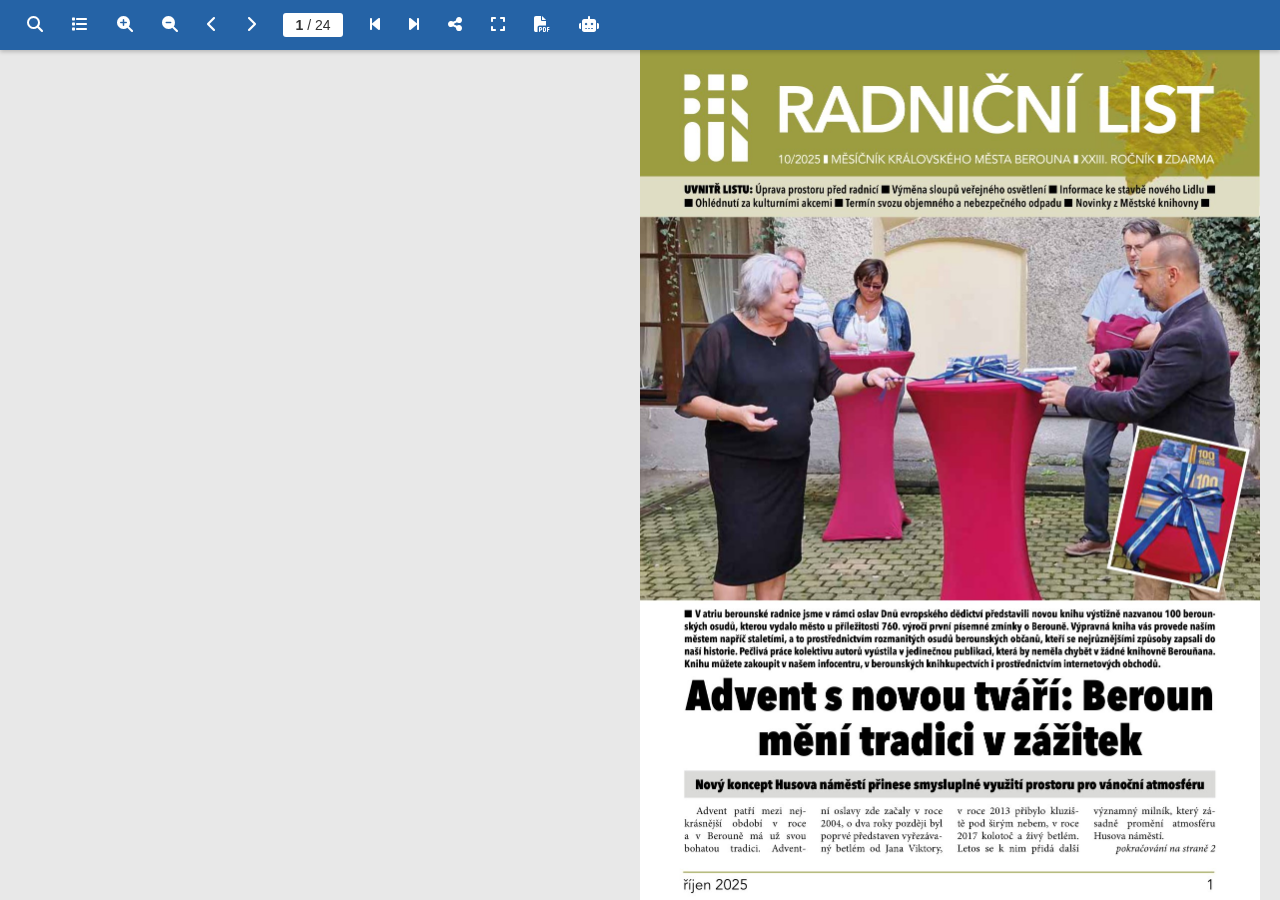
<file: demo/index.html>
<!DOCTYPE html>
<html lang="cs">
<head>
    <meta charset="UTF-8">
    <meta name="viewport" content="width=device-width, initial-scale=1.0, maximum-scale=1.0, user-scalable=no">
    <meta name="apple-mobile-web-app-capable" content="yes">
    <title>bb</title>
    <link rel="stylesheet" href="css/style.css">
    <link rel="stylesheet" href="https://cdnjs.cloudflare.com/ajax/libs/font-awesome/6.4.0/css/all.min.css">
    <!-- Local JS libraries for offline support -->
    <script src="js/jquery-3.6.0.min.js"></script>
    <script src="js/turn.min.js"></script>
    <script src="js/qrcode.min.js"></script>
    <!-- Google Analytics -->
    <script async src="https://www.googletagmanager.com/gtag/js?id=G-XXXXXXXXXX"></script>
    <script>
        window.dataLayer = window.dataLayer || [];
        function gtag(){dataLayer.push(arguments);}
        gtag('js', new Date());
        gtag('config', 'G-XXXXXXXXXX');
    </script>
    <!-- Version: 3.0 - Turn.js with Drag-to-Flip - 2025-10-31 -->
</head>
<body>
    <div id="flipbook-container">
        <!-- Modrý toolbar -->
        <div id="flipbook-toolbar">
            <button id="search-btn" class="toolbar-btn" title="Vyhledávání">
                <i class="fas fa-search"></i>
            </button>
            <button id="menu-btn" class="toolbar-btn" title="Obsah">
                <i class="fas fa-list"></i>
            </button>
            <button id="zoom-in-btn" class="toolbar-btn" title="Přiblížit">
                <i class="fas fa-magnifying-glass-plus"></i>
            </button>
            <button id="zoom-out-btn" class="toolbar-btn" title="Oddálit">
                <i class="fas fa-magnifying-glass-minus"></i>
            </button>
            <button id="prev-page-btn" class="toolbar-btn" title="Předchozí">
                <i class="fas fa-chevron-left"></i>
            </button>
            <button id="next-page-btn" class="toolbar-btn" title="Další">
                <i class="fas fa-chevron-right"></i>
            </button>

            <div id="page-info">
                <span id="current-page">1</span> / 24
            </div>

            <button id="first-page-btn" class="toolbar-btn" title="První stránka">
                <i class="fas fa-backward-step"></i>
            </button>
            <button id="last-page-btn" class="toolbar-btn" title="Poslední stránka">
                <i class="fas fa-forward-step"></i>
            </button>
            <button id="share-btn" class="toolbar-btn" title="Sdílet">
                <i class="fas fa-share-alt"></i>
            </button>
            <button id="fullscreen-btn" class="toolbar-btn" title="Celá obrazovka">
                <i class="fas fa-expand"></i>
            </button>
            <button id="download-pdf-btn" class="toolbar-btn" title="Stáhnout PDF">
                <i class="fas fa-file-pdf"></i>
            </button>
            <button id="ai-summary-btn" class="toolbar-btn" title="AI Shrnutí">
                <i class="fas fa-robot"></i>
            </button>
        </div>

        <!-- Thumbnail sidebar (toggled by menu button) -->
        <div id="thumbnail-sidebar" class="thumbnail-sidebar-hidden">
            <div id="thumbnail-sidebar-content">
                <div class="thumbnail-item" data-page="1"><img src="files/thumb/1.jpg" alt="Stránka 1"><span class="thumb-page-num">1</span></div><div class="thumbnail-item" data-page="2"><img src="files/thumb/2.jpg" alt="Stránka 2"><span class="thumb-page-num">2</span></div><div class="thumbnail-item" data-page="3"><img src="files/thumb/3.jpg" alt="Stránka 3"><span class="thumb-page-num">3</span></div><div class="thumbnail-item" data-page="4"><img src="files/thumb/4.jpg" alt="Stránka 4"><span class="thumb-page-num">4</span></div><div class="thumbnail-item" data-page="5"><img src="files/thumb/5.jpg" alt="Stránka 5"><span class="thumb-page-num">5</span></div><div class="thumbnail-item" data-page="6"><img src="files/thumb/6.jpg" alt="Stránka 6"><span class="thumb-page-num">6</span></div><div class="thumbnail-item" data-page="7"><img src="files/thumb/7.jpg" alt="Stránka 7"><span class="thumb-page-num">7</span></div><div class="thumbnail-item" data-page="8"><img src="files/thumb/8.jpg" alt="Stránka 8"><span class="thumb-page-num">8</span></div><div class="thumbnail-item" data-page="9"><img src="files/thumb/9.jpg" alt="Stránka 9"><span class="thumb-page-num">9</span></div><div class="thumbnail-item" data-page="10"><img src="files/thumb/10.jpg" alt="Stránka 10"><span class="thumb-page-num">10</span></div><div class="thumbnail-item" data-page="11"><img src="files/thumb/11.jpg" alt="Stránka 11"><span class="thumb-page-num">11</span></div><div class="thumbnail-item" data-page="12"><img src="files/thumb/12.jpg" alt="Stránka 12"><span class="thumb-page-num">12</span></div><div class="thumbnail-item" data-page="13"><img src="files/thumb/13.jpg" alt="Stránka 13"><span class="thumb-page-num">13</span></div><div class="thumbnail-item" data-page="14"><img src="files/thumb/14.jpg" alt="Stránka 14"><span class="thumb-page-num">14</span></div><div class="thumbnail-item" data-page="15"><img src="files/thumb/15.jpg" alt="Stránka 15"><span class="thumb-page-num">15</span></div><div class="thumbnail-item" data-page="16"><img src="files/thumb/16.jpg" alt="Stránka 16"><span class="thumb-page-num">16</span></div><div class="thumbnail-item" data-page="17"><img src="files/thumb/17.jpg" alt="Stránka 17"><span class="thumb-page-num">17</span></div><div class="thumbnail-item" data-page="18"><img src="files/thumb/18.jpg" alt="Stránka 18"><span class="thumb-page-num">18</span></div><div class="thumbnail-item" data-page="19"><img src="files/thumb/19.jpg" alt="Stránka 19"><span class="thumb-page-num">19</span></div><div class="thumbnail-item" data-page="20"><img src="files/thumb/20.jpg" alt="Stránka 20"><span class="thumb-page-num">20</span></div><div class="thumbnail-item" data-page="21"><img src="files/thumb/21.jpg" alt="Stránka 21"><span class="thumb-page-num">21</span></div><div class="thumbnail-item" data-page="22"><img src="files/thumb/22.jpg" alt="Stránka 22"><span class="thumb-page-num">22</span></div><div class="thumbnail-item" data-page="23"><img src="files/thumb/23.jpg" alt="Stránka 23"><span class="thumb-page-num">23</span></div><div class="thumbnail-item" data-page="24"><img src="files/thumb/24.jpg" alt="Stránka 24"><span class="thumb-page-num">24</span></div>
            </div>
        </div>

        <div id="flipbook-viewer">
            <div id="flipbook">
                <div class="page"><img src="files/pages/1.jpg" alt="Stránka 1"></div><div class="page"><img src="files/pages/2.jpg" alt="Stránka 2"></div><div class="page"><img src="files/pages/3.jpg" alt="Stránka 3"></div><div class="page"><img src="files/pages/4.jpg" alt="Stránka 4"></div><div class="page"><img src="files/pages/5.jpg" alt="Stránka 5"></div><div class="page"><img src="files/pages/6.jpg" alt="Stránka 6"></div><div class="page"><img src="files/pages/7.jpg" alt="Stránka 7"></div><div class="page"><img src="files/pages/8.jpg" alt="Stránka 8"></div><div class="page"><img src="files/pages/9.jpg" alt="Stránka 9"></div><div class="page"><img src="files/pages/10.jpg" alt="Stránka 10"></div><div class="page"><img src="files/pages/11.jpg" alt="Stránka 11"></div><div class="page"><img src="files/pages/12.jpg" alt="Stránka 12"></div><div class="page"><img src="files/pages/13.jpg" alt="Stránka 13"></div><div class="page"><img src="files/pages/14.jpg" alt="Stránka 14"></div><div class="page"><img src="files/pages/15.jpg" alt="Stránka 15"></div><div class="page"><img src="files/pages/16.jpg" alt="Stránka 16"></div><div class="page"><img src="files/pages/17.jpg" alt="Stránka 17"></div><div class="page"><img src="files/pages/18.jpg" alt="Stránka 18"></div><div class="page"><img src="files/pages/19.jpg" alt="Stránka 19"></div><div class="page"><img src="files/pages/20.jpg" alt="Stránka 20"></div><div class="page"><img src="files/pages/21.jpg" alt="Stránka 21"></div><div class="page"><img src="files/pages/22.jpg" alt="Stránka 22"></div><div class="page"><img src="files/pages/23.jpg" alt="Stránka 23"></div><div class="page"><img src="files/pages/24.jpg" alt="Stránka 24"></div>
            </div>
        </div>
    </div>

    <!-- Search overlay -->
    <div id="search-overlay" style="display: none;">
        <div class="search-modal">
            <h2>Vyhledávání</h2>
            <input type="text" id="search-input" placeholder="Zadejte hledaný text...">
            <div id="search-results"></div>
            <button id="search-close-btn">Zavřít</button>
        </div>
    </div>

    <!-- AI Summary overlay -->
    <div id="ai-summary-overlay" style="display: none;">
        <div class="search-modal">
            <h2>🤖 AI Shrnutí Zpravodaje</h2>
            <div id="ai-summary-content">
                <p style="text-align: center; color: #666;">
                    <i class="fas fa-spinner fa-spin" style="font-size: 24px;"></i><br>
                    Generuji shrnutí pomocí AI...
                </p>
            </div>
            <button id="ai-summary-close-btn">Zavřít</button>
        </div>
    </div>

    <!-- Menu overlay -->
    <div id="menu-overlay" style="display: none;">
        <div class="search-modal">
            <h2>📑 Obsah</h2>
            <div id="menu-content"></div>
            <button id="menu-close-btn">Zavřít</button>
        </div>
    </div>

    <!-- Share overlay with QR code -->
    <div id="share-overlay" style="display: none;">
        <div class="search-modal share-modal">
            <h2>Sdílet</h2>
            <div id="share-content">
                <div id="qr-code-container" style="text-align: center; margin: 20px 0;">
                    <div id="qrcode"></div>
                    <p style="margin-top: 10px; font-size: 12px; color: #666;">QRCode</p>
                </div>
                <div style="margin: 20px 0;">
                    <label style="display: block; margin-bottom: 8px; font-weight: 500; color: #333;">Sdílet:</label>
                    <div style="display: flex; gap: 8px;">
                        <input type="text" id="share-url-input" readonly style="flex: 1; padding: 10px; border: 1px solid #ddd; border-radius: 4px; font-size: 14px;">
                        <button id="copy-url-btn" style="padding: 10px 20px; background: #2563a6; color: white; border: none; border-radius: 4px; cursor: pointer; font-size: 14px;">
                            Kopírovat
                        </button>
                    </div>
                </div>
            </div>
            <button id="share-close-btn">Zavřít</button>
        </div>
    </div>

    <!-- Zoom menu overlay -->
    <div id="zoom-menu-overlay" style="display: none;">
        <div class="search-modal zoom-menu-modal">
            <h2>🔍 Přiblížení</h2>
            <div id="zoom-menu-content">
                <p style="text-align: center; margin-bottom: 20px; color: #666;">
                    Aktuální: <strong id="current-zoom-display">100%</strong>
                </p>
                <div class="zoom-options">
                    <button class="zoom-option-btn" data-zoom="0.5">50%</button>
                    <button class="zoom-option-btn" data-zoom="0.75">75%</button>
                    <button class="zoom-option-btn active" data-zoom="1">100%</button>
                    <button class="zoom-option-btn" data-zoom="1.25">125%</button>
                    <button class="zoom-option-btn" data-zoom="1.5">150%</button>
                    <button class="zoom-option-btn" data-zoom="2">200%</button>
                    <button class="zoom-option-btn" data-zoom="2.5">250%</button>
                    <button class="zoom-option-btn" data-zoom="3">300%</button>
                </div>
                <div style="margin-top: 20px;">
                    <label style="display: block; margin-bottom: 10px; font-weight: 500; color: #333;">Vlastní:</label>
                    <input type="range" id="zoom-slider" min="50" max="300" value="100" step="25" style="width: 100%;">
                    <div style="display: flex; justify-content: space-between; font-size: 12px; color: #666; margin-top: 5px;">
                        <span>50%</span>
                        <span>300%</span>
                    </div>
                </div>
            </div>
            <button id="zoom-menu-close-btn">Zavřít</button>
        </div>
    </div>


    <script>
        const totalPages = 24;
        // Embedded search data for offline use
        const searchDataEmbedded = {
  "pages": {
    "1": "UVNITŘ LISTU: Úprava prostoru před radnicí Bl Výměna sloupů veřejného osvětlení Il Informace ke stávbě nového Lidlu\nm Ohlédnutí za kulturními akcemi l Termín svozu objemného a nebezpečného odpadu Il Novinky z Městské knihovny l\n\nME Vatriu berounské radnice jsme v rámci oslav Dnů evropského dědictví představili novou knihu výstižně nazvanou 100 beroun-\nských osudů, kterou vydalo město u příležitosti 760. výročí první písemné zmínky o Berouně. Výpravná kniha vás provede naším\nměstem napříč staletími, a to prostřednictvím rozmanitých osudů berounských občanů, kteří se nejrůznějšími způsoby zapsali do\nnaší historie. Pečlivá práce kolektivu autorů vyústila v jedinečnou publikaci, která by neměla chybět v žádné knihovně Berouňana.\nKnihu můžete zakoupit v našem infocentru, v berounských knihkupectvích i prostřednictvím internetových obchodů.\n\nAdvent s novou tváří: Beroun\nmění tradici v zážitek\n\nNový koncept Husova náměstí přinese smysluplné využití prostoru pro vánoční atmosféru\n\nAdvent patří mezi nej- ní oslavy zde začaly v roce — v roce 2013 přibylo kluziš- — významný milník, který zá-\nkrásnější období v roce 2004,o dva roky později byl — tě pod širým nebem, v roce sadně promění atmosféru\na v Berouně má už svou — poprvé představen vyřezáva- — 2017 kolotoč a živý betlém. — Husova náměstí,\nbohatou tradici. Advent- ný betlém od Jana Viktory, | Letos se k nim přidá další pokračování na straně 2\n\nříjen 2025 1",
    "2": "zpravodajství\n\nAdvent s novou tváří: Beroun\nmění tradici v zážitek\n\ndokončení ze strany 1\n\nVe spolupráci s. architekty\nz ateliéru pH faktor začalo vede-\nní města a pověření zaměstnanci\nměstského úřadu už krátce po\nskončení loňského adventu při-\npravovat zcela novou podobu be-\nrounského adventu. Výsledkem\nje modernější, přehlednější a pří-\njemnější prostor pro setkávání.\nz bude opravdu mnoho.\nAť již nové umístění vánočního\nstromu, přesun pódia pro kultur-\n\nní akce k soše mistra Jana Husa,\ndřevěných boudiček před radnici\nnebo rozložení kluziště v horní\nčásti náměstí“ odhalila některé\nz chystaných změn starostka Soňa\n\nChalupová.\nVizualizaci nového — pojetí\nberounského adventu si blíže\n\nmůžete prohlédnout na str. 4\nRadničního listu. „Jedná se o fi-\nnální podobu rozmístění stánků\na atrakcí na náměstí, Vyžádá-hi si\n\nto situace, může dojít ještě k drob-\n\nZáměr výstavby prodejny Lidl\nna Závodí je opět aktuální\n\nV rámci řešení úpravy kři-\nžovatky Pražská x Lidická, kte-\nrá je jednou z nejvytíženějších\nkřižovatek v Berouně a záro-\nveň také jedním z míst, kde se\nstává nejvíce nehod, se znovu\nzačalo jednat o záměru výstav-\nby nové prodejny Lidl, který\nbyl již jednou zrušen.\n\n„Oslovili jsme | majitele\nokolních objektů, kterých by\nse stavební úprava křižovatky\ndotkla, mimo jiné i společnost\nLidl, které patří jeden z domů\nu křižovatky. Na závěr jednání\njsme se zástupců společnosti\nzeptali, zda by se nechtěli vrátit\nke svému původnímu projek-\ntu postavit za svým objektem\nprodejnu, od kterého původně\nodstoupili. Tato otázka se se-\ntkala s kladným ohlasem, spo-\nlečnost Lidl projevila zájem\nopět se k tomuto záměru vrá-\ntit, a to velmi iniciativně,“ po-\n\npsal novou situaci berounský\nmístostarosta Michal Mišina.\nNa svém srpnovém jed-\nnání schválili berounští rad-\nní memorandum o společné\npodpoře města a společnosti\nLidl při realizaci křižovatky\nPražská x Lidická a výstavby\nnové prodejny. Pokud vše pů-\njde dobře, mohli by se obyva-\ntelé Závodí brzy dočkat nové\nprodejny, která v této části\nměsta chybí. Obchodní řetě-\nzec již má zpracovanou pro-\njektovou dokumentaci, jejíž\nsoučástí je i dopravní napo-\njení na uvedenou křižovatku.\nPřípravu a realizaci obou zá-\nměrů — rekonstrukci zmíněné\nkřižovatky a výstavbu nové\nprodejny — bude potřeba vzá-\njemně koordinovat, a to i ve\nspolupráci se Středočeským\nkrajem, který je vlastníkem\npředmětných komunikací. I\n\nným úpravám pro spokojenost\nnávštěvníků náměstí. Ve studii\n\nnení jedna drobnost, která bude\npřekvapení až na zahájení adven-\ntu, tedy na neděli 30. listopadu,“\ndoplnil místostarosta Michal Mi-\nšina. Stále se tedy dolaďují detaily,\n\nSlovo starostky\n\nMilí sousedé,\n\npo klidném létě jsme rovný-\nma nohama skočili do prvního\npodzimního měsíce a rovnou\ndo středu kulturních akcí. Září\nuž tradičně znamená v kultu-\nře dokončení letních, většinou\npoklidných aktivit doplňujících\ndobu prázdnin a dovolených\na start těch celý rok nejvíce oče-\nkávaných kulturních akcí.\n\nZa prázdninami jsme se\nohlédli 20. ročníkem závodů\ndračích lodí. Víkend na řece\ni přes několikrát opakovanou\nnepřízeň počasí se určitě vyda-\nřil, přeci voda pod sebou a nad\nsebou se nevylučuje.\n\nVítězství si odnesla posádka\nSutor Global, ale obecně patří\núcta všem, kteří se o titul celý\nden v rozjíždkách snažili.\n\nPerličkou závodů jednotli-\nvých posádek je vložený závod\nlodí měst, tento závod letos po\nmnoha vítězstvích © Berouna\nvpředchozích letech vyhrála loď\nměsta Králův Dvůr. Upřímně\nborcům ze sousedního spřáte-\nleného města gratulujeme a už\nteď se chystáme na odvetu příští\npodzim.\n\nDruhý zářijový týden již tra-\ndičně patří Dnům evropského\ndědictví a v Berouně podzim-\nním hrněířským trhům. Ty le-\ntos velmi úspěšně proběhly již\npo devětadvacáté! Tedy za rok\nbudeme i s Voloďou a Jolanou\nIzbickými, pořadateli této akce\nznámé daleko za hranicemi ne-\njen města ale i naší republiky,\nslavit kulaté 30. narozeniny. To\nje opravdová výzva a těším se, co\npro nás na následujícím ročníku\noba keramičtí nestoři připraví.\nPři procházce trhem si říkám, že\nnic hezčího už najít nemohou,\n\nale hlavní cíl zůstává. „Chceme\ndát našemu adventu nový, svěží\nráz, ale aby si zároveň uchoval\nsvé tradiční kouzlo. Věříme, že se\nbude Berouňanům i návštěvní-\nkům města líbit,“ dodal závěrem\nmístostarosta Dušan Tomčo. Ml\n\nhl\nale každý rok mne překvapí. Tak\nbudu zvědavá na jubilejní roč-\nník trhů.\n\nDalší zářijový víkend nabízel\nkulturní program pro velmi ši-\nroké spektrum publika, v sobotu\nuž opravdu tradiční rockový fes-\ntival Letorosty s opět hvězdným\nobsazením, pro mladší i starší\npříznivce nejen tohoto žánru,\nProtože srovnávejte The Tap Tap\na Pražský výběr... A v neděli\npoklidné a přátelské Soused-\nské slavnosti v areálu městské\nknihovny v kasárnách.\n\nMilí Berouňáci, věřím, že\ni vás nabídka, jak si užít volného\nčasu společně se sousedy a přá-\nteli v krásném prostředí různých\nčástí našeho města oslovila, a že\njste se opravdu se svými kama-\nrády a blízkými setkávali a trávi-\nli čas. Tyto společné chvíle jsou\nzákladem, na němž je tvořena\nobčanská společnost a trvalé\nsoužití lidí v komunitě. Z toho\nvzniká dlouholetá historie měs-\nta. Historii komunity netvoří\nizolované politické události, tu\ntvoří život lidí, kteří jsou základ-\nními prvky této společnosti.\n\nPřeji vám všem krásný pod-\nzim a prosím, pamatujte, že\n7. října začíná další z beroun-\nských kulturních milníků — 43.\nročník Mezinárodního hudeb-\nního festivalu Talichův Beroun.\nJste srdečně zváni!\n\nSoňa Chalupová, starostka\n\nříjen 2025",
    "3": "zpravodajství\n\n=\n\n: i\n\nRekonstrukce ulic u bývalé Tiby\nB p |\n\nM Až do poloviny prosince bude uzavřena ulice U Archivu, kde se\npracuje na přeložkách inženýrských sítí.\n\nkvě © NA bů ca a z7$\nPon n mé 9 PL\nE Vulici Tovární vzniknou po dokončení rekonstrukce nová par-\nkovací místa a komunikace bude opět obousměrná.\n\nDen zdraví v Berouně\n\nDen zdraví v Berouně s OZP se uskuteční dne 3. 10. od 08:00- 15:00\nv mobilním stánku zdravotní pojišťovny umístěném v átriu radnice. Ve-\nřejnost si při této příležitosti může nechat změřit složení těla, zkontrolo-\nvatzrak a bude k dispozici také klientský servis zdravotní pojišťovny OZP.\nOprava lávky Na Ptáku\n\nAž do 20. října bude probíhat oprava lávky Na Ptáku včetně zábradlí.\nZtohoto důvodu došlo k částečnému omezení provozu. Prosíme všechny\ncyklisty, aby před lávkou sesedli z kola a předešli tak kolizním situacím\npři průjezdu stavbou.\nVýměna kabelů vysokého napětí\n\nS částečným omezením provozu je potřeba počítat také v centru\nměsta, a to z důvodu výměny kabelů vysokého napětí mezi trafostanicí\nu „Konírny“ v ulici Na Příkopě a trafostanicí v areálu berounské pekárny.\nAž do 28. listopadu bude uzavřen chodník na mostě přes náhon Beroun-\nky u restaurace Na Venediku.\n\nUzavření průjezdu do České ulice\n\nVneděli 5. října bude zcela uzavřen průjezd mezi ulicemi Na Příkopě\na Čertovka z důvodu napojení nového multifunkčního objektu na inže-\nnýrské sítě. Pro řidiče to znamená, že neprojedou z ulice Na Příkopě do\nČeské ulice. V úseku za berounskou radnicí a Čertovka bude obousměr-\nný provoz. V dalších dnech, až do 8. října, bude provoz ještě částečně\nomezen, ale oblast již bude průjezdná. Ml\n\nModernizace veřejného\nosvětlení na Velkém sídlišti\n\nDruhý týden v září začala na\ntřídě Míru výměna sloupů veřejné-\nho osvětlení za úsporná LED světla\nvčetně kabelového vedení a nových\nasfaltových povrchů chodníku.\nPrvní etapa zahrnovala úsek od\nkřižovatky s Košťálkovou ulicí až\npo odbočku na parkoviště k Pen-\nny Marketu a součástí byly i nové\nvstupy do bytových domů. Na ni\nv době uzávěrky Radničního listu\nnavázala další etapa, která bude\npokračovat až za autobusovou za-\n\nstávku Velké sídliště. Ta zůstane po\ndobu stavebních prací v provozu.\nNásledně budou v průběhu října\ninstalovány nové sloupy až po kři-\nžovatku ulic třída Míru, Pod Ho-\nmolkou a Jungmannova. Výměna\nveřejného osvětlení v posledním\núseku končícím u křižovatky ulic\nJungmannova a Štěpánkova je plá-\nnována na listopad, pokud samo-\nzřejmě počasí dovolí. Investorem\ncelé akce je město Beroun a zhoto-\nvitelem společnost AVE. l\n\nE Výměna sloupů veřejného osvětlení na třídě Míru zahrnuje\ni nové chodníky a vstupy do bytových domů.\n\nDopravní změna před radnicí\n\nV září došlo k plánovanému\nomezení průjezdu pro běžnou au-\ntomobilovou dopravu v prosto-\nru před radnicí, kde byly z obou\nstran instalovány litinové zahra-\nzovací sloupky. Výjimku mají\npouze svatební obřady a vybrané\nakce. Vedení města se k tomuto\nopatření rozhodlo přistoupit na\nzákladě řady anket a podnětů od\nobčanů s cílem zklidnit dopravu\n\na zvýšit bezpečnost chodců v čás-\nti náměstí, kde je jejich pohyb\nnejintenzivnější — kvůli umístě-\nní radnice i sousedního super-\nmarketu a banky. Uzavřená část\nHusova náměstí nabídne další\nmožnosti, jak tento prostor více\nvyužívat pro jiné aktivity. Připra-\nvuje se například nová podoba\nadventních trhů, s níž se můžete\nseznámit na straně 4. Bl\n\nříjen 2025",
    "4": "říjen 2025\n\nNová podoba vánočního\n\n7 w\n\nHusova náměstí ve vizualizaci\n\nIE Advent v Berouně bude letos v úplně novém kabátu. V přiložené vizualizaci se můžete blíže seznámit se změnami, které navrhli architekti ve spolupráci se zástupci města. Upozorňujeme,\nže se jedná o verzi, na které se stále ještě pracuje, takže do zahájení adventu ještě dojde k dílčím úpravám.To hlavní ale zůstává. Dojte k několika zásadním změnám. Vánoční strom bude nově\numístěn v západní části trávníku, tedy více do středu náměstí. Nové stanoviště získá i kluziště, které bude nově postavené v horní části. Naopak uzavření prostoru před radnicí pro automobily\numožnilo lépe využít toto prostranství. Také pódium pro kulturní akce bude nově situované blíže k radnici. Některé novinky nechceme předem prozrazovat a necháváme si je jako překvapení\npro zahájení adventu, které se uskuteční v neděli 30. listopadu.\n\nzprávy",
    "5": "školství\n\n9 : : =\nM Tři první třídy otevřela Jungmannova základní škola, kam na- © M Nejvíce dětí se zapsalo do 2. základní a mateřské školy v Preislero-\nstoupilo 1. září celkem 56 prvňáčků. věulici, kde 1. září přivítali 82 nových prvňáčků.\n\nM Celkem 53 dětí nastoupilo do tří prvních tříd v základní škole © M Berounští prvňáčci dostali od města jako dárek Knížku o psech.\nna Wagnerově náměstí. VZŠ Závodí přivítal 35 malých školáčků místostarosta Dušan Tomčo.\n\nZákladní škola VIA Beroun v novém\n\nPrvního září se slavnostně otevřel nový kampus soukromé mateřské, základní a střední školy VIA BEROUN. Slavnostního otevření se zúčastnila\ntaké berounská starostka Soňa Chalupová a senátor Jiří Oberfalzer. Tato škola ve městě funguje od roku 2021, nový školní rok již zahájila v nových\nprostorách v areálu bývalé Tiby, kde jsou tři třídy v mateřské škole, sedm tříd na prvním stupni a dvě šesté třídy. Dvě třídy prvního ročníku čtyřle-\ntého gymnázia se nachází v nové budově přes ulici, u sjezdu z dálnice D5.8\n\nříjen 2025 5",
    "6": "zpravodajství\n\nPředstavujeme novou knižní novinku\n\n100 BEROUNSKÝCH OSUDŮ\n\nDlouho očekávaná knižní novinka 100 berounských osudů byla v so-\nbotu 13. září v atriu berounské radnice slavnostně představena veřejnosti\nv rámci oslav Dnů evropského dědictví.\n\nVýpravnou a svým obsahem unikátní publikaci vydalo město u pří-\nležitosti 760. výročí první písemné zmínky o Berouně. K dobré náladě\nzahrála poberounská kapela Třehusk, která svými líbivými písněmi vy-\nprovodila knihu společně se starostkou Soňou Chalupovou na cestu ke\nčtenářům.\n\nTéto výjimečné události se vedle představitelů města, autorů knihy\na dalších hostů zúčastnili také příbuzní osobností například syn akade-\nmického malíře Václava Živce, s jehož dílem se můžeme setkat na mnoha\nmístech Berouna. Na očích veřejnosti dodnes stojí Smetanův památník\nv Pakostově sadu, z jeho dílny vyšla rovněž bronzová busta legionáře Jo-\nsefa Jonáše v atriu radnice.\n\nSto knižních medailonků je věnováno jak berounským rodákům, tak\ni dalším osobnostem, které v Berouně žily, pracovaly, tvořily nebo se jím\ninspirovaly, ať už jde o umělce, spisovatele, hudebníky, vědce, sportovce,\npedagogy, podnikatele či veřejné činitele. Na 144 stranách najdou čtenáři\nvedle poutavých textů také portrétní a dobové fotografie, řadu historic-\nkých dokumentů či ukázek z tvorby. Knihu ocení nejen berounští patrioté\na může být i krásným dárkem. Zakoupíte ji v infocentru, berounských\nknihkupectvích i vinternetových obchodech.\n\nDo osudů berounských osobností můžete nahlédnout i prostřednic-\ntvím výstavy ve venkovní galerii Pěší zóna v Palackého ulici, která nabízí\nvybrané ukázky z knihy a potrvá až do konce roku 2025. B\n\nPo slavnostním křtu nové knihy 100 berounských osudů při-\nšel berounské starostce dopis od Václava Živce, syna malíře\na sochaře Václava Živce:\n\nVážená paní starostko Chalupová,\n\nchtěl bych vám alespoň takto poděkovat jménem své rodiny a jsem si jistý\nimého otce za velmi hezky a plně prožitý sluncem a vzpomínkami naplněný den.\n\nUž cesta od parkoviště Českou ulicí, kde stojí rodný dům otce, náměstí\nnaplněné nevšední přehlídkou lidské tvořivosti a umu, Vaše projevy ve mně\nvyvolaly vzpomínky na otcovy debaty v našem žižkovském bytě s dalším be-\nrounským rodákem, spisovatelem Hamplem a jeho manželkou, básníkem\nLadislavem Stehlíkem, skladatelem Janem Schneeweisem, paní „Fáfinkou“\nNezvalovou a mnoha dalšími.\n\nSamozřejmě jsem byl náctiletým, pasivním posluchačem a bohužel pro-\nbírali události a osobnosti, které pro mě byly naprosto neznámé. Přesto ve\nmně zůstal dojem, že je pojila právě příslušnost k berounskému společenství\najejich umělecká díla a pedagogická činnost, zejména za první republiky, oku-\npace a poválečné obnovy školství.\n\nPro mě to byla životní učebnice krásy českého jazyka, logického vyjadřo-\nvání, estetiky diskuze, renesančních vědomostí zúčastněných. Jejich osobní\nhistorický prožitek by měl být pro naše a další generace vodítkem pro rozho-\ndování o současnosti a budoucnosti.\n\nOtcova fotografie, uveřejněná v dokonale obsahově i technicky zvládnuté\nknize, byla pořízena právě při těchto debatách. Roh obrazu, který je vidět na\nfotografi, visí u nás v ložnici. Na vysvětlenou, táta tvrdil, že pokud si pověsíte\nobraz v ložnici ne nad sebe, ale proti a první ranní pohled na něj vás uspokojí\na nabije optimismem do celého dne, pak obraz splnil svůj cíl, který chtěl umě-\nlecvyjádřit. Vopačném případě neznamená, že jej zavrhnete, ale najdete jiné\nmísto příhodné ke stylu jeho prezentace.\n\nJeště jednou veliký dík.\n\nS pozdravem JUDr. Vádav Živec s rodinou\n\nM Slavnostní křest si nenechal ujít ani Václav Živec, jehož otci je\nv knize také věnován jeden z medailonků.\n\nM Výstava v galerii Pěší zóna přináší ochutnávku z nové knihy.\n\nříjen 2025",
    "7": "zpravodajství\n\nDny evropského dědictví a Hrnčířské trhy\n\nMáme za sebou jeden z nejrušnějších víkendů v roce. Druhý záři-\njový víkend patřil v Berouně opět Dnům evropského dědictví a Hrn-\nčířským trhům. Lidé měli možnost navštívit zpřístupněné památky,\n\nA nechyběly ani soutěže. Starostka Soňa Chalupová nejprve oce-\nnila porotou vybrané nejlepší stánky na Hrnčířských trzích. Následně\npředala dary dětským vítězům soutěže, kterou každoročně vyhlašuje\n\njako například obě\nberounské brány, rad-\nnici s vystaveným sta-\nrostenským | řetězem\na kronikami, Kapli\nBolestné Panny Ma-\nrie, kostel sv. Jakuba či\nZábranský kostel.\n\nTisíce lidí navští-\nvily v centru Berouna\nstánky s keramikou,\nkterých bylo zhruba\n400. Vyhlášené Hrn-\nčířské trhy se konaly\njiž po devětadvacáté.\nKdo si chtěl trochu\nodpočinout od davu\nlidí, mohl navštívit\nnám. Joachima Ba-\nrranda, kde se v so-\nbotu konala akce na-\nzvaná Od renesance\nk baroku plná hudby,\nkejklířů, divadla a zá-\nžitků.\n\nME Vrámci oslav Dnů evropského dědictví\nvzlétl v sobotu nad městem balon s nápi-\nsem připomínajícím letošní 760. výročí\nBerouna.\n\nM Starostka Soňa Chalupová v rámci Dnů evropského dědictví\npředala ocenění vítězům výtvarné soutěže vyhlášené Muzeem\nberounské keramiky.\n\nIE Hrnčířské trhy nabídly opět zajímavou keramiku od šikovných\nmistrů svého řemesla.\n\nMuzeum berounské keramiky. 8\n\nPrvní zářijový víkend se na\nBerounce konal již 20. ročník\nzávodů dračích lodí Berounský\ndrak 2025. Letos se hlavních zá-\nvodů zúčastnilo celkem 39 posá-\ndekaz vítězství se radovaly týmy\nSutor Global (1. místo), Dycky\ndraci na salámu (2. místo) a Ka-\nmarádi Berounky (3. místo).\n\nPohár partnerských měst,\nkterý je vloženým závodem\ndračích lodí Berounský drak,\nměl letos velmi dramatický\nprůběh. Posádka města Beroun\ns číslem 3 ztratila vedení těsně\npřed cílem a vítězství tak vy-\nbojovalo město Králův Dvůr\ns číslem 2 rozdílem 7 desetin\nvteřiny.\n\nTřetí místo patří městysu\nLiteň (číslo 1), jehož posádka\npři svém premiérovém startu\nzajela závodní trať rovněž pod 1\nminutu. Čtvrté dojelo partner-\nské město Berouna Brzeg. Ceny\n\nIE Pádel se chopili i zástupci partnerského města Brzeg.\n\nzúčastněným posádkám předá-\nvala starostka Soňa Chalupová\na místostarosta Michal Mišina.\n\nPro delegaci z Brzegu byla\núčast na závodech úžasným\nzážitkem. Soutěžením ale je-\njich návštěva nekončila. Den\npřed závodem si hosté z Brze-\ngu prohlédli město, navštívili\nslužebnu městské policie a se-\nznámili se s činností městské\npolicie. Hosté v rámci progra-\nmu navštívili Tetín, novou ex-\npozici těžby vápence, prohlédli\nsi tetínské kostely a krásné\nvyhlídky na řeku a město Be-\nroun. Kromě mnoha fotografií\nsi odváželi nezapomenutelné\nzážitky. Při závěrečném vřelém\nloučení se místostarosta Dušan\nTomčo a zástupce. starostky\nPiotr Tarapata shodli na pod-\npoře spolupráce obou měst, ze-\njména v oblasti sportu, kultury\na mládeže. I\n\nříjen 2025",
    "8": "příspěvky zastupitelů\n\nMyslete na budoucnost\n\nVážení Berouňáci, dovolte mi, abych právě v tomto čase upozornil na to, že\njsou před námi důležité volby do Poslanecké sněmovny, které mají významný\nvliv na budoucnost naší země a samozřejmě i našeho města. Je to příležitost, jak.\nprojevit svůj názor, ovlivnit měření politiky a rozhodovat o věcech, které se týka-\nJí nás všech. Jako je vzdělávání, bydlení, obrana naší země, péče o zdraví a další.\n\nZvažte své volební právo a zapojte se do tohoto klíčového procesu. Nevolte\npouze podle momentálních emocí či populistických hesel, ale pečlivě si uvě-\ndomte možný dopad svého hlasu. Přečtěte si programy kandidátů, diskutujte\nsblízkými, pobavte se o jejich názorech a hodnotách. Váha našeho názoru a hla-\nsu je často právě ve volbách a spojena s odpovědností za naši společnou zemi.\n\nNepodceňujte sílu svého hlasu. V minulých volbách byla sice v Berouně\núčast lehce nadprůměrná, 66% procent, což představuje necelých deset tisíc\nvoličů. Ale letos slýchám od Berouňáků, že snad raději k parlamentním volbám\nani nepůjdou. Připomínám tedy, že i pouhých pár hlasů může rozhodnout o ví-\ntězství či porážce kandidátů či politických stran, které budou určovat zákony,\nrozpočet či směřování našich měst, obcí i celého státu. Volby jsou nejen právo,\nale i povinností každého občana, který chce aby jeho hlas byl slyšet a důrazně\nříci, jakou společnost si představuje.\n\nNezůstávejte stranou. Zapojte se, jděte k volebním urnám a vyslovte svůj ná-\nzor. Pokud máte možnost, podpořte kandidáty či iniciativy, které sdílí vaše hodno-\ntya přesvědčení. Vaším hlasem můžete přispět k lepší budoucnosti, spravedlivější\nspolečnosti nebo odpovědnějšímu vztahu k přírodě a veřejnému prostoru.\n\nM\n\nt její další směřování. Nezapomeňte, že každý hlas má váhu, a společ\nmůžeme dosáhnout pozitivních změn. Volební den je naším právem i povin-\nností. Využijte ho zodpovědně, s vědomím, že změny začínají právě u každého\njednoho z nás. Děkuji za vaši odpovědnost vztah k našemu městu i celé zemi.\n\nS úctou a přáním úspěšných voleb, Dušan Tomčo, Nezávislí Berouňáci\n\nÚzemní plán a jeho změny\n\nÚzemní plán je jeden z hlavních nástrojů, jak může město ovlivňovat svůj\nbudoucí rozvoj a chránit prostředí, které by mělo zůstat zachováno pro veřejnou\npotřebu, vybavenost i zeleň. Jeho pořízení se řídí zákonem a je vždy transpa-\nrentní. Současný územní plán byl schválen v roce 2017 a v roce 2018 změnami\nč.1a2 revidován.\n\nKlíčovým bodem změny č. 3,z roku 2021 byla ochrana stávajících bytových\nsídlišť před dalším zahušťováním bytovou výstavbou. Změna č. 4a připravila\npodmínky pro novostavbu obchodu s potravinami na Závodí.\n\nV zatím poslední změně č. 4, schválené v září, město mimo jiné zamezilo\nnavyšování bytových jednotek v rodinných domech s nedostatečnou plochou\nzeleně a parkování.\n\nNyní připravujeme změnu č. 5, která zdařilou územní studii na Suchých Lu-\nkách promítne do územního plánu města a zaručí tak etapizaci a postupný roz-\nvoj lokality s dostatečným množstvím zeleně a občanské vybavenosti. Současně\npřipravujeme i změnu č. 6, která má prověřit kompletní dopravní řešení města\nvčetně tras pro klíčové dopravních stavby.\n\nV červnu zastupitelstvo, schválilo pro obě změny návrh zadání. To tvoří\npodněty od odborů města nebo občanů, které vybraný architekt a urbanista\nprověří. Zadání územního plánu nesmí předurčovat jeho řešení. Je to pouze\nseznam bodů, které se budou vyhodnocovat ve smyslu urbanistickém, tech-\nnickém i vlivu na životní prostředí. Při zpracování architekt vyhodnotí co, ze\nzadání Ize nebo nelze použít a přechází v dialog s pořizovatelem.\n\nPo zpracování návrhu následuje společné projednání, kde se k územnímu\nPlánu vyjadřují dotčené orgány státní správy z hlediska dopravy, ochrany ži-\nvotního prostředí, veřejného zájmu.. .atd. Po zpracování připomínek a námitek\npak bude následovat veřejné projednání územního plánu. Zde se může vyjá-\ndřit každý občan města nebo dotčený vlastník nemovitosti, S připomínkami\ni námitkami se musí architekt i pořizovatel vypořádat a pak teprve vede cesta\nk předložení finální verze změny územního plánu zastupitelstvu ke schválení.\nJednotlivé návrhy budou zveřejněny na stránkách města a zapojení veřejnosti\nje více než vítané,\n\nIrena Mastná, Hnutí ANO 2011\n\nZměna územního plánu číslo 6. Proč se připravuje\ndalší rozšiřování zastavitelného území města?\n\nPovažujeme za důležité informovat veřejnost, že zastupitelstvem proběhla\nvelmi rychle dvě důležitá hlasování o změně územního plánu města Beroun.\nSoučasné vedení města, které drží koalice ODS+ANO+Nezávislí Berouňáci,\n\ntěsnou většinou schválilo návrh na změnu ÚP (územního plánu) číslo 6, která\nvýznamně rozšiřuje zastavitelné území města Beroun.\n\nCelá změna číslo 6 je zabalena jako klíčová pro přípravu obchvatu jak na\nseveru, tak i na jihu města. Bohužel je s ní spojena řada změn na pozemcích,\nkteré nijak nesouvisí s obchvaty, ale pouze navrhují novou a další výstavbu. Již\nna březnovém jednání zastupitelstva jsme za Beroun sobě zdůrazňovali rizika\nzáměru rozšířit zastavitelná území i do lokality pod Dědem, Na Podole a dal-\nších. Byli jsme ujištění, že samotný návrh na pořízení změny povede pouze\nk prověření vhodnosti lokalit.\n\nO to více nás zaskočilo, že již v červnu jsme do zastupitelstva dostali k hla-\nsování změnu ÚP č. 6, tentokrát v kroku „Zadání změny ÚP č. 6, přitom ma-\nteriál neobsahoval žádné nové informace nebo odborná stanoviska. Opět bylo\nschváleno jen 13 z 21 zastupitelů. Nyní tedy zbývá již jen projednání s veřejností\na finální hlasování na ZM. Vedení města má samozřejmě právo a zároveň od-\npovědnost měnit ÚP podle nových aktuálních potřeb, přesto nám připadá\naktuální potřeba města není se dále rozšiřovat. Věříme, že je třeba výstavbu brz-\ndit a nejprve doplnit chybějící infrastrukturu - školky, školy, cesty, posílit zdroje\nzásobování pitnou vodou a další,\n\nChtěli bychom proto vyvolat veřejnou diskuzi a ptát se: víte o záměru dále\nrozšiřovat zastavitelné plochy města? Souhlasíte s rozhodnutím vedení města,\nnebo si myslíte, že nejprve je třeba připravit infrastrukturu?\n\nPohodový podzim, Hana Kašparová, Eva Kotrčová, Barbora Skálová,\nMartin Veselý a Adam Voldán, zastupitelé za Beroun Sobě\n\nEtický kodex zastupitelů - závazek vůči občanům\n\nNa zářijovém jednání zastupitelstva jsme předložili a prosadili návrh na pří-\npravu Etického kodexu člena zastupitelstva města Berouna. Proč to považujeme\nza důležité? Zastupitelé nehovoří jen sami za sebe svým vystupováním nave-\nnek reprezentují celé město. Občané mají právo očekávat, že jejich zastupitelé\nbudou jednat důstojně, férově a s respektem = a to jak mezi sebou, tak i směrem\nk veřejnosti. Kodex nebude trestním řádem, ale spíše dobrovolným rámcem\nslušného a odpovědného chování, který posílí důvěru v místní samosprávu.\n\nNaším cílem není řešit jednotlivé spory, ale nastavit do budoucna jasná pra-\nvidla, která nám pomohou kultivovat veřejnou debatu. Chceme, aby na přípravě\nkodexu spolupracovali zastupitelé napříč politickými stranami a odborní pra-\ncovníci úřadu. Zároveň považujeme za zásadní zapojit i veřejnost. Občané mají\nprávo vyjádřit, co by podle nich měl etický kodex obsahovat a jaké hodnoty by\nměl zdůrazňovat. Budeme rádi, pokud nám své podněty a nápady zašlete na\nadresu: martin.dolejsi.zastupitel©gmail.com\n\nVěříme, že se tak společně podaří vytvořit dokument, který bude skutečným\nzávazkem vůči občanům a pomůže Berounu zařadit se mezi města, která kladou\ndůraz na transparentnost, důvěru a kulturu veřejného života.\n\nMartin Dolejší, Společně pro Beroun\n\nBerounští hrdinové: Uctění památky těch,\nkteří pro nás položili život!\n\nBeroun, město s nesmírně bohatou historií a tradicemi, ukrývá v sobě příběhy\nskryté všeru času, příběhy hrdinů, jejichž odvaha a obětavost si zaslouží mnohem\nvíc než jen tiché zapomenutí, Tito hrdinové, aťuž z řad prvorepublikových obrán-\nců svobody nebo statečných bojovníků z odboje během druhé světové války, se\nodvážně postavili na stranu pravdy, spravedlnosti a lidskosti, a my dnes, jako je-\njich potomci, máme povinnost si je připomínat. Není překvapivé, že slavná jména\nz historie rezonují s našimi srdci. Ale co ti, kteří nečekali na uznání a slávu? Co ti,\nkteří riskovali vše, aby pomohli sousedům? Tito skromní hrdinové stáli v době\nnejtemnějších událostí minulosti na straně dobra.\n\nPamátka berounských hrdinů není jen o historii, je to o nás, o tom, co to\nznamená být Čech. Je to o naší odpovědnosti k dědictví, které nám zanechali,\nKdyž kráčíme ulicemi našeho města, měli bychom mít na paměti, že většina ulic,\nmůže vyprávět příběh, který formoval naši identitu. Tyto odvážné činy, často bez\njakéhokoli veřejného zájmu, nám ukazují cestu k hodnotám, na kterých je naše\nspolečnost postavena. Máme odpovědnost vůči těmto „Berounským hrdinům“.\nPřipomínejme si statečnost, lidskost, odhodlání a hodnoty, které nesmí vycházet\nz módy. Měli bychom s hrdostí nést odkaz našich předků a předávat ho dalším\ngeneracím. Zaslouží si náš respekt a vděčnost, protože právě jejich odvaha nám\numožnila naší existenci. My se musíme postarat o to, aby jejich činy nezapadly do\nzapomnění. Naše země a její občané si zaslouží úctu. Uctěme památku beroun-\nských hrdinů a buďme hrdí na to, kým jsme, neboť oni i my jsme součástí jedné\nvětší historie, kterou píšeme sami pro sebe a naše budoucí generace.\n\nZuzana Machová, Lidé pro Beroun (za podpory nestraníků, SPD, Trikolory)\nZa obsah příspěvků zastupitelů odpovídají jejich autoři.\n\nříjen 2025",
    "9": "informace\n\nŘíjnové volby\ndo poslanecké\n\nsněmovny\n\nPOZOR NA ZMĚNU\nVOLEBNÍCH MÍSTNOSTÍ\n\nVolby do Poslanecké sně-\nmovny Parlamentu ČR se usku-\nteční v termínu 3. a 4.\nlební lístky dostanou voliči do\nsvých schránek a případně si je\nmohou vyzvednout přímo ve vo-\nlebních místnostech. V letošních\nvolbách ale obyvatele Berouna\nve třech volebních okrscích čeká\nzměna. Volební okrsky 1, 5 a 6,\nkteré dosud sídlily v budově ob-\nchodní akademie, budou umís-\ntěny na nových adresách! Ostat-\nní okrsky zůstávají na stávajících\nmístech. Adresu okrsku najdete\nna obálce s volebními lístky nebo\nna úřední desce města Beroun.\nE Okrsek číslo 1 - Městská ga-\nlerie Beroun, Politických vězňů\n203\n\nE Okrsek číslo 5 - Městský úřad\nBeroun - pasáž Na Nové, Huso-\nvo nám. 69\n\nE Okresek číslo 6 - Kulturní\ndům Plzeňka — Klubová scéna,\nPlzeňská 83 Ml\n\nSvoz objemného a nebezpečného odpadu\n\nSBĚR OBJEMNÉHO ODPADU\nSobota 11. října\n\n8:00 - 10:00 (Brdatka - u rybníka, Zdejcina, Jarov, Košťálkova - parkoviště)\n9:00 - 11:00 (Na Hrázi, Brožíkova u nádraží ČD, Jeronýmova ulice, křižo-\nvatka ulic Hájka z Libočan a Barrandova)\n\n00 - 9:15 (bytový dům u hlavního nádraží)\n\n11:00 - 13:00 (Jiráskova - Na Veselou, Chmelenského - Křížkovského,\nKubátova)\n\n12:00 - 14:00 (Karlova - pod dálničním mostem, Sadová - u restaurace\nU Kropáčů, Hostim, Lištice)\n\n14:00 - 16:00 (Dukelská, Kollárova - Chmelenského, Mařákova - pod\ndálničním mostem)\n15:00 - 17:00 (Pod Studánkou - u hasičů, Karly Machové - u parkot\n\nNeděle 12. října\n\n8:00- 8:30 (Zdejcina - u hasičárny)\n\n8:45-9:15 (Jarov - u kostela)\n\n9:30 - 10:00 (Zavadilka - Jeronýmova)\n\n10:15 - 10:45 (Závodí - Na Hrázi - proti zámečku)\n11:00 - 11:30 (Závodí - Karlova - pod dálničním mostem)\n11:45 - 12:15 (Hostim - prostor za mostem)\n\nNebezpečnými odpady jsou zejména ředidla, barvy, oleje, baterie a akumulátory,\nolejové filtry, kyseliny, obaly znečištěné nebezpečnými látkami. Při předání odpadu\nje nutné předložit občanský průkaz. Pro občany města Berouna je sběr zdarma.\n\nPo celý rok můžete využívat sběrný dvůr v areálu ve Viničné uli\n\nOtevírací doba: Pondělí až pátek: 7:00 - 17:00, Sobota: 8:00 - 13:00\n\nDen otevřených dveří v Domově penzionu pro seniory\n\nV týdnu od 29. září do 5. října\nvyhlásila Asociace poskytovatelů\nsociálních služeb ČR již 17. roč-\n\nZubní pohotovost\n\n.10.\n\nMUDr. Fiala Martin, Be-\nroun, Holandská 123, tel.:\n728961496\n\nE 11.-12.10.\n\nMUDr. Běhmová Adéla,\nBeroun, Hradební 152, tel.:\n607065760\n\nE 18.-19.10.\n\nMUDr. Brotánková Hele-\nna, Hořovice, Komenského\n\nE 25.-26.10.\n\nMUDr. Cajthaml Jiří, Droz-\ndov 29, tel.: 605420898\n\nE 28.10.\n\nMUDr. Csólle Zdenka, Krá-\nlův Dvůr Průmyslová 614,\ntel.: 722532538\n\nPohotovost je vždy od 8:00\ndo 12:00\n\nník Týdne sociálních služeb. Do-\nmov penzion pro seniory Beroun\nse každoročně zapojuje jako po-\nskytovatel pečovatelské služby na\núzemí města Berouna a připra-\n\nvuje Den otevřených dveří. Ten\n\nPřijďte si připomenout\nvznik Československa\n\nPietní akt k 107. výročí vzniku\nČeskoslovenska si připomeneme\nv pondělí 27. října od 11:00 na Hu-\nsově náměstí. Slavnostní akt pořá-\ndá město Beroun ve spolupráci s TJ\nSokol Beroun, Československou\nobcí legionářskou, Českého svazu\nbojovníků za svobodu, skautského\nstřediska a Armády\n\nO hudební doprovod se po-\nstará Berounská dechová hudba\nVladimíra Mužíka a hymnu zazpí-\nvá studentka ZUŠ Václava Talicha\nBeroun Adéla Řehořová.\n\nNásledovat © bude © zhruba\nv 11:30 odhalení řecké pamětní\ndesky u kruhového objezdu v uli-\nci Na Klášteře. Zástupci města na\nzávěr položí věnce také u pomníku\nv Hostimi a na Zdejcině. I\n\nse uskuteční ve středu 1. října od\n9:00 do 16:00.\n\nMiroslava Kučerová\n\nředitelka DS Beroun\n\nIE Dne 26. 9. oslavil své 85.\nnarozeniny pan Jiří Úterský\nz Berouna — Závodí. K hez-\nkému jubileu mu vše nejlepší,\nhodně štěstí a zdraví popřála\nmanželka Marie s celou rodi-\nnou.\n\nIE Dne66. října oslaví své krás-\nné 80. narozeniny náš milo-\nvaný tatínek, pan Jaroslav\nPsohlavec z Berouna. Všech-\nmo nejlepší, hlavně hodně\nzdraví přeje manželka Jiřina,\ndcery Lada a Blanka s rodi-\nmami, vnoučata Míša, Dája\na Tom. Máme tě moc rádi.\n\nIE Dne 30. 10. oslaví své 80.\nnarozeniny paní Eva Tábor-\nská. Hodně štěstí a zdraví do\ndalších let přeje rodina.\n\nIE Ke všem gratulantům se\npřidávají představitelé města\nBeroun, redakce Radničního\nlistu a také Klub důchodců\nBeroun. I\n\nMi Manželé Jana a Václav\nDlouhých z Berouna si 18. 9.\npřipomněli 60 let společné\ncesty životem. Toto výročí\nspolečně se svými 80. na-\nrozeninami oslaví společně\nv kruhu rodiny. Za celou\nrodinu gratulují rodičům\ndcery Jana, Markéta a Blan-\nka. M\n\nStrom roku: pomozte svým\nhlasem vrbě v Brdatkách\n\nVrba v Brdatkách se letos\ndostala do úzkého výběru de-\nseti soutěžících v rámci ankety\nStrom roku. Díky vaší podpoře\nhlasy krásně narůstaly. A bylo to\npotřeba, protože do superfinále\npostupuje jen pět stromů s nej-\nvyšším počtem hlasů. Ještě bě-\nhem uzávěrky Radničního listu\nměla naše vrba své místo v su-\nperfinále jisté. Finálové hlaso-\nvání startuje 29. září a potrvá do\n5. října. Teď je potřeba opravdu\nkaždý hlas, cílová rovinka je již\nna dohled. Vítězný strom získá\nodborné ošetření na míru od fir-\n\nmy Prostrom Bohemia a postup\ndo evropského kola ankety. Stro-\nmy na druhé a třetí příčce obdrží\nošetření kořenovou injektáží od\nspolečnosti Groown. Pojďme za-\nbojovat o vítězství. Bl\n\nříjen 2025",
    "10": "zprávy\n\nHudební skladatel Zdeněk Trnka Plavky v zimě, kožich v létě!\nby letos oslavil 100. narozeniny\n\nV letošním roce si připo-\nmínáme 100. výročí narození\nvýznamného hudebního skla-\ndatele © Zdeňka\nTrnky, který kom-\nponoval klasickou\nhudbu na geniální\núrovni. Skladatel-\nské dílo Zdeňka\nTrnky vznikající\nvíce než šest de-\nsetiletí je rozsáhlé\na formálně i stylo-\nvě rozmanité. Od\núprav © lidových\npísní a zhudebňo-\nvání české poezie přes symfonic-\nkou hudbu až po opery, které se\nstaly vrcholem jeho tvorby.\n\nHudba se pro Zdeňka Trnku\nstala dominantní vášní již bě-\nhem gymnaziálních studií v Be-\nrouně. Zde navíc studoval hru\nma housle, na klavír a harmonii\nu ředitele hudební školy Ferdi-\nnanda Vodičky, žáka skladatele\nVítězslava Nováka. Byl violistou\npravidelně koncertujícího stu-\ndentského kvarteta spolu s poz-\ndějšími úspěšnými muzikanty,\nviolistou České filharmonie K.\nFiedlerem a s hráčem na lesní\nroh Symfonického orchestru\nčeského rozhlasu M. Pospíši-\nlem. Berounské prostředí mělo\n\nma rozvoj uměleckých schop-\nností jeho osobnosti významný\nvliv i tím, že se zde seznámil\ns tehdy již slav-\n\nA ným českým diri-\ngentem Václavem\nTalichem a že zde\nnavázal hluboké\npřátelství s básní-\nkem © Jaroslavem\nSeifertem.\n\nNejvětší Trn-\nkův přínos spo-\nčívá právě v jeho\nskladatelské čin-\nnosti. Jeho díla se\nhrají nejen u nás, ale i za hra-\nnicemi České republiky.\n\nZdeněk Trnka byl beroun-\nským rodákem a město Beroun\njeho srdce nikdy neopustilo, ani\nkdyž se po svatbě přestěhoval do\nÚpice ve východních Čechách.\nK 750. výročí první písemné\nzmínky o Berouně poslal pro-\nstřednictvím Radničních listů\nosobní blahopřání „Mé blaho-\npřání patří celému Berounu,\ntedy i všem Berouňákům, a ne-\nvychází jen ze slušnosti, nýbrž\nze srdce a z lásky k rodnému\nměstu“\n\nVzpomínku na Zdeňka Trn-\nku zařadilo město i do nové kni-\nhy 100 berounských osudů. I\n\n(a\n\nChcete se zapojit do projektu Berounské Stolpersteiny?\n\nVuplynulých třech letech bylo v Berouně instalováno 26 kamenů zmizelých tzv.\nStolpersteinů. Na konci října budeme uzavírat seznam dalších zájemců o donátorství\npamětních kamenů v rámci 4. etapy projektu Berounské Stolpersteiny. Pokud byste se\nještě chtěli do financování výroby kamenů pro vybranou osobu zapojit, zašlete nám\ndo 30. října její jméno, adresu a datum narození na e-mail: tmemuberoun.cz. Se-\nznam všech berounských Židů, z něhož můžete vybírat, a další potřebné informace\nnajdete na webu města v záložce O Berouně/Berounské Stolpersteiny nebo v knize\nKameny zmizelých, která je k zakoupení v městském infocentru. Cena výroby jednoho\nkamene je cca 130 Euro. Nové Stolpersteiny budou odhaleny u příležitosti svátku Jom\nha-šoa, který v roce 2026 připadá na 14. dubna. Wi\n\nNesmysl? Ani náhodou. Právě\ntohle heslo totiž patří jedné z dese-\nti odvážných instalací, které v lis-\ntopadu rozhýbou Beroun. Výstava\n»Dokud...“ přibližuje různé tváře\nAlzheimerovy nemoci a ukazuje,\nže demence není konec, ale sou-\nčást života — nemocní a jejich ro-\ndiny dál píšou své příběhy.\n\nKde na instalace narazíte? Ven-\nku na Husově náměstí, u nádraží,\npřed Medicentrem, v průchodu\nz náměstí Joachima Barranda\nk zastávce U Černého koně, na\nWagnerově náměstí a u stadionu\nvparku před SPgŠ. A uvnitř? V in-\nformačním centru, v gymnáziu,\nv knihovně, a dokonce i v bazénu.\n\nZa vším stojí jedna velká my-\nšlenka - říkáme tomu dementia\nfriendly společnost. Zní to složitě?\nVe skutečnosti je to jednoduché.\nJde o to neodsouvat\nlidi s demencí stra-\nnou. Nenechávat jejich\nrodiny padnout pod\ntíhou péče. Nabídnout\npodporu, aby mohli\nžít doma, mezi svými.\nProtože demence není\nkonec. Konec je, když\npřestaneme vidět člo-\nvěka.\n\nBeroun do tohoto vlaku už\nnaskočil. A není v tom sám - spo-\nlečně s dalšími posouvá myšlen-\nku dementia friendly společnosti\nz papíru do ulic.\n\nA to není všechno! Máme vý-\nzvu pro odvážné žáky a studenty:\nmatoč promo video ke kampani\n»Dokud...“ — nebo prostě o de-\nmenci obecně - a ukaž, že se nebo-\njíš měnit svět. Soutěžíme ve dvou\nkategoriích — do 15 let a 16 - 19 let.\nVítěz každé kategorie si odnese\npotlesk... a taky 1000 Kč. Slav-\nnostní vyhlášení proběhne 2. pro-\nsince od 18 hodin v Jiné kávě, kde\npromítneme všechna soutěžní\nvidea. Tak neváhejte. Vezměte ka-\nmeru a dokažte, že vám není jed-\nno, co se děje kolem vás!\n\nZa tým Dementia Institutu\nPetra Braunová Wi\n\nsoutěžní výzva\n\nDokud.\n\nNaučit se pracovat se svými emocemi\na umět vzájemně komunikovat\n\nTak by se ve stručnosti dal\nshrnout hlavní cíl odborného\nškolení, které pro pedagogy z be-\nrounských základních škol uspo-\nřádal odbor školství a volnoča-\nsových aktivit Městského úřadu\nBeroun ve spolupráci s nezisko-\nvou organizací Pro zdraví 21.\n\nTerapeutky Ivana Kotvová,\nJohana Benešová a Eliška Jirás-\nková z Centra duševního zdraví\npro děti a adolescenty se dlou-\nhodobě věnují dialekticko-beha-\nviorální terapii. Učí lidi praktic-\nkým dovednostem pro efektivní\nzvládání silných emocí a složi-\ntých mezilidských situací.\n\n„Předáváme informace, kte-\nré jsou přínosné jak pro děti,\ntak dospělé. Naučit se pracovat\nse svými emocemi a umět vzá-\njemně komunikovat s respek-\ntem a úctou, by měl umět kaž-\ndý z nás,“ říká Ivana Kotvová.\nDialekticko-behaviorální terapie\nje psychoterapeutický přístup,\nkterý je dnes úspěšně využíván\n\ni u dospívajících dětí s úzkost-\nmi, impulzivitou, sebepoškozo-\nváním nebo výkyvy nálad. Její\npodstatou je naučit klienta zvlá-\ndat silné emoce, zlepšit mezilid-\nské vztahy a rozvíjet schopnost\nvnímat přítomnost pomocí tech-\nnik všímavosti.\n\nPedagogové díky školení zís-\nkali nejen základní vhled do této\nmetody, ale i konkrétní techniky,\nkteré mohou bezpečně a citlivě\nvyužít při práci s dětmi. Včas-\nná intervence a porozumění\nemočním potížím žáků může\nVýznamně přispět k prevenci zá-\nvažnějších problémů i duševních\nnemocí a vytvoření podpůrného\nškolního klimatu. I\n\n10\n\nříjen 2025",
    "11": "kulturní a společenský kalendář\n\nhá\nŘíjen v Berouně\n\nWorkshop upcyklace ve spolupráci s neziskovou organizací\nSpoluSvět. Vstup zdarma\n\n-| Marie Štěpničková představí chovatelskou stanici Valdecké podhradí. o\n\nPřijďte načerpat inspiraci a praktické tipy. 3%\nVíce na www.rcslunecnice.cz/akce.\n\nVíce informací na www.fotoblazinec.cz. Více na str. 16.\n\n..| Jubilejní desátý ročník nekomerčního fotofestivalu. ; j\n\nte si prol\nObjekt pro v\n\nDalší koncert Ateliru 57 v rámci mezinárodních jazzových večerů\nna Zavadilce.\n\n„| Pravidelné cvičení pro seniory, které pořádá MKC Beroun. $\nAkce je zdarma a koná se pravidelně každé pondělí.\n\nKD Plzeňka\ndyž kubismus kvete\n\nRoman Du: Až do 25. října můžete zhlédnout dílo Romana Dvořá\n\nHolandský dům. Ví tr. 15.\n\nTalichův Beroun - Zahajovací koncert\nKD Plzeňka\n\nMTG Club Beroun\n\ninspirace a povídání o knihách. Vlastní vyráběcí\npotřeby s sebou. Vstup zdarma.\n\n+| Nenechte si ujít Stand up Comedy Martina Hranáče. 53\nKD Plzeňka 9 l y JÍ\n\n5. ročník Drakiády na louce u lávky na Závodí. Vlastního draka\nbou. Cena 50Kč/dítě.\n\nCo se děje v dnešním Rusku? Přijďte diskutovat s novinářkou\nz Deníku N. Vstupné 150 Kč.\n\n..| Seminář se Zdeňkou Černou o digitální technologii a jejím vlivu 3%\nČT 18:00 RC Slunečnice na děti. Více na www.rcslunecnice.cz/akce.\n\n10. Přijďte k na\njno záb\n\nMěst\njdá\n\ntskou horu oslavit 25. výročí medvěďária, čeká vás\nM 1\n\nPřijďte si zatančit v podmanivých španělských rytmech. s\n\n„| Vrámci projektu Setkání s autory, které máte rádi, se vypravíme 109)\n50 Brdy do Brd. Více na str. 22.\n\n„| Rádi hrajete deskovky? Vezměte rodinu, partu nebo přijďte klidně ©\nSo 13:00 | Městská knihovna Beroun sami! Vstup zdarma.\n\nTradiční strašidelná diskotéka pro děti v DDM Beroun. Strašidelný 199)\nkostým s sebou.\n\nříjen 2025 ki",
    "12": "kulturní a společenský kalendář\n\n12. Mezi Berounkou,\n\n14.\nSál ZUŠka Lidinská\n\nKD Plzeňka\n\nMěstská galerie Beroun\n\nct: Holka od Berounky\n\n17.\n\nMěstská knihovna Beroun\n\nMěstská knihovna Beroun\n\nMěstská knihovna Beroun\n\n19.\nKD Plzeňka\n\nhvězdy?\n\nKlubová scéna KD Plzeňka\n\nKD Plzeňka\n\nso 10:00\n\nMěstská knihovna Beroun\n\n| Další zajímavá přednáška Klubu zdraví Beroun, vstup volný.\n\n„| Kurz osobního time managementu v kostce. Doba trvání 1:30.\n\nVycházka s geologem. Sraz účastníků na parkovišti Na Ovčíně\nv Berouně. Více na www.mckberoun.cz\n\n..| Žákyně Z. Urbanovského Elen Ekrtová rozezní melodie Yanna\n\nTiersena z filmu Amélie z Montmartru. Vce na str. 22.\n\n| Výstava fotografi Michala Bauera Pticena.\n\nTentokrát se v rámci hudebního festivalu představí mezi\nhudební těleso Johannes KREBS trio. Více na str. 17\n\n„| Pravidelná přehlídka středních škol pro školáky a jejich rodiče.\n\nVíce na str. 22.\n\n„| Prodejní výstava berounského umělce k jeho životnímu jubileu\n\npotrvá do 14.11. Více na str. 15.\n\n„| Dita Křížová aka Holka od Berounky představí, jak rekonstruovat\n\nsvépomocí a low cost.\n\n..| Zábavné učení o ochraně přírodě s Kateřinou Nepustilovou\n\nna závodské Třešňovce. Vstup zdarma.\n\n..| Tréninkové setkání pro fanoušky deskové hry Unmatched.\n\nVstup zdarma. Více info na webu knihovny.\n\nMěsto Beroun zve na přednášku Martina Jana Stránského.\nVíce na str. 22\n\n..| Exkurze do velkolomu Čertovy schody a geologicky zaměřených\n\nexpozic muzea. Více na www.mckberoun.cz\n\n.. Pěší výlet. Sraz v 9:15 na vlakovém nádraží Beroun.\n\nPřihlašování:\n\nkulturaeknihovnaberoun.cz. Vstup zdarma\n\nRozvíjejte smysly svých dětí. Hraní pro nejmen:\nPřihlašování přes klientský účet DDM Beroun.\n\n„| Nerd teen klub s mořskou pannou Ester a elfkou Igou pro 15-18 yo,\n\nVstup zdarma.\n\n| Rodinný výpravný muzikál.\n\nUmělecká lekce kresby a malby s akademickou m\nRezervace míst nutná: 601 374.246.\n\n„| Přijďte se s kamarády pobavit a zároveň zábavnou formou trochu\n\npotrápit hlavy během studentského kvízu.\n\nV pořadí třetí koncert patří Českému filharmonickému sboru Brno.\n\nVstupenky za 490 Kč na www.casjeklic.cz/kurz-rijen.\n\n+1 Divadelní komedie Norma Fostera.\n\nZábavný kvíz pro ny o2ažshr Přihlašování skrz formu:\n\nOpen Multiplayer PCD (preconstructed deck) turnaj pro čtyřčlenné\ntýmyi jednotlivce.\n\n12\n\nříjen 2025",
    "13": "kulturní a společenský kalendář\n\n27.\n\nJulian Shore Trio\n\nDDM Beroun\nvýročí vzniku ČSR\n\nHusovo náměstí\n\n„| Den plný fantazie, hraní si a tvoření s legem.\nPřihlašování přes klientský účet DDM Beroun do 23.10.\n\nVinotéka Ajeto! A spolek Hagen - Mořina zvou na ochutnávku\na prohlídku podzemí. Více na www.ajeto-ir.cz a na straně 23.\n\nMezinárodní jazzové večery na Zavadilce pořádá Ateliér 57.\n\nPietní akt k výročí vzniku samostatného Československa.\nPořádá město Beroun a MKC Beroun. Více na str. 9.\n\nM\nŠum sd hudba\n\nDen Středočeského kraje - Geopark\n\nMuzeum Českého krasu\n\nRetro Music Bar\n\n„| Geologický program v muzejním Geoparku: čtení minulosti\nz kamenů, ukázky minerálů, mikroskop.\n\n„| MHFTalichův Beroun se překlopil do druhé poloviny a návštěvníci\nse tentokrát mohou těšit na Victorii Ensemble.\n\n..J Tvořivá dílna o podzimních prázdninách. Přihlašování přes klientský\núčet DDM Beroun do 23. 10.\n\n3.10. Dj Martin Hovorka, 10. 10. Dj Sunny, 11. 10. Dj Arny,\n| 17.10. Dj Harwey, 18. 10. Dj Zdeněk Vranovský, 24. 10. Dj Doktor\nBuben, 25. 10.\n\n307\n6 volný čas S divadlo\n\nDj Sunny, 31. 10. Dj\n2\n\n1 pro rodiny\n\nHarwey\n\n© sport m! výstavy\n\nMěstské kino zve w©\n\nČT | 18:30\n\nPod parou\n\n\"20:00 | Jemný rváč\n\nČR\n\nČR\n\nUSA\n\nn\n\n92\n\n161\n\nJedna vědecká teorie tvrdí, Že se všichni rodíme s přirozeným nedostatkem alko-\nholu v krví a náš organismus nejlépe funguje právě při dosažení jeho hladiny na\núrovní 0,5 promile. Martina a její tři kamarádky se s velkou vervou a nadšením\npustí do bláznivého pokusu.\n\nRežisér Adolf Zika více než patnáct let sledoval kariéru Lukáše Krpálka. Jemný rváč\nvypráví sportovní příběh tak nepravděpodobný, že ho za dlouhých sedmdesát let\nzávodní historie juda nikdo neuskutečnil\n\nKdyžse po 16 letech znovu objeví jejich úhlavní nepřítel\nionářů se znovu sejde, aby zachránila dceru\n\n„skupina bývalých revolu-\nh\n\nCo kdybyste mohli otevřít dveře, projít jimi a znovu prožít zásadní okamžik ze své\nminulosti?\n\nJaromír - Jarek Nohavica je oblíbený a úspěšný český\nznáme všichni. Takže jaký je ten slavný, zbožňovaný i odsuzovaný písničkář vlastně\nověk?\n\n(20:00 | Uzel zla\n\nČR\n\n86\n\nVeronika a Mirek něčím potřebují\nhororů, vyrazí spo\n\nViz 1.10.\n\nPříběh Clauda Moneta, jednoho z nejslavnějších umělců všech dob, vyprávěný\njeho vlastními slovy, prostřednictvím dopisů a dalších osobních písemností\n\nit svůj vztah, a protože Veronika je milovnicí\ný zájezd po stopách mysteriózních vražd.\n\nViz4.10.\n\nříjen 2025\n\n13",
    "14": "kulturní a společenský kalendář\n\nUSA. | 106. [šk 2035, šály Zb slunce zpustošil ieoloi na nd polokouli\nč. Zanechal b k\n\n10. | PÁ | 17:30 | Fichtelberg\n\n' pem příběhů. Profesorka bohemistiky, která miluje fotbal Fotbalo-\nl vý rozhod a jubilejní zápas. Zpěvák a zamilovaná pražská radní.\n\nSLOJČR | 96. | Chystá se Babí léto - takové pavoučí Vánoce -je kolem toho plno těšení ale i sho-\nnu a povinností. Tatínek Webster z toho stresu onemocní a ztratí se mu schopnost\n| tvořit pavoučí vlákno.\n\n\"USA | 142 | Vysoce sofistikovaný program Ares je vyslán z digitálního světa do světa skutečné.\nho na nebezpečnou m\n\nJeffrey Manchester mohl být jen dalším bezejmenným zlodějíčkem, kterého zoufa-\nlá situace dohnala k zoufalým činům. Ale není!\n\n13.0 | PO | 17:30 | Fichtelberg ČR...|.. 86, | Viz10.10.\n\núr (1730, Podparou ........ i 12, |Va1.10.\n\n20:00 | Leon PRO | 133 | Strhující thnilero dvanáctileté dívce, která osudově zasáhne do života stárnoucího\nprofesionálního zabijáka\n\n16. | ČT | 1830 NĚM | 85 | Mikamarádky, spousta trapasů a jedno horké léto. Laura, Ines a Karo se rozhodnou,\n\nže život není jen o škole a nudných brigádách — chtějí si ho užít naplno.\n\n18.0 | 50 | 1500 vB- | 100\n\nšílený profesor M\n\n86 | Daniel je úspěšný architekt, který právě dokončil návrh mrakodrapu, jenž se brzy\ni Stane dominantou města.\nČtyři roky po svém osvobození se Finney Shaw stále potýká s děsivými vzpomín-\nkami na únos a vězení. Jeho mladší sestra Gwen, která kdysi pomohla Finneyho\nzachránit, začíná mít znepokojivé sny.\n\n\"17:30\n\nViz 18.10.\na. U Viz10.10.\n\nManželé Raynor a Moth přišli téměř o vše - peníze, domov zdraví. Navzdory život-\nním ranám podniknou odvážný krok, který by mnozí považovali za šílenství.\n\n| Nepolapitelný\n\ní po svém tajemném strýci dům se skleníkem a zubařskou\nordinací ve městě Medov. K Aničce ale nikdo nechodí. Zděděná vila má totiž ve\nměstě pověst „strašidelného“ domu,\n\n25. | 50 | 15:00 | Zlouni 2 USA | 96 | Viz5.10\nViz18,10,\n\ní partner Héctor čekají dítě. Z těhotenství se těší,\nještě nevědí, zda bude dítě slyšící nebo ne.\n\n=\nod lékařů. Emma si však naplno uvědomuje svět kolem sebe, ale nedokáže s ním\nnijak komunikovat.\n\n\"20:00 | Černý telefon 2 USA | 114 | Viz 18.10.\n\n30.. | ČT | 18:30 | Chainsaw Man- Film: Reze Arc JAP“ | 101 | Hlavní postava Denji pracoval jako lovec démonů pro jakuzu, aby splatil dluh, který\nzdědil po rodičích, dokud ho jakuza nezradila a nenechala ho zabít.\n\n2000 | MĚGO ZA MĚO umu Road lě, (VERO am\n\n14 říjen 2025",
    "15": "Tomáš Petříček: Výběr z hroznů\n\nK životnímu jubileu 50 let\npořádá Tomáš Petříček v Měst-\nské galerii výstavu s názvem Vý-\nběr z hroznů. Na výstavě, která\nbude prodejní, představí to nej-\nlepší z jeho ateliéru, co vytvořil\nza posledních 25 let. Výstava\nvšak není prioritně koncipována\njako retrospektiva.\n\nNa výstavě budou k vidění\nnapříklad jeho malby z let 1998-\n2002, malované temperou na\nkartónu, dále zde představí ně-\nkolik obrazů z tvůri\n2007-2020. Nejnovější obrazy\nbudou hlavním tahákem výsta-\nvy, neboť v Berouně nebyly do-\nsud vystaveny.\n\nV posledních letech se styl To-\nmáše Petříčka pohybuje na roz-\nse, neokubismu a Atr-\nBrut. Mezi jeho hlavní náměty\n\nM Zátiší s mandolínou.\n\nv obrazech patří figura a zátiší.\nMalířská technika, kterou pra-\ncuje, je akryl na plátně. Obrazy\nnejsou rámované, 0 to více jsou\núsobivé. Výstava bude doplněna\ntéž několika grafikami a drobný-\nmi keramickými plastikami.\n\nNezaměnitelný Petříčkův styl\nstaví mimo mainstreem sou-\nmalby, kterou je zahlcen\nsoučasný trh s umění.\n\nVernisáž proběhne ve středu\n15. 10. od 17:00 a zahraje Vla-\ndimír Čáp. Na vernisáži bude\ntéž pokřtěna publikace - katalog\ntavy, a to nejen k Petříčkovu\nživotnímu jubileu, nýbrž také\n\nho\nč\n\nRoman Dvořák:\nKdyž kubismus kvete\n\nRoman Dvořák se zabývá\nvýtvarným uměním, poezií\ni hudbou. První obrazy nama-\nlované v 17 letech vycházely\nz jeho snů. Ovlivněn byl nejpr-\nve surrealismem, později expre-\nsionismem (zejména skupinou\nDie Brůcke), postupně nacházel\n\nm Na Krétě\n\nříjen 2025\n\nvlastní cestu i výraz. Zabývá se\npřevážně figurální malbou, por-\ntréty a krajinou kombinovanou\ns abstrakcí na pomezí reality\na snu. Do jeho tvorby se dnes\npromítá i kubismus.\n\nVýstava v galerii Holandské-\nho domu zahrnuje krajinnou i fi-\ngurální malbu, které jsou tvořeny\nči dotvářeny květy. Obrazy jsou\nkubistickokvětinové či kv\nkubistické (ale také zcela\npro autora je to „neutuchající boj\nštětcem a barvami“ na který se\nkaždý den těší a který každý den\npřináší nové a nové výzvy, utrpe-\nní, radost, smutek i překvapení.\nI vy se můžete porozhlédnout\npo tomto bojišti. Výstava Když\nkubismus kvete bude zahájena\nv pondělí 6. října v 17:00 a potr-\nvá do soboty 25. října.\n\nAlena Šustrová Ml\n\nino-\n\nk jubileu města Beroun, které si\npřipomíná 760 let od první pí-\nsemné zmínky.\n\nV katalogu líčí Tomáš Petří-\nček mimo jiné i svoji spolupráci\ns městem Berounem v posled-\nních letech.\n\nNad vernisáží a výstavou\n\npřevzala záštitu starostka Soňa\nChalupová. Srdečně vás zveme\n\nna zahájení výstavy, která potrvá\n\ndo 14.11. (jf) 8\n\nMKC Beroun\n\nAktuální prodej\n\nvstupenek v MIC\n\nm 1.10.\n\nMODREJ BEROUN\nkoncert; pivovar Berounský\nMedvěd; 150Kč\n\n10.10.\n\nSALSA NIGHT\nKD Plzeňka/Klub.scéna; 150 Kč\n\nM 22.10.\n\nNIKDY NENÍ POZDĚ\ndivadlo; KD Plzeňka;\n540/490 Kč\n\n21.11.\nSALSA NIGHT\nKD Plzeňka/Klub. scéna; 150 Kč\n\n26.11.\nKDYŽ SE ZHASNE\n\ndivadlo; KD Plzeňka;\n540/490 Kč\n\nm 14.12.\nJÚŮ A HELE:\n\nVÁNOČNÍ ČAS\n\ndivadlo pro děti; KD Plzeňka;\nděti 120/dospělí 150 Kč",
    "16": "knihovna\n\nNovinky z Městské knihovny Beroun\n\nJubilejní desátý ročník FotoBlázince\n\nChcete vystavit své fotografie nebo zažít jedinečnou atmosféru fo-\ntofestivalu? Přidejte se k jubilejnímu desátému ročníku FotoBlázin-\nce - nekomerčního fotofestivalu, který se poprvé konal v roce 2010\na od té doby každé dva roky spojuje fotografy všech žánrů a úrovní, od\nnadšených amatérů až po zkušené profesionály — z Berouna i širokého\nokolí. Vítán je každý.\n\nFestival již tradičně pořádá fotografka Irena Bucharová ve spolu-\npráci s knihovnou a za podpory města Beroun. Akce se koná v sobotu\n4. října 2025 od 10:00 do 18:00 v Městské knihovně Beroun.\n\nCo vás čeká?\n\nw Výstava fotografií — každý přihlášený fotograf představí svou tvor-\nbu tradičně na třech metrech šňůry.\n\nw Fotolov - rychlé focení na zadané téma, při kterém se projeví\nschopnost improvizace.\n\nw Odborná porota 8r divácké hlasování — hodnocení vystavených fo-\ntografií i snímků z fotolovu.\n\nw Doprovodný program - přednášky, prezentace a setkání s význam-\nnými českými fotografy z předních médií.\n\nTéma ročníku: „Rozhodující okam:\n\nVystavující ve své tvorbě jistě najdou (nebo ještě nafotí) snímky\ns prvky reportáže a dramatu. K tomuto tématu se budou vztahovat\ni přednášky a prezentace.\n\nPraktické informace\n\n« Vystavovat a účastnit se fotolovu mohou pouze předem přihlášení\nfotografové.\n\nw Registrace a podrobnosti: na webu projektu FotoBlázinec, na FB\nFotoBlázinec Beroun.\n\nw Výběr nejlepších fotografií bude k vidění na výstavě „To nejlepší\nz FotoBlázince“ v Městské knihovně Beroun od 9. do 31. října 2025.\n\nRegistrujte se a můžete vystavovat. Přijďte a můžete hodnotit. Po-\nznejte nové lidi a sdílejte své záliby.\n\nMédialog s Petrou Procházkovou\n\nCo se děje v dneš-\nním Rusku? Proč je klíč\nk míru ve východní Ev-\nropě v Kremlu? Co to\nznamená pro Ukrajinu?\n\nPřijďte — diskutovat\ns Petrou Procházkovou,\nnovinářkou z Deníku N.\nPetra Procházková je re-\nportérka, © humanitární\npracovnice a spisovatelka,\nznámá především svou\nprací v krizových a vá-\nlečných oblastech. Dlou-\nhodobě působila jako\n\nzahraniční zpravodajka v Rusku a zemích bývalého Sovětského svazu.\nDokumentovala konflikty v Čečensku, Afghánistánu či na Ukrajině\na své zkušenosti často propojuje s osobními příběhy lidí zasažených vál-\nkou. Je autorkou několika knih, například Aluminiová královna nebo\nPrišta, které čerpají z jejích novinářských i humanitárních zkušeností,\n\nAkce se koná ve čtvrtek 9. října 2025 od 18:00 v Městské knihov-\nně Beroun. Vstupné 150 Kč. Předprodej v knihovně od 1. 9. 2025 na\noddělení pro dospělé a mládež (Sever).\n\nJak si zrekonstruovat chalupu\nsvépomocí a low cost\n\nDita Křížová alias Holka od Berounky se zabývá alternativními stav-\nbami svépomocí. Sama se snaží věcem přijít na kloub. Na sociálních sítích\nukazuje výhody rekonstrukce low cost a na vlastní pěst. Věří, že nové ne-\nmusí být vždy lepší, a že co se jednou naučíte, využijete nastokrát.\n\nAkce se koná ve středu 15. října od 18:00 v Městské knihovně\nBeroun v rámci přednáškového cyklu knihovny Za minutu dvanáct.\n(Cyklus je pořádán za finanční podpory Nadace Tipsport. Vstup zdarma.\n\nPutování s knihou tentokrát v Nižboru\n\nVydejte se s námi na komentovanou vycházku po Nižboru a jeho\nokolí. Můžete se těšit na místní pověsti a vlastivědné zajímavosti.\nProstřednictvím čtených ukázek a výkladu se dozvíte více o zdejším\nzámku, sklárně, hvězdárně i nižborských odbojářích. Navštívíme také\nbývalé keltské oppidum.\n\nTermín: sobota 18. 10. 2025\n\nSraz: 9:15, vlakové nádraží Beroun\n\nDoprava: odjezd v 9:27 výlukovým autobusem do Nižbora\n\nZačátek: 9:43, vlaková stanice Nižbor\n\nTrasa: Nižbor - oppidum - Stradonice - Nižbor\n\nKonec: odhad cca 13:00\n\nNávrat: společně se skupinou (busem PID nebo výlukovým autobu-\nsem) nebo individuálně (v Nižboru je možné zajít na oběd do některé\nz místních restaurací)\n\nDélka: cca 6 km (jedno prudké převýšení)\nDoporučujeme: vhodná obuv, svačina\n\na pití s sebou\n\nRezervace: kultura©knihovnaberoun.cz\nKapacita omezena\n\nNenechte si ujít další\nnovinky z knihovny\n\n16\n\nříjen 2025",
    "17": "zprávy\n\nIE Berounští skauti dostali od zástupců Goslaru šek v hodnotě 21 040 Kč.\n\nGoslarští podpořili skauty\n\nV rámci Hrnčířských trhů mohli návštěvníci u stánku našeho partnerského\nměsta Goslar zakoupit v sobotu 13. září jejich regionální potraviny. Výtěžek z pro-\ndeje naši němečtí přátelé jako již tradičně věnovali vybrané berounské organiza-\nci. Tentokrát částka 21040 Kč putuje berounským skautům ze Střediska Miloše\nSeiferta. Peníze i dárkový šek pak Goslarští za doprovodu starostky Soni Chalupo-\nvé předali skautům přímo v jejich budově. Ta právě prochází rekonstrukcí, takže\nkaždá koruna se hodí. Setkání se neslo ve velmi přátelském duchu a zástupci\nGoslaru přislíbili předat kontakt berounských skautů jejich protějškům v partner-\nském městě. Takže kdo ví, třeba se zrodí nová přátelství.\n\nPři příležitosti návštěvy Berouna zástupci Goslaru zavítali i do nově otevřeného\n\nkampusu Via Beroun, kde se zajímali o systém soukromého školství. W\n\nMístostarosta Berouna Mi-\nhal Mišina spolu s pracovníky\nradnice navštívil v srpnu part-\nnerské město Goslar. Vrcho-\nlem celého setkání byla oslava\n25 let partnerství mezi Gosla-\nrem a polským Brzegem, který\nje zároveň i naším partnerským\nměstem.\n\nBeroun se na podobnou\nudálost chystá už příští rok —\nprávě tehdy uplyne 35 let od\npodpisu smlouvy o vzájemné\nspolupráci mezi námi a němec-\nkými partnery.\n\nV rámci srpnové cesty se\nMichal Mišina sešel nejen\ns představiteli Goslaru v čele se\nstarostkou Urte Schwerdtner\na čestným občanem Berouna\nBurkhardem  Siebertem, ale\ntaké se starostkou Brzegu Vio-\nletou Jaskólska-Palus a její zá-\nstupkyní Lucynou Mielczarek.\n\nSetkání v Goslaru ukázalo sílu\nevropské soudržnosti\n\nSpolečně mimo jiné řešili\ndalší směřování spolupráce,\nkterá se již řadu let úspěšně\nvyvíjí nejen v rovině vedení sa-\nmospráv, ale i mezi jednotlivý-\nmi organizacemi, spolky nebo\nkluby všech spřátelených měst.\n„V kontextu současné. doby\na geopolitické situace mají tato\npřátelství stále větší význam,“\nupozornil Michal Mišina,\n\nDůležitost soudržnosti mezi\nlidmi, městy a státy podtrhlo\nnavíc setkání s goslarskými zá-\nstupci organizace Pulse of Euro-\npe, což je nezávislé celoevropské\nobčanské hnutí, které vzniklo\nv reakci na vzestup nacionalis-\nmu a populismu v Evropě.\n\nZástupci partnerských měst\ntaké navštívili Festival Kultur,\nna kterém se prezentují národ-\nnostní menšiny, které v Goslaru\nžijí. M\n\nTalichův Beroun\nbude světový\n\nMezinárodní hudební festival\nTalichův Beroun letos přinese\nosm koncertů v říjnu a listopa-\ndu. Tématem ročníku je Václav\nTalich světový a připomeneme\nsi zahraniční úspěchy slavného\ndirigenta, zejména v Německu,\nŠvédsku a Slovinsku. Propojí se\ntak špičkoví čeští i zahraniční\ninterpreti.\n\nÚvodní koncert se uskuteční\n7. října tradičně v KD Plzeň-\nka pod záštitou Velvyslanectví\nRepubliky Slovinsko. Těšit se\nmůžete na Komorní smyčco-\nvý orchestr Hudební akademie\nv Lublani pod vedením Janeze\nPodleska. Jako sólista zazáří fe-\nnomenální fagotista Jan Hude-\nček, laureát soutěže Pražského\njara. 14. října Beroun. přivítá\ndalší špičkové zahraniční uměl-\nce: temperamentní a okouzlující\nnizozemskou  houslistku Lisu\nJacobs, — švýcarského © violistu\na sólistu Elbphilharmonie Ham-\nburg Lecha Antonia Uszynského\na uznávaného německého vio-\nloncellistu Johannese Krebse, ro-\ndáka z Goslaru. Společně vzdají\nhold J. S. Bachovi k jeho dvojímu\nvýročí provedením Goldbergo-\nvých variací. 21. října vystoupí\njeden z nejprestižnějších českých\nvokálních ensemblů — Český\nfilharmonický sbor Brno pod\nvedením Petra Fialy. Zazní nej-\nkrásnější české sborové skladby\nod Smetany, Dvořáka i Janáčka\n\na také slavné operní sbory, Festi-\nvalový říjen uzavře 28. října sku-\ntečná lahůdka. Projekt Bohuslav\na Vita představí Romana Janála\n(baryton) a Viktorii Kaplanovou\n(soprán) v originálním progra-\nmu na pomezí hudby a divadla,\nkterý vtáhne diváky do velkého\npříběhu tragické lásky skladatelů\nBohuslava Martinů a Vítězslavy\nKaprálové plného vášně a talen-\ntu.\n\nV listopadu budou následovat\ndalší čtyři koncerty nejen v KD\nPlzeňka, ale i na dalších zajíma-\nvých místech. Více informací\nnajdete na www.talichuvberoun.\ncom. Vstupenky jsou v prodeji\nv Městském informačním centru\n\nBeroun a vsíti Ticketportal. Ml\n\nJisřlíí, JE Fžeome nome JE Nadace vgrtt'na Jeise\n\nMáte rádi pohyb? Rádi běháte? Pak si nenechte ujít akci Beroun\nvběhu. Koná se 25. 10. prezentace začíná od 9:00 v restauraci Koz-\nlovna Beroun. Běžci se na trať dlouhou 10 km vydají úderem 11:00,\npředtím je ale čeká krátká rozcvička. Vyhlášení nejlepších je pláno-\nváno na 12:30, ve 13:00 se můžete těšit na kouzelníka. I\n\nříjen 2025\n\n17",
    "18": "kultura\n\ninocení žádostí o poskytnutí dotace z rozpočtu města Beroun\n\nakce a zájmovou činnost 1. p.\n\nusnesení č. 154/59/RM/2025 ze dne 19.3.2025 Rada města Beroun souhlasí s poskytnutím dotace z rozpočtu města Beroun\n\nŽadatel Název Schválená částka\n\nMgr. Jana Daňková Skořepová Kurzy výtvarného tvoření pro děti 25000 Kč\nJungmannova základní škola Beroun Jungmannka hledá slavíčka 16000 Kč\nDům dětí a mládeže Beroun, příspěvková organizace | Celoroční aktivity ve spolupráci s městem Beroun 2025 35000 Kč\nDům dětí a mládeže Beroun, příspěvková organizace | Noc a den v DDM 2025 2000Kč\nDům dětí a mládeže Beroun, příspěvková organizace | Kuličkiáda 2025 1500Kč\nDům dětí a mládeže Beroun, příspěvková organizace | Velikonoční tvoření 2025 2000 Kč\nČeský kynologický svaz ZKO Beroun - 260 Výcvik a výchova psů 20000 Kč\nModrej Beroun z. s. Hvězdy v Modrým Berouně - soubor 6 online pořadů v 1. pololetí 2025 46000 Kč\nZdeněk Ledvina Výstavy fotografií, besedy, hudební vystoupení 5000Kč\nSpoluSvět z. s. Tvořivé odpoledne s muzikoterapií 9000 Kč\nCelkem 161500 Kč\nusnesení č. 155/59/RM/2025 ze dne 19. 3. 2025 Rada města Beroun nesouhlasí s poskytnutím dotace z rozpočtu města Beroun\n\nMgr. Jana Daňková Skořepová Příměstský výtvarný tábor 0\n\nusnesení č. 376/67/RM/2025 ze dne 9.7.2025 Rada města Beroun souhlasí s poskytnutím dotace z rozpočtu města Beroun\n\nlas právem st. jazyk.zkoušky, Beroun, U Stadionu 486\n\nŽadatel Název Schválená částka\n\nDům dětí a mládeže Beroun, příspěvková organizace | Hrajeme si s Bububáky 10000 Kč\nDům dětí a mládeže Beroun, příspěvková organizace | Adventní tvoření 6000 Kč\nDům dětí a mládeže Beroun, příspěvková organizace | Světýlkové bludiště 19000 Kč\nDům dětí a mládeže Beroun, příspěvková organizace | Čertovské odpoledne 8000Kč\nDům dětí a mládeže Beroun, příspěvková organizace | 10. narozeniny 20000 Kč\nSpoluSvět z.s. Tvořivé odpoledne s muzikoterapií 10000 Kč\nZdenek Ledvina Výstavy fotografií, besedy, hudební vystoupení 5000 Kč\nNadační fond GAUDEAMUS 33. ročník Dějepisné soutěže studentů gymnázií České a Slovenské republiky 5000Kč\nJungmannova základní škola Beroun Vánoční koncert 13000 Kč\nMuzeum Českého krasu, příspěvková organizace Pocta J. A. Seydlovi 50000 Kč\nJana Daňková Skořepová Příměstské výtvarné tábory 21000Kč\nRodinné centrum Slunečnice, z.ú. Rozvojové workshopy pro rodiny s dětmi 27000 Kč\nTomáš Petříček Vernisáž Tomáše Petříčka a publikace k výročí města 26000 Kč\nModrej Beroun z.s. Hvězdy v Modrým Berouně - soubor 6 online pořadů ve 2. pololetí 2025 50000 Kč\nDům vzdělání, k.s. Umělecké workshopy v klubu Kotelna 17000 Kč\nDům vzdělání, k.s. Literárně-dramatické dílny v Městské knihovně Beroun 9000 Kč\nIng. Hana Marešová První Advent v Barrande 12000 Kč\nCelkem 308000 Kč\nusnesení č. 377/67/RM/2025 ze dne 9.7. 2025 Rada města Beroun nesouhlasí s poskytnutím dotace z rozpočtu města Beroun\n\nŠárka Smíšková 8. LomFest 2025 OKč\nObchodní akademie, Stř. pedagog. škola a Jazyková ško- | Návrat k tradicím OKč\n\n18\n\nříjen 2025",
    "19": "sport\n\nPoskytnuté dotace z rozpočtu města Beroun na významné sportovní akce a zájmovou činnost 2025\nTAJV, z.s. TAJV Open v Berouně - 6. ročník 15000 Kč\nLadislav Drda XV. ročník Tenisový Hokejka Cup 2025 19000 Kč\nMiloslav Křesťan X. ročník RETRO CUP - hokejový turnaj legend 28000 Kč\nCzech Pole Championships, z.s. Czech Aerial Hoop Art 2025 31000 Kč\nČeský lev - Union Beroun, z.s. 6. ročník Memoriálu Karla Abraháma 14000 Kč\nČeský lev - Union Beroun, z.s. Summer Cup 5000 Kč\nČeský lev - Union Beroun, z.s. Halový turnaj ČLU Beroun 4000Kč\nSport team Plzeň, z.s. Czech Ladies Open 2025 50000 Kč\nBuzz production s.r.o. Berounská 10 25000 Kč\nŠkolka v pohybu z.s. Školka v pohybu 13000 Kč\nVODMAR Beroun z.s. Vodácký maraton na Berounce - 48. ročník 45000 Kč\nKlub biatlonu Beroun, p.s. Zimní soustředění Eduard 2025 11000 Kč\nKlub biatlonu Beroun, p.s. Regionální závod v letním biatlonu 14000 Kč\nPiranhas Beroun, z.s. Dětský den s Piranhas 15000 Kč\nTAJV, z.s. BerounCup - O pohár starostky města 15000 Kč\nPiranhas Beroun, z.s. Série turnajů Piranhas Winter Cup 2025 25000 Kč\nBaltimore Sport Club z. s. Orientační běh hrou 5000 Kč\nBaltimore Sport Club z. s. Běh pro dobrou věc 8000 Kč\nBaltimore Sport Club z. s. Baltimore adventure race 7000 Kč\nDobrý vítr, z.s. Berounský medvěd -Kč\nKolo pro život, z.s. Bikemaraton Beroun 2025 190000 Kč\nOkresní sdružení ČUS Beroun 2.5. Sportovec Středočeského kraje za rok 2024 16000 Kč\nBalonklub Karlštejn, z.s. Lety v letech 15000 Kč\nČeský lev - Union Beroun, z.s. Budweis Cup 2025 10000 Kč\nTCR.A.K., 2.5. DanceMarathon 2025 21200 Kč\nTCR.A.K., 2.5. Příměstský tábor 21000 Kč\nCharita Beroun IX. Běh pro Charitu 15000 Kč\nRunning Monkey s.r.o. run BEROUNKA run 2025 15000 Kč\nTAJV, z. s. Berounská smeč - 2025 5000 Kč\nHC Berounští medvědi z.s. Krajská liga mužů v ledním hokeji 2025 49000 Kč\nMiloslav Křesťan Vl. ROČNÍK VÁNOČNÍ RETRO CUP 50+ 2025 25000 Kč\nLTC Beroun, z.s. TECNIFIBRE CUP 2025 15000 Kč\nLTC Beroun, z.s. 30. ročník Sportovní olympiády 5000 Kč\nFrantišek Bulava XTERRA CZECH (Prachatice), světový pohár v terénním triatlonu 5000 Kč\nKlub biatlonu Beroun p.s. Berounská vzduchovka 2025 7000 Kč\nSK Kelti 2008 z.s. MiniVranov Cup 2025 19000 Kč\nBasketbalový klub Beroun, z.s. Summer Camp 2025 20000 Kč\nKlub biatlonu Beroun p.s. Letní soustředění Eduard 2025 16000 Kč\nTRITON Beroun - klub sportovních potápěčů, z.s. UWR Champions Cup 2025 - Berlin 30000 Kč\nCzech Pole Championships, z.s. Czech Pole Art 2025 20000 Kč\nBaltimore Sport Club, z. s. Baltimore sport day 6000 Kč\nJudo víc než sport, z.s. Podzimní soustředění s Judo víc než sport 5000 Kč\nCelkem 879200 Kč\nříjen 2025 19",
    "20": "strana pro děti\n\nO)\n\nNS (TAK JA JDU OKOUENOUTA\nDRAVCE A SoviékY, |\n\nNECHOBŠ JÍT SE\nMNOU MIKY ©\n\n|\n' m BYCH ŠEL)ALÉ\n\n| ZDENKA NECHCE , ŽE\n| PRÝ BYSNE TAM 8\nFIDEN Moc ZLOBILI,\nM tě\n\nPRSKAVKO, VÍŠ, ŽE\nNA STÁREM ZAMKU\nVM GB OE\nDEN 8 DRAVEI A\n\nTY SEŠ\nURČITĚ OREL\n\nURČITĚ PRSKAVKA\nZRZAVOHLAVA\n\nKam se knihovnická skřítulka Prskavka vydala na výlet tentokrát? Pokud znáte správnou odpověď, napište ji Prskavce do 12. 10. na e-mailovou adresu: prskavkaknihovnaberoun.cz, nebo\npředejte přímo v knihovně. Prosíme uvést věk dítěte. Tři vylosovaní výherci se mohou těšit na knižní ceny z rukou knihovníků.\n\n20 říjen 2025",
    "21": "křížovka\n\nPOM: ů HOKEJOVÝ\nNOVÁVĚC, | ÚŘEDNÍ | 1.DÍL GRÓNSKO EXAAMPÉR | VTIŠTĚNÉ NADPORUČÍK — | JEDNOTKA |\" JED 2D |HMOTNOST|\nPa spov | NOVOTA | VÝNOSY | TAJENKY WMP) (ZN) | omsky (ozv) |STÁŘÍ ZEMĚ| a. ZARZENU | TAJENKY | IAME | opary\nY Y GGAREK Y E Y Y Y — Y . Y Y\nOZNAČENÍ TROMWOLT P NELKYI |\nKvaLvY n\n(vapo) B\npevná P\n|ooEJmour P- al\nŘEZÁK\n— Konat amer\n[OBRAZOVÝ | ZNAK (KNIŽNĚ)\nČEN Mí L\"\nZASKLENÉ | ESERŮ HLAVY\nOTVORY PŘÍSADY [PROP:\njé POE l\n|ViLEvoucE| SON\nran r PEUčI F PRACOVAT | NANUCI\nm me E SPLuHe |oRočOVÉ\nv TTC- USM v v\n-m | Psnaay\nHUDEBNÍ (- OBA\nNÁSTROJE |TELKA IRSKA\nZDRHOVA: ET M T\n(SLEZSKÁ DA An a STROMŮ\nŘEKA. OVK ZEVROY SKLEMKA\n„—eoaně jsevoř prováčono|\nMUŽSKÝ JMÉNO\n| vĚN\nší FOTA |orosLovce|\novo\nE v ai v\nJEDNA mysu| Raz\nAJEDNA z RÝNSKÉ\nM = >\nRSKOVÁNÍ A DEL zoLové\nMOHANEDA a\n(ZASTA- > MÍŘENÁ | JEV\n: ALENA ÁLA |OPAKOVANÝ| (008)\n; u povýšena Ý 4\nT Mn\nP OD PEČVONA| ŘÍZNÁ\nKAMARAD | ARuSKÁVESÍ HLEBČKY PŘÍCHUŤ\nABECEDY PRÁŠEK (SLANG)\n= M M [SM jexčnok\nKADEŘ | žák\n\"a ŘÍDKÝ opAKUCÍ\nsd BAT. „TŘÍDU\n: TIME | V [EE M\nE LOCHY PODVOZEK\ni [ sněsc: Í (AUTOMO-\nUTÍKAT BLU\nBRATR usne Y SPONA ko\nPRAOTCE | n ZÁPAKY\nČECHA (EXPR) (ZN)\nuoské Pa LY\ns ee -\nM SVETR.\nDove s\nPOKRYTÉ\nní : PLATIDLA [KLONOVÁNÍ\nves k vam mos V M\nEOOE PODLE DAMAŠEK\n29) MAN,\n3.DÍL\nNEDOBRÁ P\nTE —\n|RunooŘev| p VŮDCE\nKora. VN kozáků |\n\n(Tajenka). Vzniklo v roce 1529 a používá se dodnes. Je považováno za předchůdce dnešního razítka.\n\nVyluštění nám posílejte do 12. října na e-mail: kttmemuberoun.cz nebo odevzdejte v podatelně radnice v obálce s označením Radniční list - křížovka. Nezapomeňte na sebe uvést kontakt. Tři\n\nvylosovaní výherci dostanou od nás dárek. Zářijoví výherci: Emilie Chalupecká, Věra Kolaříková, Eva Schoříková.\n\nříjen 2025\n\n21",
    "22": "příspěvky čtenářů\n\n--.— . -—\nPřijďte si prohlédnout řopík\n\nČeskoslovenská\nobec legionářská zve\nširokou veřejnost na\notevření řopíku u bý-\nvalého autobusového\nnádraží v Berouně.\nŘopík budete moci\nvit v sobotu\n\nV úterý 14. října v 18:00\nv sále ZUŠka Lidinská, To-\nvární 66, Beroun vás čeká\n\nkde i všední okamžiky mají své\nkouzlo. Vstup volný. (tz) I\n\nvečer, kdy se hudba a film =\nprolnou do jednoho kouzel- vím: zen narok\nného příběhu.\n\nŽákyně Zdeňka Urbanov-\nského Elen Ekrtová usedne za\nklavír a rozezní nezaměnitel-\nné melodie Yanna Tiersena ze\nslavného francouzského filmu\nAmélie z Montmartru.\n\nHudební večer doplní krát-\nké vstupy s povídáním o filmu,\njeho tvůrcích a malých zají-\nmavostech ze zákulisí, Přijďte\nse na chvíli přenést do světa,\n\nA\nov\nBeroun\n\nMěsto Beroun\n\nzve veřejnost na přednášku\n\nNegativní vliv digitálních technologii na lidský mozek\n\nKdy: 17. října 2025 od 17:00\nKde: Městské kino Beroun\n\nMUDr. Martin Jan Stránský\n\nRegistrace na přednášku na emailu: osva2©muberoun.cz nejpozději do\n14.10.2025. Předpokládaný konec akce je ve 20:00.\nAKCE JE ZDARMA.\n\nHledáš školu? My ti ji pomůžeme najít!\n\nStřední školy a učiliště nejen z okresu Beroun — přijď si pro informace!\n\n| (i KD Plzeňka, Plzeňská 83/48, 266 01 Beroun\n\nZMě ce mohou být pořetnc\n\nSpolufinancováno\nBiropskou un\n\n(15/10/2025 | 950-160.\n\nBeroun TXL\n\nObjevujeme Brdy neznámé\n\nS autorem řady zajímavých\npublikací, věnovaných pozoru-\nhodným místům Brd Tomášem\nMakajem, zakladatelem a ve-\ndoucím Muzea středních Brd\nStrašice, se tentokráte vydá-\nme na méně známá místa Brd\na Podbrdska. Budeme obdivovat\nnejen interiér loveckého zámeč-\nku \"Tři trubky a za předpokla-\ndu pěkného počasí překrásné\nPadrťské rybníky, ale navštívíme\ntaké místa po zaniklých obcích.\nI další program nabídne jiná\nmimořádně pozoruhodná a zají-\nmavá místa, například tibetskou\nstápu nad Spáleným Poříčím\nnebo opravenou starobylou huť\n\nPozvánka\nna členskou schůzi\n\nSvaz neslyšících a nedoslý-\nchavých osob, základní organi-\nzace Beroun pořádá 23. 10. od\n13:30 členskou schůzi v Klubu\nDůchodců, U Kasáren 813 Be-\nší se na vás výbor Svazu\ních a nedoslýchavých\n\nBarbora v Jincích či památník\nAntonína Dvořáka ve Vysoké.\nZájezd v rámci projektu Se-\ntkání s autory, které máte rádi, se\nkoná s finanční podporou měs-\nta Beroun a zájemci se mohou\npřihlásit na e-mailové adrese:\nPilarovaEemail.cz (eventuálně\nna mobil: 728 052 523). Cena do-\npravy autobusem činí 400 Kč a je\nsplatná v Městské knihovně Be-\nroun ve čtvrtek 2. října od 16:30\nhodin. Účastníci si platí také\nvstupné do navštívených areálů.\n\n(vk)\n\nŽijte\ns náml\ngymnázium\n\nsáčky\n\n22\n\nříjen 2025",
    "23": "Korejský večer opět v Berouně\n\nV pátek 5. září se v našem TKD\ncentru na Husově náměstí konal\ndalší z našich korejských večerů.\nNa programu byla spousta korejské\nzábavy, korejského sportu a korej-\nského jídla.\n\nVečer jsme zahájili jak jinak\nnež tancem k-popu! Dvě korejské\nlektorky nás učily kroky na virál-\nní píseň „Soda pop“ Následovalo\nvystoupení korejského národního\ntýmu ve starobylém bojovém umě-\nní zvaném taekkyon (čt thekjon).\nPosléze se věnovali našemu tré-\nninku, na kterém nás učili některé\n\n| = V\n\nz technik taekkyon. Součástí lekce\nbyla samozřejmě i filosofie tohoto\numění, která nespočívá v tom dru-\nhého člověka zranit. Naopak cílem\nje porazit, ale nezranit. Proto je\ntřeba volit techniky tak, abychom\ndruhému člověku neublížili.\nZatímco se trénovalo, naši\npřátelé připravili kimbap\n\nodborným kor\nsami přípravu těchto pokrmů vy-\n\nru. Již nyní vymýšlíme, jaké další\nvzácné hosty pro vás do Berouna\npřivedeme. Nemusíte cestovat do\nKoreje, my ji přivezeme na ochut-\nnávku k vám!\n\nPokud by vás zajímal více sport\nnež pokrmy, zavítejte na někte-\n\nrý z našich t\nprakticky\nnejen bojové umění taekkyon, ale\npředevším korejské bojové umění\ntaekwon-do či korejskou sebeobra-\nnu hopae a nově i cestu korej\n\nmeče gumdo! Více informací na-\nleznete na tkd.cz. Jitka Vorlíčková M\n\nV Berouně působí nové školička Kamarádi od Berounky, kte-\nrá stále nabízí několik volných míst pro vaše děti ve věku od 1,5\ndo 4 let. Provozní doba je od pondělí do pátku od 7:30 do 15:30.\nŠkolička nabízí respektující a individuální přístup k dětem, podnět-\nné, bezpečné a moderní zázemí, Budování vztahů s dětmi a rodiči,\n\nKontakt:\nTel.: 736548504\n\ne-mail: kamaradiodberounky©stoskupin.cz\nAdresa: U Kasáren 193, 266 01 Beroun Ml\n\nMÁ\n\nmátéka\n\nic\n\npříspěvky čtenářů\n\nDům dětí a mládeže\nBeroun oslavil 10 let\n\nV sobotu 6. proběhla\nv Domě dětí a mládeže v Berou-\nně slavnostní oslava 10. naroze-\nnin této oblíbené instituce. Pro-\ngram byl připraven tak, aby si na\n\né čti i dospělí.\n\nBěhem slavnostního odpole-\ndne dvakrát vystoupily břišní t\nnečnice s hady. Atmosféru zpes\ntřil chůdař i žonglérská dílna,\nkde si mohli účastníci vyzkoušet\nvlastní dovednosti. Pro děti byly\npřipraveny skákací hrady, dře-\nvěné hrací automaty i možnost\npohladit si zvířata v ZOO kout-\nku DDM. Velký zájem vzbudilo\ntaké točení na hrnčířském kru-\n\nhu. Nechybělo ani malování na\nobličej a dočasné tetování. Vel-\nký úspěch měly také oblíbené\nzorbakoule, které nadchly malé\nivelké návštěvníky.\n\nKulturní část programu obo-\nhatilo divadelní představení, jež\nsi vysloužilo velký potlesk. Celý\nareál byl slavnostně vyzdoben\nbalonky, které podtrhly radost-\nnou atmosféru oslav. Samoz\nmostí bylo i bohaté občerstvení\npřipravené pro všechny návštěv-\nníky. Symbolickým vrcholem\npak byl velký narozeninový dort,\no který se organizátoři podělili\ns přítomnými hosty. (ddm) WW\n\nVolar podrobnou a ironické negace krů jo ená, ej m oral zna\n\nříjen 2025\n\n23",
    "24": "sport\n\nBerounský horolezec vylezl\nna sedmitisícovku\n\nČlenovi HO Lokomotiva Be-\nroun Jaromíru Tejklovi se spolu\ns Izraelcem Nadalem Amarem\na třemi šerpy podařilo v srpnu\nvystoupit severozápadním hřebe-\nmem na 7135 m vysoký Mt. Nun\nvindickém Kašmíru.\n\nMt. Nun (7 135 m) je nejvyšší\nhorou indického Kašmíru. Spo-\nlečně se sesterskou horou Kun\n(7077 m) se nachází kousek od\npákistánských hranic v poho-\nří Zanskar v údolí Suru. Poprvé\nma něj vylezl v roce 1953 západ-\nním hřebenem Bernard Pierre.\nSeverozápadní hřeben vylezlo\npoprvé československé družstvo\npod vedením E. Čejky v roce\n1976.\n\nNa úpatí hory a ve výškových\ntáborech strávili horolezci celkem\n14 dní. Čelo ledovce, 300 m vyso-\nkou ledovou stěnu se sklonem 75\nstupňů mezi základním táborem\nve výšce 4600 m a CI na ledovci\nParkachik ve výšce 5500 m lez-\nli s vynáškami materiálu celkem\nčtyřikrát. Po překonání ledovce se\nskrytými trhlinami a pobytu v C2\nna druhé straně plochého ledovce\nse přesunuli do tábora C3 ve výšce\n6400 m. Odtud se v jednu hodinu\nv noci za svitu úplňku vydali na\núspěšný výstup na vrchol. I ve výš-\nkách mezi šest a sedm tisíc metrů\nje čekalo náročné ledové a skalní\nlezení se sklonem okolo 55 stupňů.\nNa himálajských výstupech\nje asi nejhorší obrovská odleh-\nlost, kdy například přesun do\nzákladního tábora z města Leh,\nkam se lze dostat letadlem, trval\n10 hodin autem a den chůze pěš-\nky. V případě nějaké nehody by\nnastal problém, protože v indic-\nkých horách nefunguje letecká\nzáchranná služba. (jt) Il\n\nŠtěpán Hruška vicemistrem ČR\nv dálkovém plavání\n\nVe dnech 30. a 31. srpna hosti-\nla Labe aréna v Račicích Mistrov-\nství České republiky v dálkovém\nplavání na tratích 5 a 20 km. Pro-\ngram doplnily také další distance,\ndo nichž se zapojila početná vý-\nprava TJ Lokomotiva Beroun ve\nsložení: Š. Hruška, E Hřebíček, S.\nKoníček, A. T. Klíma, O. Petrovic,\n\nHřiště Beroun - Hlinky\n\n5.10. neděle od 12:30\nAstým vs. Prachatice\n\n5.10. neděle od 15:00\njunioři vs. Plzeň\n\n10. sobota od 17:00\njunioři vs. Ježci Heřmanův Městec\n19.10. neděle od 12:00\n\njunioři vs. Hradec Králové 1988\n26.10. neděle od 15:00\nA-tým vs. Hostivař „B“.\n\nD. Jirsa, J. Venclová, N. Boubíno-\nvá, S. Koníčková, A. Dvořáková,\nN. Laubová, M. Němcová, B. Hr-\nkalová, T. Slavjanská, E. Pavelko-\nváa A. Juppová. O největší úspěch\nse postaral Štěpán Hruška, který\nna 5 km v kategorii kadetů roční-\nku 2010 vybojoval titul vícemistra\nČR. Na dvojnásobné distanci pak\npřidal další stříbrnou medaili. Ra-\ndost berounské výpravě přinesla\ntaké T. Slavjanská, která si v závo-\ndě na 1 km vyplavala bronz mezi\nmladšími žačkami.\n\nMistrovství v Račicích zároveň\nuzavřelo prázdninovou část Čes-\nkého poháru. V celkovém souč-\ntu bodů za letní závody dosáhli\nberounští plavci na výjimečné\nvýsledky. Julie Venclová ovládla\ncelkové hodnocení Českého po-\nháru v kategorii kadetek, zatímco\nŠtěpán Hruška obsadil v kadetech\nskvělé 3. místo. LoBe Bl\n\nTriumf berounských atletek\n\nVe finále krajského přeboru družstev staršího žactva Středočeského kraje,\nkteré hostil v sobotu 6. září Kolín, předvedly berounské žákyně fantastický vý-\nkon. Získaly celkem 185 bodů a daleko za sebou nechaly všechny ostatní týmy,\nkdyž druhé místo obsadila Stará Boleslav se sto padesáti body a třetí skončilo\n\nčtyřiceti pěti body. Bylo to poprvé v historii, kdy berounský tým\nvystoupal na nejvyšší příčku v kraji a ještě s tak luxusním náskokem. Podařilo\nse sestavit družstvo, které bodovalo ve všech disciplínách a v němž dokáza-\nly přispět nějakými body téměř všechny členky týmu. Z dvaceti členek jich\nbodovalo osmnáct. Nejvýraznějšími postavami byly Bára Vykysalá (25 bodů)\na Natálie Pixová (22 bodů), ale i další atletky sbíraly nemalé body ve všech\ndisciplínách. A to i v těch, ve kterých dříve vycházely naprázdno, jako jsou pře-\nkážky, skok o tyči, hod kladivem či diskem.\n\nPo dvou letech se tak berounská mládežnická atletika opět objevila na repub-\nlikové úrovni, a to v Bílině v sobotu 13. 9. tentokrát však s ambicí postoupit do\ncelostátního finále. A tady překonaly všechna očekávání, když posbíraly neuvěří-\ntelných 221 bodů a s přehledem zvítězily. Druhé místo obsadilo středočeské Di-\npoli (Černošice) s 207 body a bronz bralo družstvo z Mladé Boleslavi (177 bodů).\nDěvčata z Berouna tak dala jasně najevo, že na MČR, které bude 4. října hostit\nStará Boleslav, nebudou chtít být jen do počtu. Budeme držet palce. WW\n\nMistrovství ČR dorostu a dospělých\nv letním biatlonu v Jablonci nad Nisou\n\nTrochu netradičně se Mistrov-\nství ČR v letním biatlonu dorostu\na dospělých v Jablonci nad Nisou\nnekonalo až na konci závodní\n\nně jen bramborová medaile, nece-\nlých 8 vteřin od 3. místa.\n\nV nabité konkurenci se ani\nostatní závodníci neztratili a všich-\n\nsezóny, ale již o posledním srp-\nnovém víkendu. Martin Pacner\n(kategorie muži M46) načasoval\nformu výborně - v sobotu se stal\nMistrem ČR a v neděli si na krk\npověsil ještě bronzovou medaili.\nKrásný zážitek připravily při štafe-\ntách dorostenky Darina Vondru-\nsová a Marie Šteflová - celý závod\nse pohybovaly na 1. místě, ale na\nposledním běžeckém úseku se\npřed ně dostaly 3 štafety a zbyla na\n\nni zaslouží pochvalu za bojovnost\na kvalitní umístění: Eva Štěpánko-\nvá (ženy W41) - 6. ve sprintu, 5. ve\nvytrvalostním závodě, Antonín\nVolmut (dorostenci M19) 14. ve\nsprintu, Vojta Flek (dorostenci\nM19) - 9. ve štafetě, Darina Von-\ndrusová (W16), Jan Zvyhal (muži\nM36), Lenka Bečvářová (ženy\nW41) - všichni 9. v obou závodech\n(vytrvalostní a sprint).\n\nLenka Bečvářová W\n\nRadniční list, měsíčník města Berouna, č. 10/2025, ročník XXIII., vychází 1. 10. 2025\n\nIE Vydává Město Beroun, Husovo nám. 68, 266 01 Beroun-Centrum, IČ: 0023312\n\nTelefon redakce:\n\n11654201, e-mail: kttmemuberoun.cz B Redakční rada: Mgr. Jitka\n\nSoukupová, Ing. Zdeňka Slivková, Radek Dolejš, Mgr. Olga Chocová, Petra Lišková. B Náklad 10000 výtisků. ml Sazba: Dalmat. Tisk Printo. m Registrováno Ministerstvem kultury\nČeské republiky pod evidenčním číslem MK ČR E 14192. I Distribuce prostřednictvím České pošty zdarma do všech domácností na území města Berouna. I Uzávěrka listopa-\ndového čísla pro externí přispěvatele 12. 10. 2025, uzávěrka pro zastupitele 15.10. 2025. m Za obsah příspěvků zastupitelů odpovídají jejich autoři. Bl\n\n24\n\nříjen 2025"
  }
};
    </script>
    <script src="js/flipbook.js?v=3"></script>
</body>
</html>
</file>
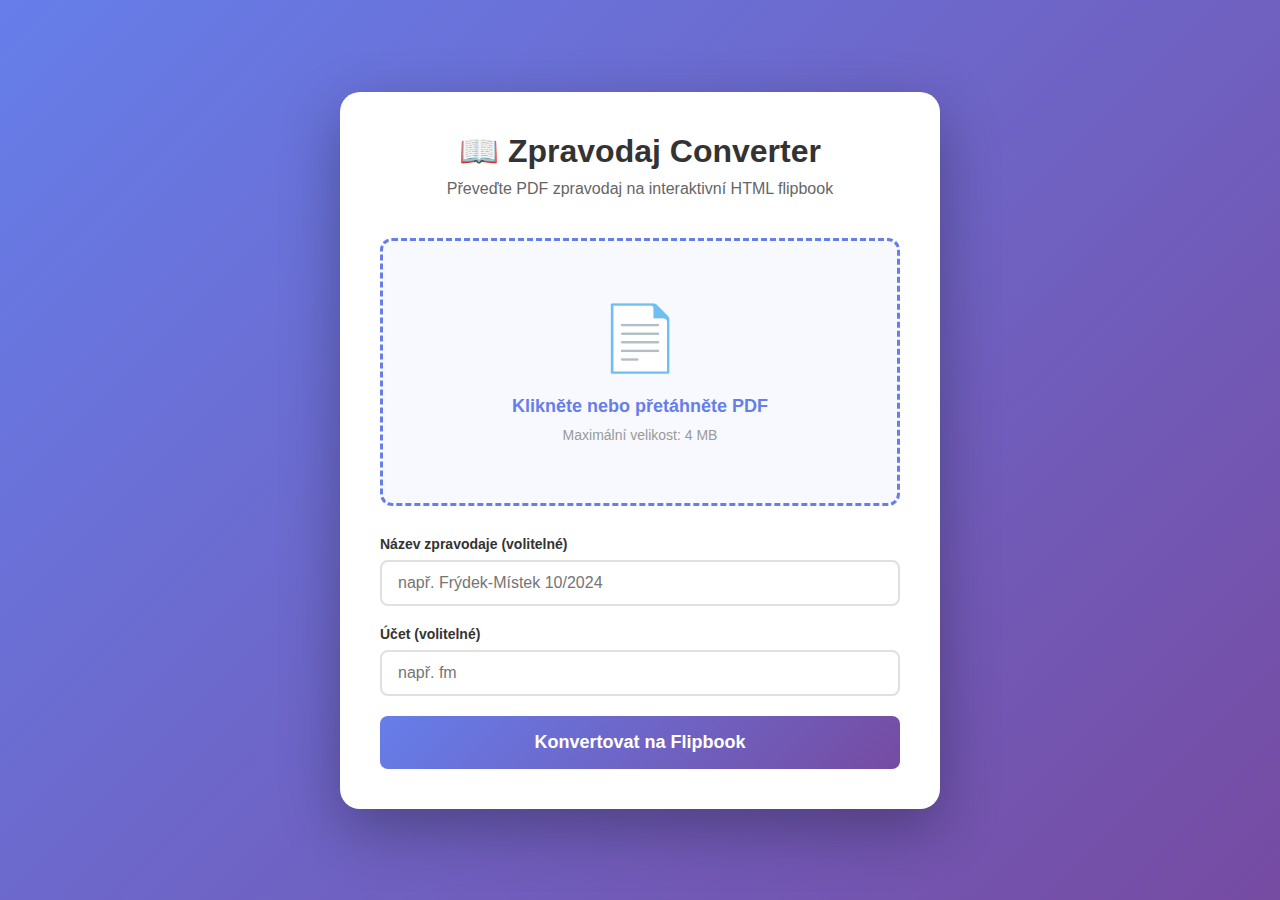
<file: public/index.html>
<!DOCTYPE html>
<html lang="cs">
<head>
    <meta charset="UTF-8">
    <meta name="viewport" content="width=device-width, initial-scale=1.0">
    <title>Zpravodaj Converter - PDF na Flipbook</title>
    <style>
        * {
            margin: 0;
            padding: 0;
            box-sizing: border-box;
        }

        body {
            font-family: -apple-system, BlinkMacSystemFont, "Segoe UI", Roboto, "Helvetica Neue", Arial, sans-serif;
            background: linear-gradient(135deg, #667eea 0%, #764ba2 100%);
            min-height: 100vh;
            display: flex;
            align-items: center;
            justify-content: center;
            padding: 20px;
        }

        .container {
            background: white;
            border-radius: 20px;
            box-shadow: 0 20px 60px rgba(0,0,0,0.3);
            max-width: 600px;
            width: 100%;
            padding: 40px;
        }

        h1 {
            font-size: 32px;
            color: #333;
            margin-bottom: 10px;
            text-align: center;
        }

        .subtitle {
            text-align: center;
            color: #666;
            margin-bottom: 40px;
            font-size: 16px;
        }

        .upload-area {
            border: 3px dashed #667eea;
            border-radius: 12px;
            padding: 60px 20px;
            text-align: center;
            transition: all 0.3s;
            cursor: pointer;
            background: #f8f9ff;
            margin-bottom: 30px;
        }

        .upload-area:hover {
            border-color: #764ba2;
            background: #f0f1ff;
        }

        .upload-area.dragover {
            border-color: #764ba2;
            background: #e8e9ff;
            transform: scale(1.02);
        }

        .upload-icon {
            font-size: 64px;
            margin-bottom: 20px;
        }

        .upload-text {
            font-size: 18px;
            color: #667eea;
            font-weight: 600;
            margin-bottom: 10px;
        }

        .upload-hint {
            font-size: 14px;
            color: #999;
        }

        input[type="file"] {
            display: none;
        }

        .form-group {
            margin-bottom: 20px;
        }

        label {
            display: block;
            font-weight: 600;
            color: #333;
            margin-bottom: 8px;
            font-size: 14px;
        }

        input[type="text"] {
            width: 100%;
            padding: 12px 16px;
            border: 2px solid #e0e0e0;
            border-radius: 8px;
            font-size: 16px;
            transition: border-color 0.3s;
        }

        input[type="text"]:focus {
            outline: none;
            border-color: #667eea;
        }

        .btn {
            width: 100%;
            padding: 16px;
            background: linear-gradient(135deg, #667eea 0%, #764ba2 100%);
            color: white;
            border: none;
            border-radius: 8px;
            font-size: 18px;
            font-weight: 600;
            cursor: pointer;
            transition: transform 0.2s, box-shadow 0.2s;
        }

        .btn:hover:not(:disabled) {
            transform: translateY(-2px);
            box-shadow: 0 10px 20px rgba(102, 126, 234, 0.4);
        }

        .btn:disabled {
            opacity: 0.6;
            cursor: not-allowed;
        }

        .file-info {
            background: #f8f9ff;
            padding: 16px;
            border-radius: 8px;
            margin-bottom: 20px;
            display: none;
        }

        .file-info.show {
            display: block;
        }

        .file-name {
            font-weight: 600;
            color: #667eea;
            margin-bottom: 4px;
        }

        .file-size {
            font-size: 14px;
            color: #999;
        }

        .loading {
            text-align: center;
            padding: 40px;
            display: none;
        }

        .loading.show {
            display: block;
        }

        .spinner {
            border: 4px solid #f3f3f3;
            border-top: 4px solid #667eea;
            border-radius: 50%;
            width: 60px;
            height: 60px;
            animation: spin 1s linear infinite;
            margin: 0 auto 20px;
        }

        @keyframes spin {
            0% { transform: rotate(0deg); }
            100% { transform: rotate(360deg); }
        }

        .loading-text {
            color: #667eea;
            font-weight: 600;
            font-size: 18px;
            margin-bottom: 10px;
        }

        .loading-hint {
            color: #999;
            font-size: 14px;
        }

        .error {
            background: #fee;
            color: #c00;
            padding: 16px;
            border-radius: 8px;
            margin-top: 20px;
            display: none;
        }

        .error.show {
            display: block;
        }

        .success {
            background: #efe;
            color: #0a0;
            padding: 16px;
            border-radius: 8px;
            margin-top: 20px;
            text-align: center;
            display: none;
        }

        .success.show {
            display: block;
        }

        @media (max-width: 600px) {
            .container {
                padding: 30px 20px;
            }

            h1 {
                font-size: 24px;
            }

            .upload-area {
                padding: 40px 20px;
            }

            .upload-icon {
                font-size: 48px;
            }
        }
    </style>
</head>
<body>
    <div class="container">
        <h1>📖 Zpravodaj Converter</h1>
        <p class="subtitle">Převeďte PDF zpravodaj na interaktivní HTML flipbook</p>

        <form id="uploadForm">
            <div class="upload-area" id="uploadArea">
                <div class="upload-icon">📄</div>
                <div class="upload-text">Klikněte nebo přetáhněte PDF</div>
                <div class="upload-hint">Maximální velikost: 4 MB</div>
                <input type="file" id="pdfFile" accept=".pdf" required>
            </div>

            <div class="file-info" id="fileInfo">
                <div class="file-name" id="fileName"></div>
                <div class="file-size" id="fileSize"></div>
            </div>

            <div class="form-group">
                <label for="title">Název zpravodaje (volitelné)</label>
                <input type="text" id="title" placeholder="např. Frýdek-Místek 10/2024">
            </div>

            <div class="form-group">
                <label for="account">Účet (volitelné)</label>
                <input type="text" id="account" placeholder="např. fm">
            </div>

            <button type="submit" class="btn" id="convertBtn">
                Konvertovat na Flipbook
            </button>
        </form>

        <div class="loading" id="loading">
            <div class="spinner"></div>
            <div class="loading-text">Konvertuji PDF...</div>
            <div class="loading-hint">Může to trvat několik sekund</div>
        </div>

        <div class="success" id="success">
            ✅ Hotovo! Flipbook se právě stahuje...
        </div>

        <div class="error" id="error"></div>
    </div>

    <script>
        const uploadArea = document.getElementById('uploadArea');
        const pdfFile = document.getElementById('pdfFile');
        const fileInfo = document.getElementById('fileInfo');
        const fileName = document.getElementById('fileName');
        const fileSize = document.getElementById('fileSize');
        const uploadForm = document.getElementById('uploadForm');
        const convertBtn = document.getElementById('convertBtn');
        const loading = document.getElementById('loading');
        const success = document.getElementById('success');
        const error = document.getElementById('error');

        // Click to upload
        uploadArea.addEventListener('click', () => {
            pdfFile.click();
        });

        // Drag and drop
        uploadArea.addEventListener('dragover', (e) => {
            e.preventDefault();
            uploadArea.classList.add('dragover');
        });

        uploadArea.addEventListener('dragleave', () => {
            uploadArea.classList.remove('dragover');
        });

        uploadArea.addEventListener('drop', (e) => {
            e.preventDefault();
            uploadArea.classList.remove('dragover');

            const files = e.dataTransfer.files;
            if (files.length > 0 && files[0].type === 'application/pdf') {
                pdfFile.files = files;
                showFileInfo(files[0]);
            }
        });

        // File selection
        pdfFile.addEventListener('change', (e) => {
            if (e.target.files.length > 0) {
                showFileInfo(e.target.files[0]);
            }
        });

        function showFileInfo(file) {
            fileName.textContent = file.name;
            fileSize.textContent = formatFileSize(file.size);
            fileInfo.classList.add('show');
        }

        function formatFileSize(bytes) {
            if (bytes < 1024) return bytes + ' B';
            if (bytes < 1024 * 1024) return (bytes / 1024).toFixed(1) + ' KB';
            return (bytes / (1024 * 1024)).toFixed(1) + ' MB';
        }

        // Form submission
        uploadForm.addEventListener('submit', async (e) => {
            e.preventDefault();

            const file = pdfFile.files[0];
            if (!file) {
                showError('Prosím vyberte PDF soubor');
                return;
            }

            // Check file size (4 MB limit - Vercel restriction)
            if (file.size > 4 * 1024 * 1024) {
                showError('Soubor je příliš velký. Maximální velikost je 4 MB (Vercel limit). Pro větší soubory použijte API přímo nebo kontaktujte podporu.');
                return;
            }

            // Hide errors
            error.classList.remove('show');
            success.classList.remove('show');

            // Show loading
            uploadForm.style.display = 'none';
            loading.classList.add('show');

            try {
                const formData = new FormData();
                formData.append('pdf', file);

                const titleValue = document.getElementById('title').value;
                if (titleValue) {
                    formData.append('title', titleValue);
                }

                const accountValue = document.getElementById('account').value;
                if (accountValue) {
                    formData.append('account', accountValue);
                }

                const response = await fetch('/api/convert', {
                    method: 'POST',
                    body: formData
                });

                if (!response.ok) {
                    const errorData = await response.json();
                    throw new Error(errorData.error || 'Konverze selhala');
                }

                // Download ZIP
                const blob = await response.blob();
                const url = window.URL.createObjectURL(blob);
                const a = document.createElement('a');
                a.href = url;
                a.download = file.name.replace('.pdf', '-flipbook.zip');
                document.body.appendChild(a);
                a.click();
                window.URL.revokeObjectURL(url);
                document.body.removeChild(a);

                // Show success
                loading.classList.remove('show');
                success.classList.add('show');

                // Reset form after 3 seconds
                setTimeout(() => {
                    uploadForm.reset();
                    fileInfo.classList.remove('show');
                    success.classList.remove('show');
                    uploadForm.style.display = 'block';
                }, 3000);

            } catch (err) {
                console.error(err);
                loading.classList.remove('show');
                uploadForm.style.display = 'block';
                showError(err.message || 'Něco se pokazilo. Zkuste to prosím znovu.');
            }
        });

        function showError(message) {
            error.textContent = message;
            error.classList.add('show');
        }
    </script>
</body>
</html>
</file>
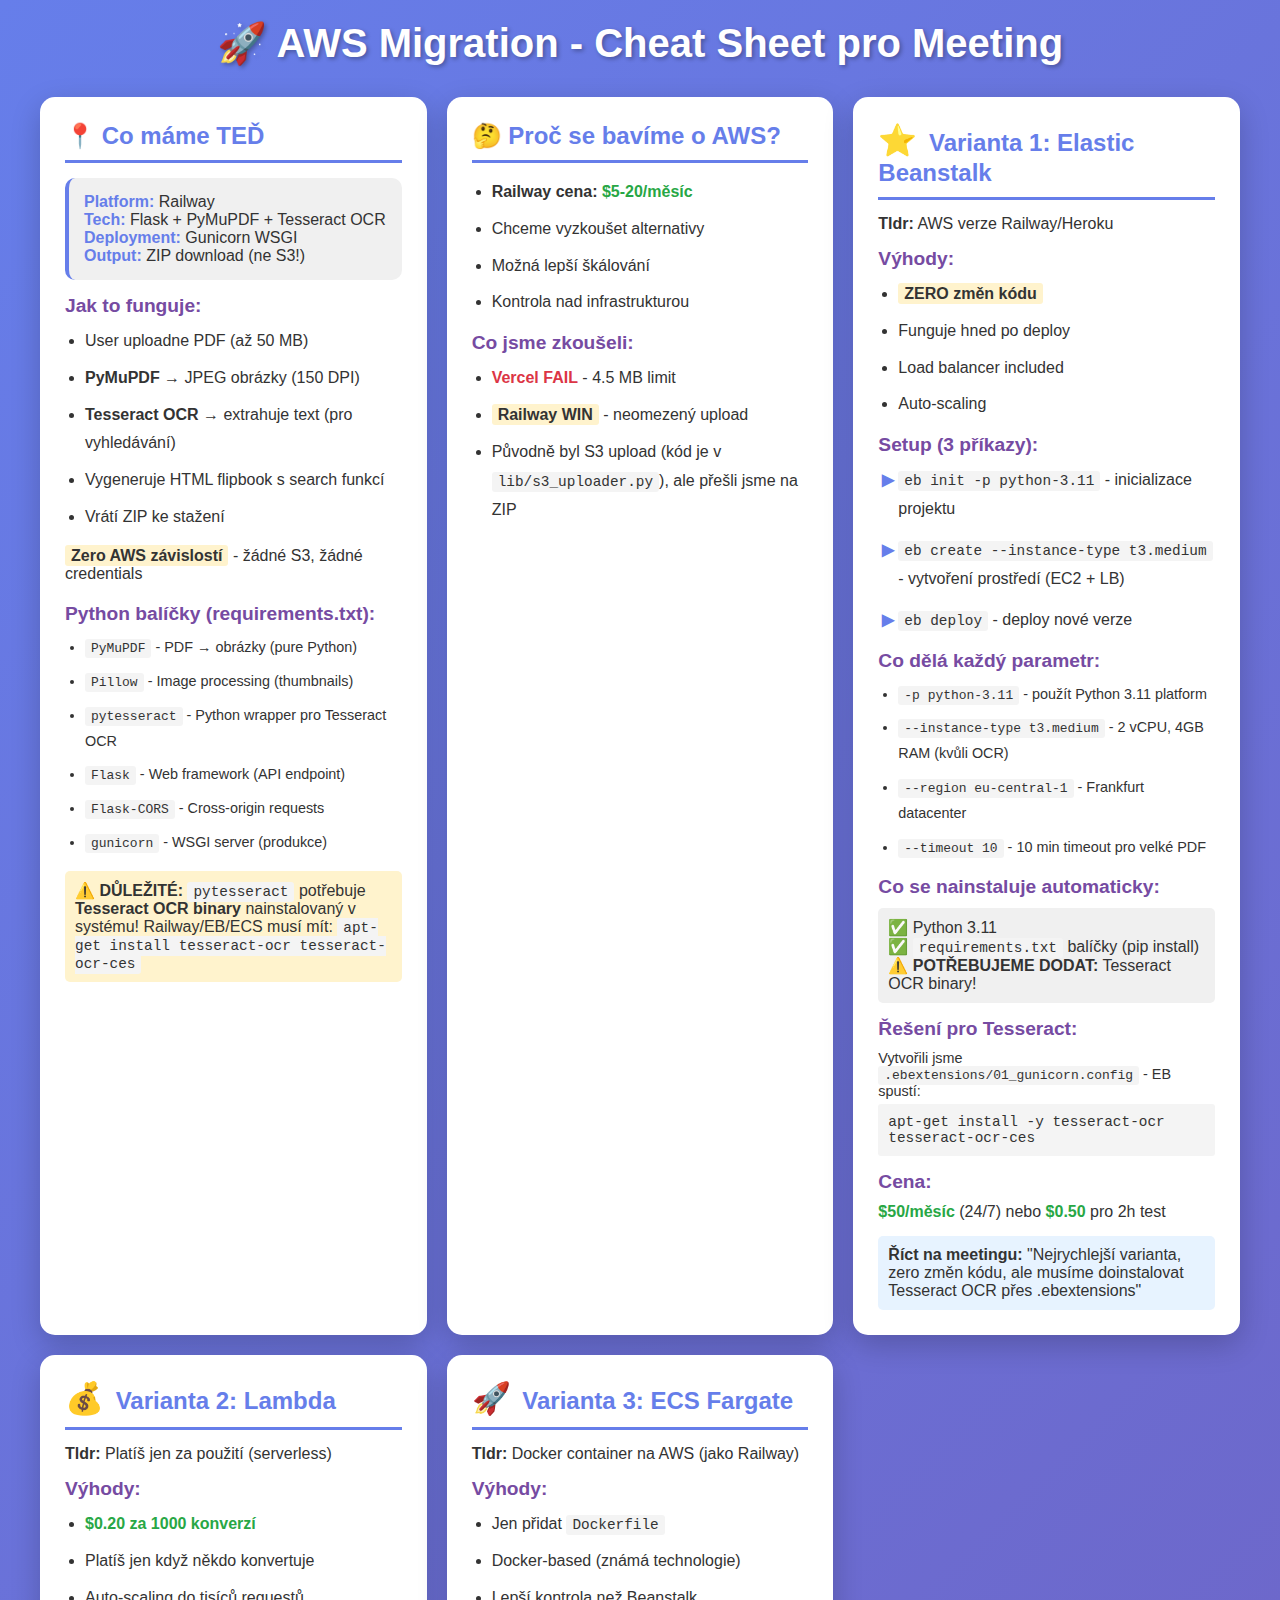
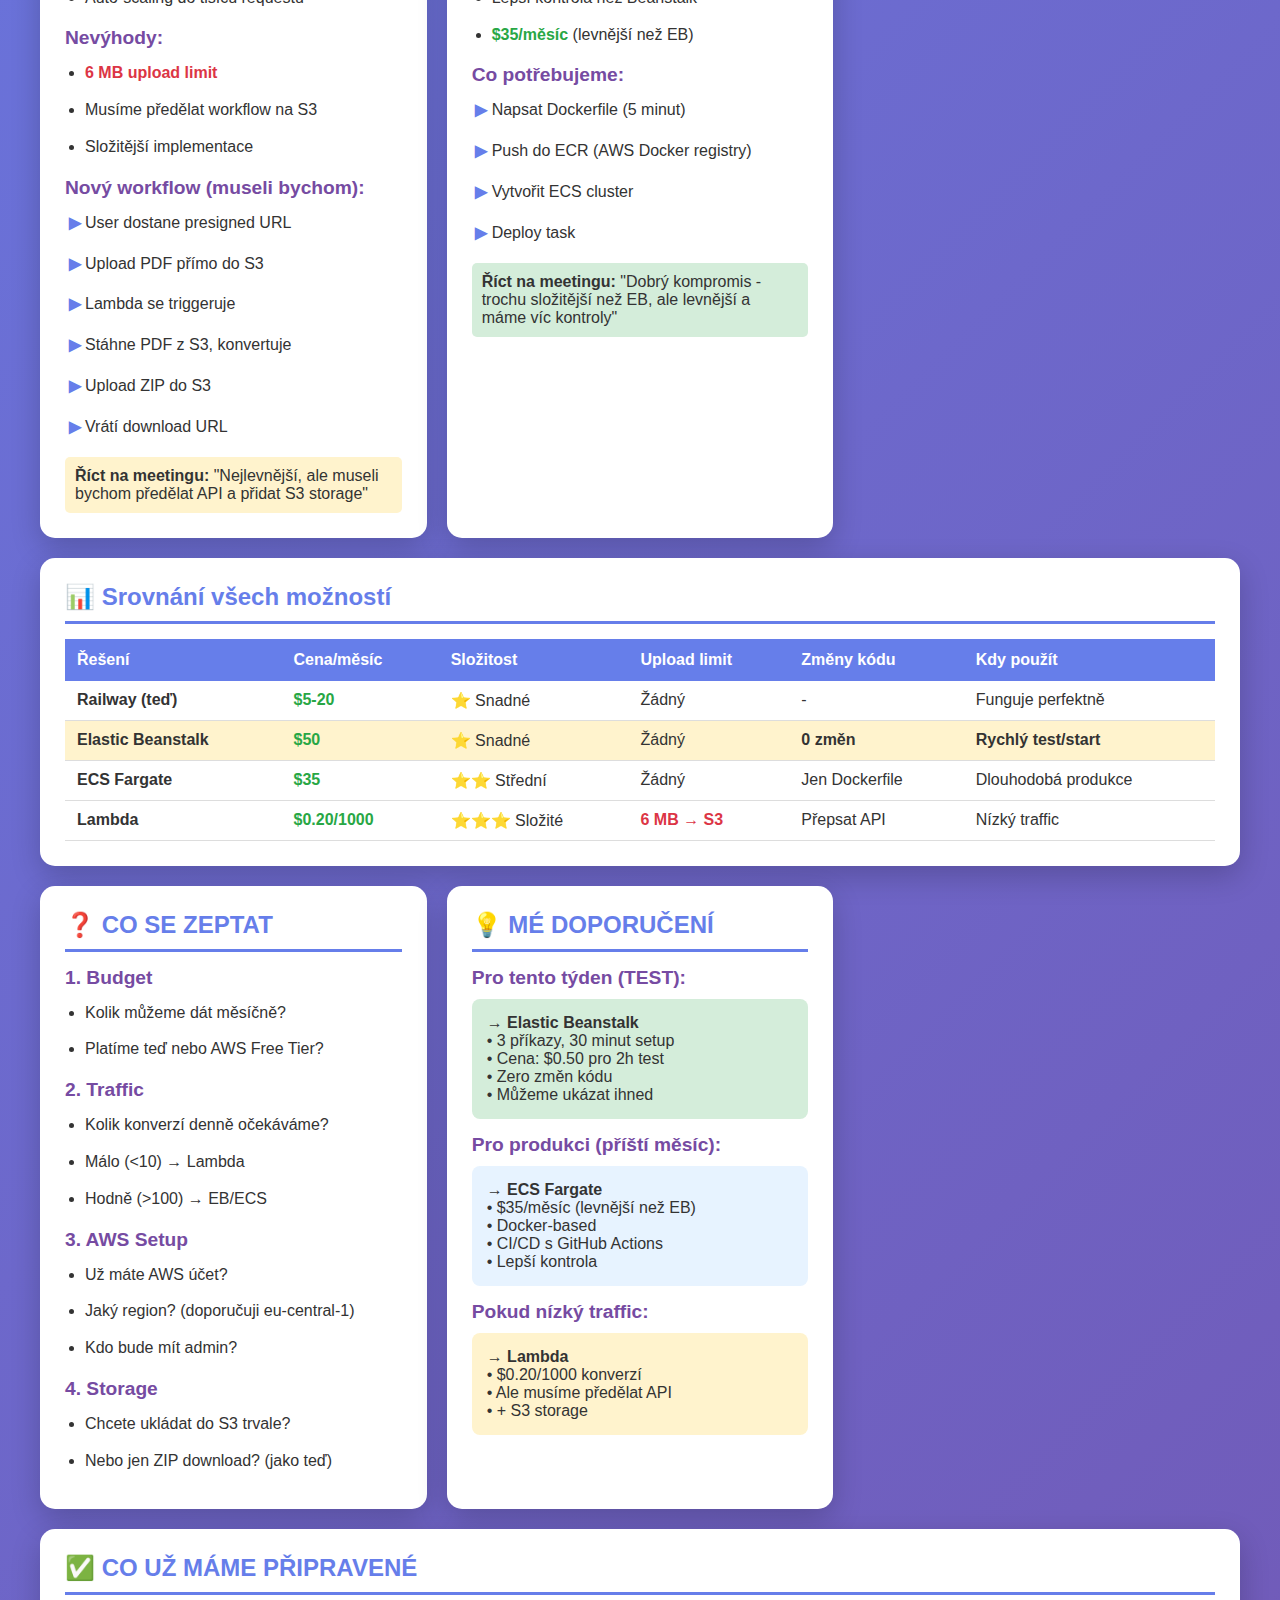
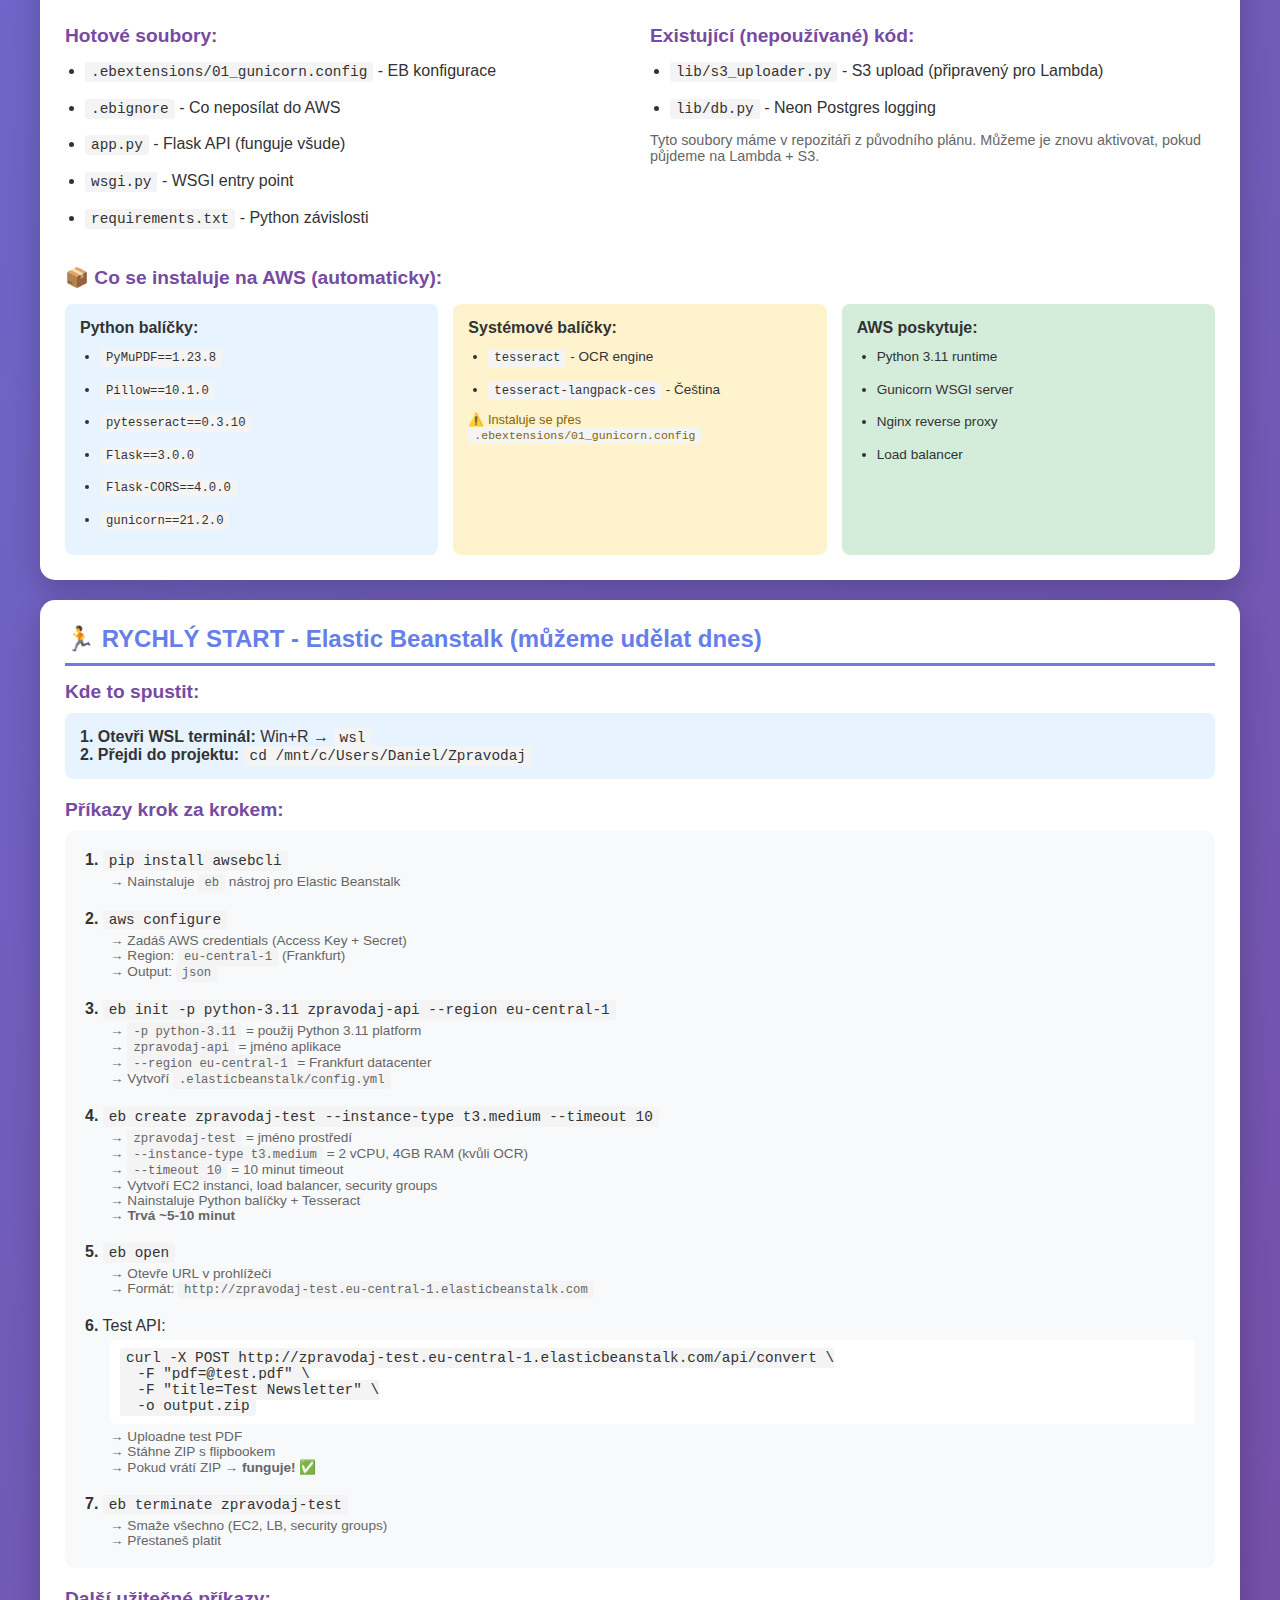
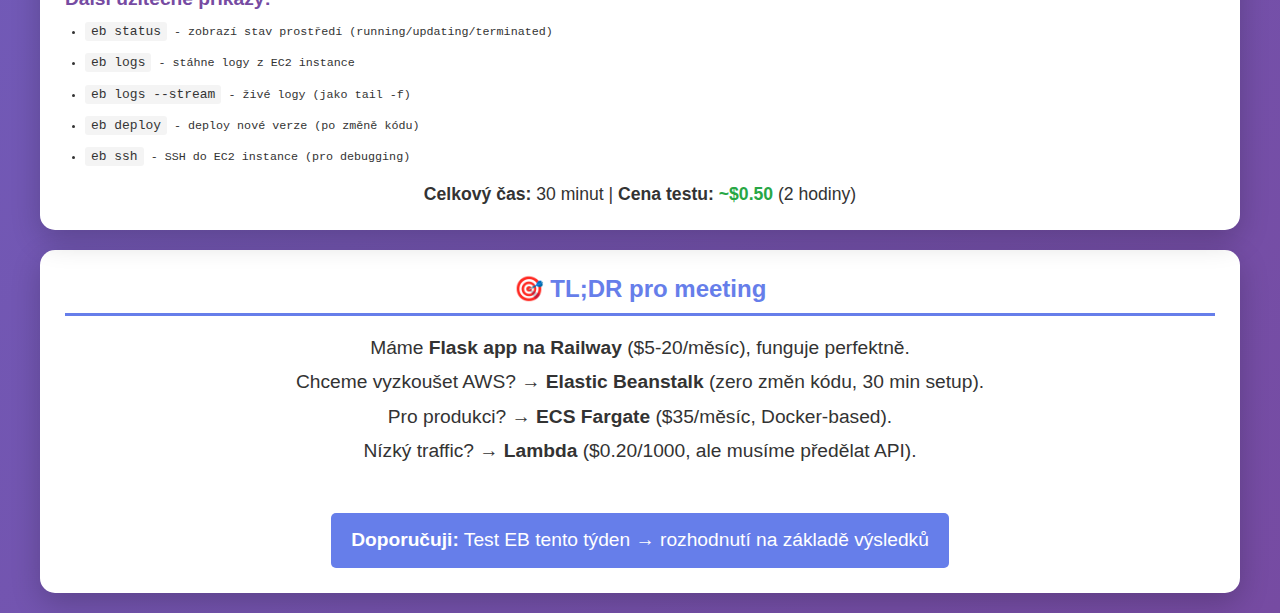
<file: AWS_CHEATSHEET.html>
<!DOCTYPE html>
<html lang="cs">
<head>
    <meta charset="UTF-8">
    <meta name="viewport" content="width=device-width, initial-scale=1.0">
    <title>AWS Migration - Cheat Sheet</title>
    <style>
        * {
            margin: 0;
            padding: 0;
            box-sizing: border-box;
        }
        body {
            font-family: -apple-system, BlinkMacSystemFont, 'Segoe UI', Arial, sans-serif;
            background: linear-gradient(135deg, #667eea 0%, #764ba2 100%);
            padding: 20px;
            color: #333;
        }
        .container {
            max-width: 1200px;
            margin: 0 auto;
        }
        h1 {
            color: white;
            text-align: center;
            margin-bottom: 30px;
            font-size: 2.5em;
            text-shadow: 2px 2px 4px rgba(0,0,0,0.3);
        }
        .grid {
            display: grid;
            grid-template-columns: repeat(auto-fit, minmax(350px, 1fr));
            gap: 20px;
            margin-bottom: 20px;
        }
        .card {
            background: white;
            border-radius: 15px;
            padding: 25px;
            box-shadow: 0 10px 30px rgba(0,0,0,0.2);
        }
        .card h2 {
            color: #667eea;
            margin-bottom: 15px;
            font-size: 1.5em;
            border-bottom: 3px solid #667eea;
            padding-bottom: 10px;
        }
        .card h3 {
            color: #764ba2;
            margin-top: 15px;
            margin-bottom: 10px;
            font-size: 1.2em;
        }
        .status {
            background: #f0f0f0;
            padding: 15px;
            border-radius: 10px;
            margin-bottom: 15px;
            border-left: 4px solid #667eea;
        }
        .status strong {
            color: #667eea;
        }
        ul {
            margin-left: 20px;
            line-height: 1.8;
        }
        li {
            margin-bottom: 8px;
        }
        .highlight {
            background: #fff3cd;
            padding: 2px 6px;
            border-radius: 3px;
            font-weight: 600;
        }
        .price {
            color: #28a745;
            font-weight: bold;
        }
        .warning {
            color: #dc3545;
            font-weight: bold;
        }
        .comparison {
            width: 100%;
            border-collapse: collapse;
            margin-top: 15px;
            background: white;
        }
        .comparison th {
            background: #667eea;
            color: white;
            padding: 12px;
            text-align: left;
        }
        .comparison td {
            padding: 10px 12px;
            border-bottom: 1px solid #ddd;
        }
        .comparison tr:hover {
            background: #f8f9fa;
        }
        .emoji {
            font-size: 1.3em;
            margin-right: 5px;
        }
        code {
            background: #f4f4f4;
            padding: 2px 6px;
            border-radius: 3px;
            font-family: 'Courier New', monospace;
            font-size: 0.9em;
        }
        .full-width {
            grid-column: 1 / -1;
        }
        .steps {
            counter-reset: step;
        }
        .steps li {
            counter-increment: step;
            margin-bottom: 12px;
        }
        .steps li::marker {
            content: "▶ ";
            color: #667eea;
            font-weight: bold;
        }
    </style>
</head>
<body>
    <div class="container">
        <h1>🚀 AWS Migration - Cheat Sheet pro Meeting</h1>

        <div class="grid">
            <!-- Současný stav -->
            <div class="card">
                <h2>📍 Co máme TEĎ</h2>
                <div class="status">
                    <strong>Platform:</strong> Railway<br>
                    <strong>Tech:</strong> Flask + PyMuPDF + Tesseract OCR<br>
                    <strong>Deployment:</strong> Gunicorn WSGI<br>
                    <strong>Output:</strong> ZIP download (ne S3!)
                </div>
                <h3>Jak to funguje:</h3>
                <ul>
                    <li>User uploadne PDF (až 50 MB)</li>
                    <li><strong>PyMuPDF</strong> → JPEG obrázky (150 DPI)</li>
                    <li><strong>Tesseract OCR</strong> → extrahuje text (pro vyhledávání)</li>
                    <li>Vygeneruje HTML flipbook s search funkcí</li>
                    <li>Vrátí ZIP ke stažení</li>
                </ul>
                <p style="margin-top: 15px;"><span class="highlight">Zero AWS závislostí</span> - žádné S3, žádné credentials</p>

                <h3 style="margin-top: 20px;">Python balíčky (requirements.txt):</h3>
                <ul style="font-size: 0.9em;">
                    <li><code>PyMuPDF</code> - PDF → obrázky (pure Python)</li>
                    <li><code>Pillow</code> - Image processing (thumbnails)</li>
                    <li><code>pytesseract</code> - Python wrapper pro Tesseract OCR</li>
                    <li><code>Flask</code> - Web framework (API endpoint)</li>
                    <li><code>Flask-CORS</code> - Cross-origin requests</li>
                    <li><code>gunicorn</code> - WSGI server (produkce)</li>
                </ul>

                <div style="background: #fff3cd; padding: 10px; border-radius: 5px; margin-top: 15px;">
                    <strong>⚠️ DŮLEŽITÉ:</strong> <code>pytesseract</code> potřebuje <strong>Tesseract OCR binary</strong> nainstalovaný v systému!
                    Railway/EB/ECS musí mít: <code>apt-get install tesseract-ocr tesseract-ocr-ces</code>
                </div>
            </div>

            <!-- Proč AWS -->
            <div class="card">
                <h2>🤔 Proč se bavíme o AWS?</h2>
                <ul>
                    <li><strong>Railway cena:</strong> <span class="price">$5-20/měsíc</span></li>
                    <li>Chceme vyzkoušet alternativy</li>
                    <li>Možná lepší škálování</li>
                    <li>Kontrola nad infrastrukturou</li>
                </ul>
                <h3>Co jsme zkoušeli:</h3>
                <ul>
                    <li><span class="warning">Vercel FAIL</span> - 4.5 MB limit</li>
                    <li><span class="highlight">Railway WIN</span> - neomezený upload</li>
                    <li>Původně byl S3 upload (kód je v <code>lib/s3_uploader.py</code>), ale přešli jsme na ZIP</li>
                </ul>
            </div>

            <!-- Elastic Beanstalk -->
            <div class="card">
                <h2><span class="emoji">⭐</span> Varianta 1: Elastic Beanstalk</h2>
                <p><strong>Tldr:</strong> AWS verze Railway/Heroku</p>

                <h3>Výhody:</h3>
                <ul>
                    <li><span class="highlight">ZERO změn kódu</span></li>
                    <li>Funguje hned po deploy</li>
                    <li>Load balancer included</li>
                    <li>Auto-scaling</li>
                </ul>

                <h3>Setup (3 příkazy):</h3>
                <ul class="steps">
                    <li><code>eb init -p python-3.11</code> - inicializace projektu</li>
                    <li><code>eb create --instance-type t3.medium</code> - vytvoření prostředí (EC2 + LB)</li>
                    <li><code>eb deploy</code> - deploy nové verze</li>
                </ul>

                <h3>Co dělá každý parametr:</h3>
                <ul style="font-size: 0.9em;">
                    <li><code>-p python-3.11</code> - použít Python 3.11 platform</li>
                    <li><code>--instance-type t3.medium</code> - 2 vCPU, 4GB RAM (kvůli OCR)</li>
                    <li><code>--region eu-central-1</code> - Frankfurt datacenter</li>
                    <li><code>--timeout 10</code> - 10 min timeout pro velké PDF</li>
                </ul>

                <h3>Co se nainstaluje automaticky:</h3>
                <div style="background: #f0f0f0; padding: 10px; border-radius: 5px; margin-top: 10px;">
                    ✅ Python 3.11<br>
                    ✅ <code>requirements.txt</code> balíčky (pip install)<br>
                    ⚠️ <strong>POTŘEBUJEME DODAT:</strong> Tesseract OCR binary!
                </div>

                <h3 style="margin-top: 15px;">Řešení pro Tesseract:</h3>
                <p style="font-size: 0.9em;">Vytvořili jsme <code>.ebextensions/01_gunicorn.config</code> - EB spustí:</p>
                <code style="display: block; background: #f4f4f4; padding: 10px; margin-top: 5px;">apt-get install -y tesseract-ocr tesseract-ocr-ces</code>

                <h3>Cena:</h3>
                <p><span class="price">$50/měsíc</span> (24/7) nebo <span class="price">$0.50</span> pro 2h test</p>

                <p style="margin-top: 15px; background: #e7f3ff; padding: 10px; border-radius: 5px;">
                    <strong>Říct na meetingu:</strong> "Nejrychlejší varianta, zero změn kódu, ale musíme doinstalovat Tesseract OCR přes .ebextensions"
                </p>
            </div>

            <!-- Lambda -->
            <div class="card">
                <h2><span class="emoji">💰</span> Varianta 2: Lambda</h2>
                <p><strong>Tldr:</strong> Platíš jen za použití (serverless)</p>

                <h3>Výhody:</h3>
                <ul>
                    <li><span class="price">$0.20 za 1000 konverzí</span></li>
                    <li>Platíš jen když někdo konvertuje</li>
                    <li>Auto-scaling do tisíců requestů</li>
                </ul>

                <h3>Nevýhody:</h3>
                <ul>
                    <li><span class="warning">6 MB upload limit</span></li>
                    <li>Musíme předělat workflow na S3</li>
                    <li>Složitější implementace</li>
                </ul>

                <h3>Nový workflow (museli bychom):</h3>
                <ul class="steps">
                    <li>User dostane presigned URL</li>
                    <li>Upload PDF přímo do S3</li>
                    <li>Lambda se triggeruje</li>
                    <li>Stáhne PDF z S3, konvertuje</li>
                    <li>Upload ZIP do S3</li>
                    <li>Vrátí download URL</li>
                </ul>

                <p style="margin-top: 15px; background: #fff3cd; padding: 10px; border-radius: 5px;">
                    <strong>Říct na meetingu:</strong> "Nejlevnější, ale museli bychom předělat API a přidat S3 storage"
                </p>
            </div>

            <!-- ECS Fargate -->
            <div class="card">
                <h2><span class="emoji">🚀</span> Varianta 3: ECS Fargate</h2>
                <p><strong>Tldr:</strong> Docker container na AWS (jako Railway)</p>

                <h3>Výhody:</h3>
                <ul>
                    <li>Jen přidat <code>Dockerfile</code></li>
                    <li>Docker-based (známá technologie)</li>
                    <li>Lepší kontrola než Beanstalk</li>
                    <li><span class="price">$35/měsíc</span> (levnější než EB)</li>
                </ul>

                <h3>Co potřebujeme:</h3>
                <ul class="steps">
                    <li>Napsat Dockerfile (5 minut)</li>
                    <li>Push do ECR (AWS Docker registry)</li>
                    <li>Vytvořit ECS cluster</li>
                    <li>Deploy task</li>
                </ul>

                <p style="margin-top: 15px; background: #d4edda; padding: 10px; border-radius: 5px;">
                    <strong>Říct na meetingu:</strong> "Dobrý kompromis - trochu složitější než EB, ale levnější a máme víc kontroly"
                </p>
            </div>

            <!-- Srovnání -->
            <div class="card full-width">
                <h2>📊 Srovnání všech možností</h2>
                <table class="comparison">
                    <thead>
                        <tr>
                            <th>Řešení</th>
                            <th>Cena/měsíc</th>
                            <th>Složitost</th>
                            <th>Upload limit</th>
                            <th>Změny kódu</th>
                            <th>Kdy použít</th>
                        </tr>
                    </thead>
                    <tbody>
                        <tr>
                            <td><strong>Railway (teď)</strong></td>
                            <td class="price">$5-20</td>
                            <td>⭐ Snadné</td>
                            <td>Žádný</td>
                            <td>-</td>
                            <td>Funguje perfektně</td>
                        </tr>
                        <tr style="background: #fff3cd;">
                            <td><strong>Elastic Beanstalk</strong></td>
                            <td class="price">$50</td>
                            <td>⭐ Snadné</td>
                            <td>Žádný</td>
                            <td><strong>0 změn</strong></td>
                            <td><strong>Rychlý test/start</strong></td>
                        </tr>
                        <tr>
                            <td><strong>ECS Fargate</strong></td>
                            <td class="price">$35</td>
                            <td>⭐⭐ Střední</td>
                            <td>Žádný</td>
                            <td>Jen Dockerfile</td>
                            <td>Dlouhodobá produkce</td>
                        </tr>
                        <tr>
                            <td><strong>Lambda</strong></td>
                            <td class="price">$0.20/1000</td>
                            <td>⭐⭐⭐ Složité</td>
                            <td class="warning">6 MB → S3</td>
                            <td>Přepsat API</td>
                            <td>Nízký traffic</td>
                        </tr>
                    </tbody>
                </table>
            </div>

            <!-- Otázky na meeting -->
            <div class="card">
                <h2>❓ CO SE ZEPTAT</h2>
                <h3>1. Budget</h3>
                <ul>
                    <li>Kolik můžeme dát měsíčně?</li>
                    <li>Platíme teď nebo AWS Free Tier?</li>
                </ul>

                <h3>2. Traffic</h3>
                <ul>
                    <li>Kolik konverzí denně očekáváme?</li>
                    <li>Málo (&lt;10) → Lambda</li>
                    <li>Hodně (&gt;100) → EB/ECS</li>
                </ul>

                <h3>3. AWS Setup</h3>
                <ul>
                    <li>Už máte AWS účet?</li>
                    <li>Jaký region? (doporučuji eu-central-1)</li>
                    <li>Kdo bude mít admin?</li>
                </ul>

                <h3>4. Storage</h3>
                <ul>
                    <li>Chcete ukládat do S3 trvale?</li>
                    <li>Nebo jen ZIP download? (jako teď)</li>
                </ul>
            </div>

            <!-- Doporučení -->
            <div class="card">
                <h2>💡 MÉ DOPORUČENÍ</h2>

                <h3>Pro tento týden (TEST):</h3>
                <p style="background: #d4edda; padding: 15px; border-radius: 8px; margin: 10px 0;">
                    <strong>→ Elastic Beanstalk</strong><br>
                    • 3 příkazy, 30 minut setup<br>
                    • Cena: $0.50 pro 2h test<br>
                    • Zero změn kódu<br>
                    • Můžeme ukázat ihned
                </p>

                <h3>Pro produkci (příští měsíc):</h3>
                <p style="background: #e7f3ff; padding: 15px; border-radius: 8px; margin: 10px 0;">
                    <strong>→ ECS Fargate</strong><br>
                    • $35/měsíc (levnější než EB)<br>
                    • Docker-based<br>
                    • CI/CD s GitHub Actions<br>
                    • Lepší kontrola
                </p>

                <h3>Pokud nízký traffic:</h3>
                <p style="background: #fff3cd; padding: 15px; border-radius: 8px; margin: 10px 0;">
                    <strong>→ Lambda</strong><br>
                    • $0.20/1000 konverzí<br>
                    • Ale musíme předělat API<br>
                    • + S3 storage
                </p>
            </div>

            <!-- Co už máme -->
            <div class="card full-width">
                <h2>✅ CO UŽ MÁME PŘIPRAVENÉ</h2>
                <div style="display: grid; grid-template-columns: 1fr 1fr; gap: 20px;">
                    <div>
                        <h3>Hotové soubory:</h3>
                        <ul>
                            <li><code>.ebextensions/01_gunicorn.config</code> - EB konfigurace</li>
                            <li><code>.ebignore</code> - Co neposílat do AWS</li>
                            <li><code>app.py</code> - Flask API (funguje všude)</li>
                            <li><code>wsgi.py</code> - WSGI entry point</li>
                            <li><code>requirements.txt</code> - Python závislosti</li>
                        </ul>
                    </div>
                    <div>
                        <h3>Existující (nepoužívané) kód:</h3>
                        <ul>
                            <li><code>lib/s3_uploader.py</code> - S3 upload (připravený pro Lambda)</li>
                            <li><code>lib/db.py</code> - Neon Postgres logging</li>
                        </ul>
                        <p style="margin-top: 10px; font-size: 0.9em; color: #666;">
                            Tyto soubory máme v repozitáři z původního plánu.
                            Můžeme je znovu aktivovat, pokud půjdeme na Lambda + S3.
                        </p>
                    </div>
                </div>

                <h3 style="margin-top: 25px;">📦 Co se instaluje na AWS (automaticky):</h3>
                <div style="display: grid; grid-template-columns: 1fr 1fr 1fr; gap: 15px; margin-top: 15px;">
                    <div style="background: #e7f3ff; padding: 15px; border-radius: 8px;">
                        <strong>Python balíčky:</strong>
                        <ul style="font-size: 0.85em; margin-top: 8px;">
                            <li><code>PyMuPDF==1.23.8</code></li>
                            <li><code>Pillow==10.1.0</code></li>
                            <li><code>pytesseract==0.3.10</code></li>
                            <li><code>Flask==3.0.0</code></li>
                            <li><code>Flask-CORS==4.0.0</code></li>
                            <li><code>gunicorn==21.2.0</code></li>
                        </ul>
                    </div>
                    <div style="background: #fff3cd; padding: 15px; border-radius: 8px;">
                        <strong>Systémové balíčky:</strong>
                        <ul style="font-size: 0.85em; margin-top: 8px;">
                            <li><code>tesseract</code> - OCR engine</li>
                            <li><code>tesseract-langpack-ces</code> - Čeština</li>
                        </ul>
                        <p style="margin-top: 10px; font-size: 0.8em; color: #856404;">
                            ⚠️ Instaluje se přes <code>.ebextensions/01_gunicorn.config</code>
                        </p>
                    </div>
                    <div style="background: #d4edda; padding: 15px; border-radius: 8px;">
                        <strong>AWS poskytuje:</strong>
                        <ul style="font-size: 0.85em; margin-top: 8px;">
                            <li>Python 3.11 runtime</li>
                            <li>Gunicorn WSGI server</li>
                            <li>Nginx reverse proxy</li>
                            <li>Load balancer</li>
                        </ul>
                    </div>
                </div>
            </div>

            <!-- Rychlý start -->
            <div class="card full-width">
                <h2>🏃 RYCHLÝ START - Elastic Beanstalk (můžeme udělat dnes)</h2>

                <h3>Kde to spustit:</h3>
                <div style="background: #e7f3ff; padding: 15px; border-radius: 8px; margin-bottom: 20px;">
                    <strong>1. Otevři WSL terminál:</strong> Win+R → <code>wsl</code><br>
                    <strong>2. Přejdi do projektu:</strong> <code>cd /mnt/c/Users/Daniel/Zpravodaj</code>
                </div>

                <h3>Příkazy krok za krokem:</h3>
                <div style="background: #f8f9fa; padding: 20px; border-radius: 10px;">
                    <div style="margin-bottom: 20px;">
                        <strong>1.</strong> <code>pip install awsebcli</code>
                        <p style="font-size: 0.85em; margin: 5px 0 0 25px; color: #666;">
                            → Nainstaluje <code>eb</code> nástroj pro Elastic Beanstalk
                        </p>
                    </div>

                    <div style="margin-bottom: 20px;">
                        <strong>2.</strong> <code>aws configure</code>
                        <p style="font-size: 0.85em; margin: 5px 0 0 25px; color: #666;">
                            → Zadáš AWS credentials (Access Key + Secret)<br>
                            → Region: <code>eu-central-1</code> (Frankfurt)<br>
                            → Output: <code>json</code>
                        </p>
                    </div>

                    <div style="margin-bottom: 20px;">
                        <strong>3.</strong> <code>eb init -p python-3.11 zpravodaj-api --region eu-central-1</code>
                        <p style="font-size: 0.85em; margin: 5px 0 0 25px; color: #666;">
                            → <code>-p python-3.11</code> = použij Python 3.11 platform<br>
                            → <code>zpravodaj-api</code> = jméno aplikace<br>
                            → <code>--region eu-central-1</code> = Frankfurt datacenter<br>
                            → Vytvoří <code>.elasticbeanstalk/config.yml</code>
                        </p>
                    </div>

                    <div style="margin-bottom: 20px;">
                        <strong>4.</strong> <code>eb create zpravodaj-test --instance-type t3.medium --timeout 10</code>
                        <p style="font-size: 0.85em; margin: 5px 0 0 25px; color: #666;">
                            → <code>zpravodaj-test</code> = jméno prostředí<br>
                            → <code>--instance-type t3.medium</code> = 2 vCPU, 4GB RAM (kvůli OCR)<br>
                            → <code>--timeout 10</code> = 10 minut timeout<br>
                            → Vytvoří EC2 instanci, load balancer, security groups<br>
                            → Nainstaluje Python balíčky + Tesseract<br>
                            → <strong>Trvá ~5-10 minut</strong>
                        </p>
                    </div>

                    <div style="margin-bottom: 20px;">
                        <strong>5.</strong> <code>eb open</code>
                        <p style="font-size: 0.85em; margin: 5px 0 0 25px; color: #666;">
                            → Otevře URL v prohlížeči<br>
                            → Formát: <code>http://zpravodaj-test.eu-central-1.elasticbeanstalk.com</code>
                        </p>
                    </div>

                    <div style="margin-bottom: 20px;">
                        <strong>6.</strong> Test API:
                        <pre style="background: #fff; padding: 10px; border-radius: 5px; overflow-x: auto; margin: 5px 0 0 25px;"><code>curl -X POST http://zpravodaj-test.eu-central-1.elasticbeanstalk.com/api/convert \
  -F "pdf=@test.pdf" \
  -F "title=Test Newsletter" \
  -o output.zip</code></pre>
                        <p style="font-size: 0.85em; margin: 5px 0 0 25px; color: #666;">
                            → Uploadne test PDF<br>
                            → Stáhne ZIP s flipbookem<br>
                            → Pokud vrátí ZIP → <strong>funguje! ✅</strong>
                        </p>
                    </div>

                    <div>
                        <strong>7.</strong> <code>eb terminate zpravodaj-test</code>
                        <p style="font-size: 0.85em; margin: 5px 0 0 25px; color: #666;">
                            → Smaže všechno (EC2, LB, security groups)<br>
                            → Přestaneš platit
                        </p>
                    </div>
                </div>

                <h3 style="margin-top: 20px;">Další užitečné příkazy:</h3>
                <ul style="font-family: monospace; font-size: 0.9em;">
                    <li><code>eb status</code> - zobrazí stav prostředí (running/updating/terminated)</li>
                    <li><code>eb logs</code> - stáhne logy z EC2 instance</li>
                    <li><code>eb logs --stream</code> - živé logy (jako tail -f)</li>
                    <li><code>eb deploy</code> - deploy nové verze (po změně kódu)</li>
                    <li><code>eb ssh</code> - SSH do EC2 instance (pro debugging)</li>
                </ul>

                <p style="margin-top: 15px; text-align: center; font-size: 1.1em;">
                    <strong>Celkový čas:</strong> 30 minut | <strong>Cena testu:</strong> <span class="price">~$0.50</span> (2 hodiny)
                </p>
            </div>
        </div>

        <div class="card" style="text-align: center; margin-top: 20px;">
            <h2>🎯 TL;DR pro meeting</h2>
            <p style="font-size: 1.2em; line-height: 1.8;">
                Máme <strong>Flask app na Railway</strong> ($5-20/měsíc), funguje perfektně.<br>
                Chceme vyzkoušet AWS? → <strong>Elastic Beanstalk</strong> (zero změn kódu, 30 min setup).<br>
                Pro produkci? → <strong>ECS Fargate</strong> ($35/měsíc, Docker-based).<br>
                Nízký traffic? → <strong>Lambda</strong> ($0.20/1000, ale musíme předělat API).<br><br>
                <span style="background: #667eea; color: white; padding: 10px 20px; border-radius: 5px; display: inline-block; margin-top: 10px;">
                    <strong>Doporučuji:</strong> Test EB tento týden → rozhodnutí na základě výsledků
                </span>
            </p>
        </div>
    </div>
</body>
</html>
</file>
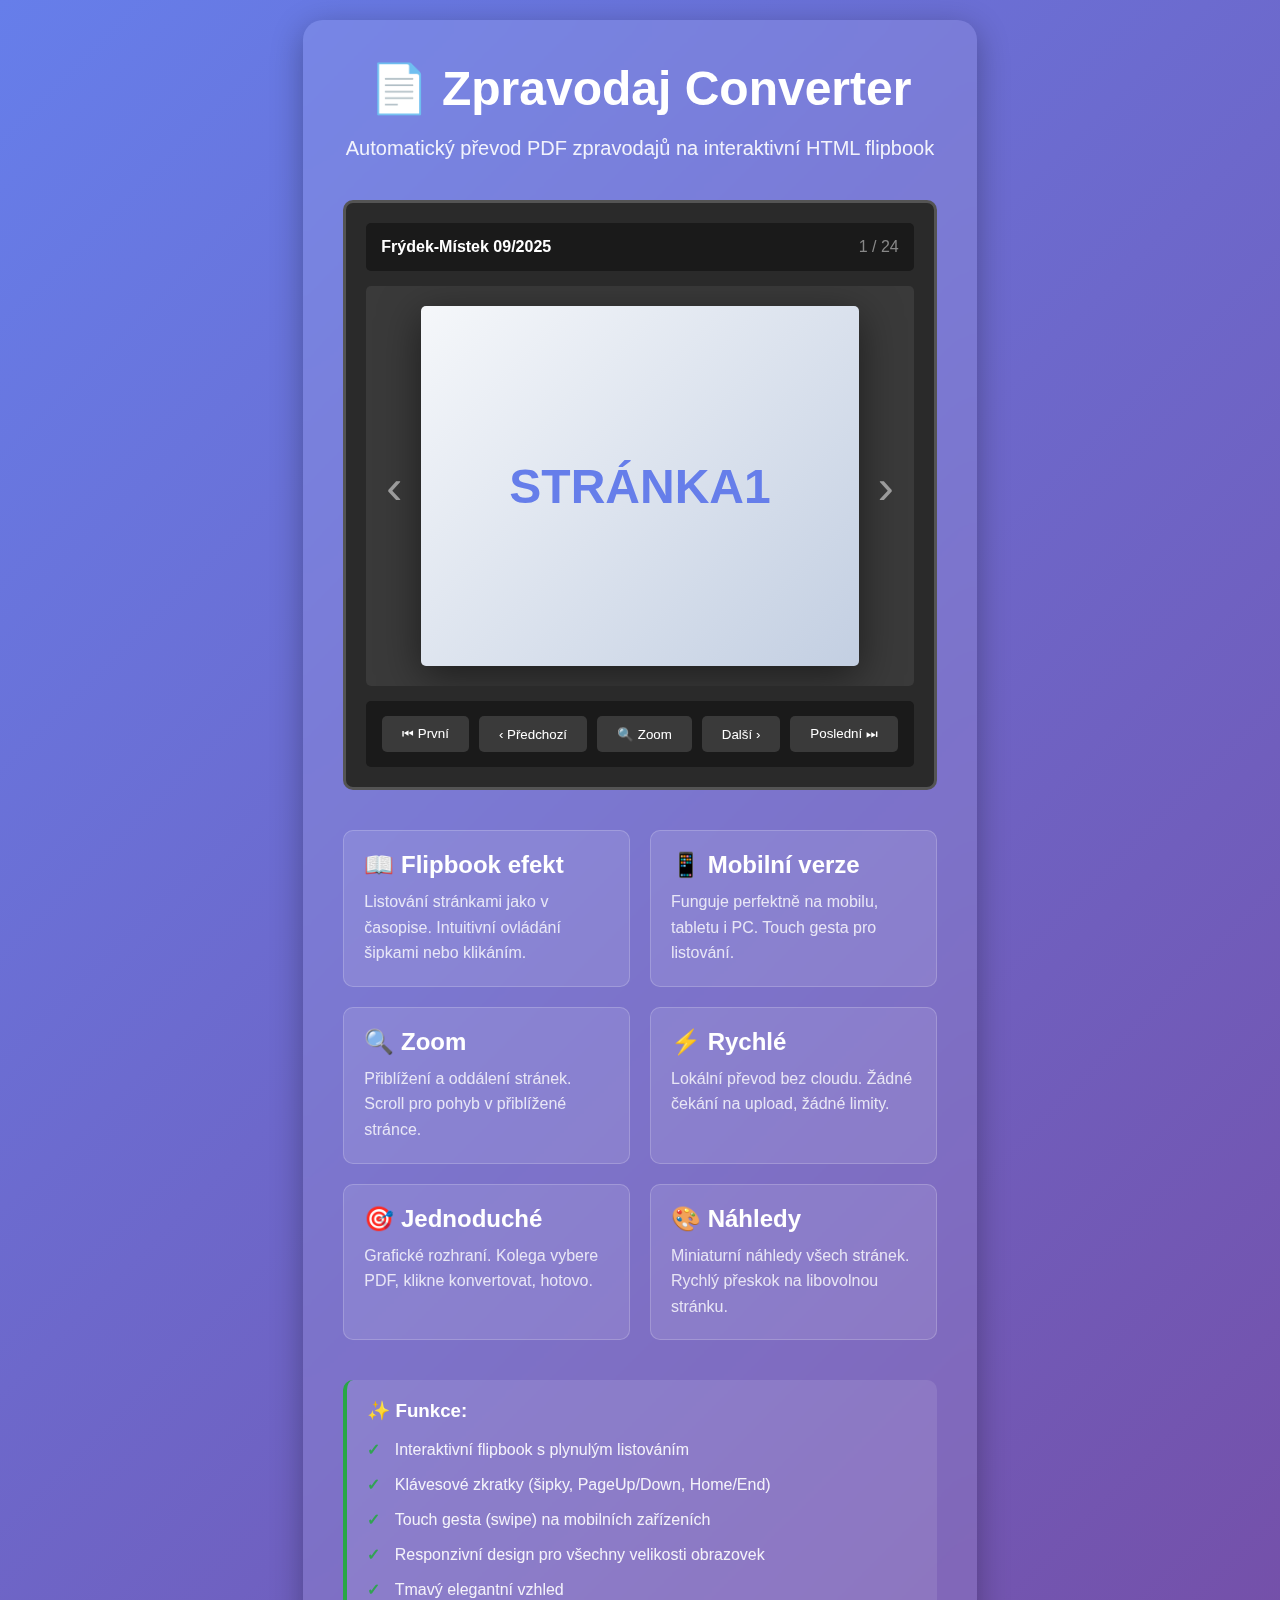
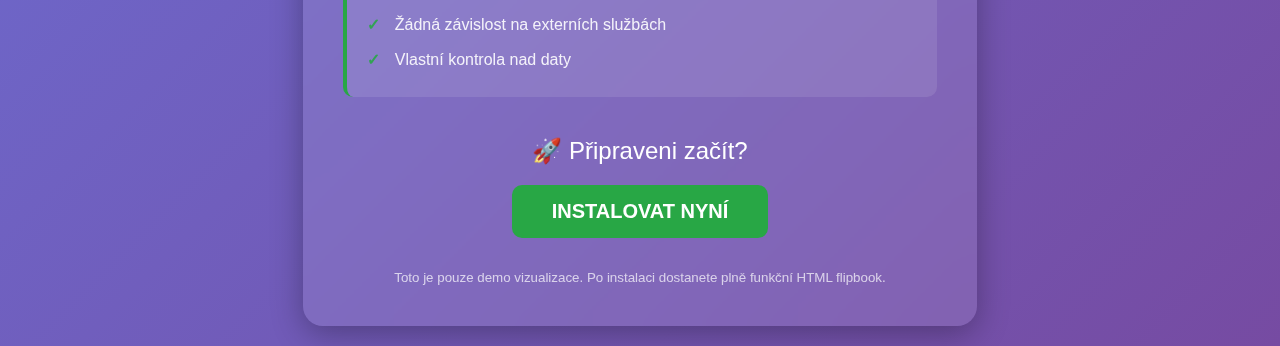
<file: DEMO.html>
<!DOCTYPE html>
<html lang="cs">
<head>
    <meta charset="UTF-8">
    <meta name="viewport" content="width=device-width, initial-scale=1.0">
    <title>Zpravodaj Converter - DEMO</title>
    <style>
        * {
            margin: 0;
            padding: 0;
            box-sizing: border-box;
        }

        body {
            font-family: -apple-system, BlinkMacSystemFont, "Segoe UI", Roboto, sans-serif;
            background: linear-gradient(135deg, #667eea 0%, #764ba2 100%);
            color: #fff;
            min-height: 100vh;
            display: flex;
            flex-direction: column;
            align-items: center;
            justify-content: center;
            padding: 20px;
        }

        .container {
            max-width: 900px;
            background: rgba(255, 255, 255, 0.1);
            backdrop-filter: blur(10px);
            border-radius: 20px;
            padding: 40px;
            box-shadow: 0 8px 32px rgba(0, 0, 0, 0.3);
        }

        h1 {
            font-size: 48px;
            margin-bottom: 20px;
            text-align: center;
        }

        .subtitle {
            text-align: center;
            font-size: 20px;
            opacity: 0.9;
            margin-bottom: 40px;
        }

        .features {
            display: grid;
            grid-template-columns: repeat(auto-fit, minmax(250px, 1fr));
            gap: 20px;
            margin: 40px 0;
        }

        .feature {
            background: rgba(255, 255, 255, 0.1);
            padding: 20px;
            border-radius: 10px;
            border: 1px solid rgba(255, 255, 255, 0.2);
        }

        .feature h3 {
            font-size: 24px;
            margin-bottom: 10px;
        }

        .feature p {
            opacity: 0.8;
            line-height: 1.6;
        }

        .mockup {
            background: #2a2a2a;
            border-radius: 10px;
            padding: 20px;
            margin: 30px 0;
            border: 3px solid rgba(255, 255, 255, 0.2);
        }

        .mockup-header {
            background: #1a1a1a;
            padding: 15px;
            border-radius: 5px;
            display: flex;
            justify-content: space-between;
            align-items: center;
            margin-bottom: 15px;
        }

        .mockup-title {
            font-weight: 600;
        }

        .mockup-pages {
            color: #888;
        }

        .mockup-viewer {
            background: #3a3a3a;
            height: 400px;
            border-radius: 5px;
            display: flex;
            align-items: center;
            justify-content: center;
            position: relative;
            overflow: hidden;
        }

        .mockup-page {
            width: 80%;
            height: 90%;
            background: linear-gradient(135deg, #f5f7fa 0%, #c3cfe2 100%);
            border-radius: 5px;
            box-shadow: 0 10px 40px rgba(0, 0, 0, 0.5);
            display: flex;
            align-items: center;
            justify-content: center;
            font-size: 48px;
            color: #667eea;
            font-weight: bold;
        }

        .nav-arrow {
            position: absolute;
            font-size: 48px;
            cursor: pointer;
            user-select: none;
            opacity: 0.5;
            transition: opacity 0.3s;
        }

        .nav-arrow:hover {
            opacity: 1;
        }

        .nav-arrow.left {
            left: 20px;
        }

        .nav-arrow.right {
            right: 20px;
        }

        .mockup-controls {
            background: #1a1a1a;
            padding: 15px;
            border-radius: 5px;
            display: flex;
            justify-content: center;
            gap: 10px;
            margin-top: 15px;
        }

        .control-btn {
            background: #3a3a3a;
            color: white;
            border: none;
            padding: 10px 20px;
            border-radius: 5px;
            cursor: pointer;
            transition: background 0.3s;
        }

        .control-btn:hover {
            background: #4a4a4a;
        }

        .cta {
            text-align: center;
            margin-top: 40px;
        }

        .cta-text {
            font-size: 24px;
            margin-bottom: 20px;
        }

        .cta-button {
            display: inline-block;
            background: #28a745;
            color: white;
            padding: 15px 40px;
            border-radius: 10px;
            text-decoration: none;
            font-size: 20px;
            font-weight: bold;
            transition: transform 0.2s, box-shadow 0.2s;
        }

        .cta-button:hover {
            transform: translateY(-2px);
            box-shadow: 0 5px 20px rgba(0, 0, 0, 0.3);
        }

        .info {
            background: rgba(255, 255, 255, 0.1);
            padding: 20px;
            border-radius: 10px;
            margin-top: 30px;
            border-left: 4px solid #28a745;
        }

        .info h3 {
            margin-bottom: 10px;
        }

        .info ul {
            list-style: none;
            padding-left: 0;
        }

        .info li {
            padding: 8px 0;
            opacity: 0.9;
        }

        .info li:before {
            content: "✓ ";
            color: #28a745;
            font-weight: bold;
            margin-right: 10px;
        }
    </style>
</head>
<body>
    <div class="container">
        <h1>📄 Zpravodaj Converter</h1>
        <div class="subtitle">Automatický převod PDF zpravodajů na interaktivní HTML flipbook</div>

        <div class="mockup">
            <div class="mockup-header">
                <div class="mockup-title">Frýdek-Místek 09/2025</div>
                <div class="mockup-pages"><span id="currentPage">1</span> / 24</div>
            </div>

            <div class="mockup-viewer">
                <div class="nav-arrow left" onclick="prevPage()">‹</div>
                <div class="mockup-page" id="page">
                    STRÁNKA <span id="pageNum">1</span>
                </div>
                <div class="nav-arrow right" onclick="nextPage()">›</div>
            </div>

            <div class="mockup-controls">
                <button class="control-btn" onclick="firstPage()">⏮ První</button>
                <button class="control-btn" onclick="prevPage()">‹ Předchozí</button>
                <button class="control-btn">🔍 Zoom</button>
                <button class="control-btn" onclick="nextPage()">Další ›</button>
                <button class="control-btn" onclick="lastPage()">Poslední ⏭</button>
            </div>
        </div>

        <div class="features">
            <div class="feature">
                <h3>📖 Flipbook efekt</h3>
                <p>Listování stránkami jako v časopise. Intuitivní ovládání šipkami nebo klikáním.</p>
            </div>
            <div class="feature">
                <h3>📱 Mobilní verze</h3>
                <p>Funguje perfektně na mobilu, tabletu i PC. Touch gesta pro listování.</p>
            </div>
            <div class="feature">
                <h3>🔍 Zoom</h3>
                <p>Přiblížení a oddálení stránek. Scroll pro pohyb v přiblížené stránce.</p>
            </div>
            <div class="feature">
                <h3>⚡ Rychlé</h3>
                <p>Lokální převod bez cloudu. Žádné čekání na upload, žádné limity.</p>
            </div>
            <div class="feature">
                <h3>🎯 Jednoduché</h3>
                <p>Grafické rozhraní. Kolega vybere PDF, klikne konvertovat, hotovo.</p>
            </div>
            <div class="feature">
                <h3>🎨 Náhledy</h3>
                <p>Miniaturní náhledy všech stránek. Rychlý přeskok na libovolnou stránku.</p>
            </div>
        </div>

        <div class="info">
            <h3>✨ Funkce:</h3>
            <ul>
                <li>Interaktivní flipbook s plynulým listováním</li>
                <li>Klávesové zkratky (šipky, PageUp/Down, Home/End)</li>
                <li>Touch gesta (swipe) na mobilních zařízeních</li>
                <li>Responzivní design pro všechny velikosti obrazovek</li>
                <li>Tmavý elegantní vzhled</li>
                <li>Žádná závislost na externích službách</li>
                <li>Vlastní kontrola nad daty</li>
            </ul>
        </div>

        <div class="cta">
            <div class="cta-text">🚀 Připraveni začít?</div>
            <a href="#" class="cta-button" onclick="alert('Dvojklik na START_HERE.bat pro instalaci!'); return false;">
                INSTALOVAT NYNÍ
            </a>
        </div>

        <div style="text-align: center; margin-top: 30px; opacity: 0.7;">
            <small>Toto je pouze demo vizualizace. Po instalaci dostanete plně funkční HTML flipbook.</small>
        </div>
    </div>

    <script>
        let currentPage = 1;
        const totalPages = 24;

        function updatePage() {
            document.getElementById('pageNum').textContent = currentPage;
            document.getElementById('currentPage').textContent = currentPage;
        }

        function nextPage() {
            if (currentPage < totalPages) {
                currentPage++;
                updatePage();
            }
        }

        function prevPage() {
            if (currentPage > 1) {
                currentPage--;
                updatePage();
            }
        }

        function firstPage() {
            currentPage = 1;
            updatePage();
        }

        function lastPage() {
            currentPage = totalPages;
            updatePage();
        }

        // Keyboard support
        document.addEventListener('keydown', (e) => {
            if (e.key === 'ArrowLeft') prevPage();
            if (e.key === 'ArrowRight') nextPage();
        });
    </script>
</body>
</html>
</file>
<file: demo/css/style.css>
* {
    margin: 0;
    padding: 0;
    box-sizing: border-box;
}

body {
    font-family: -apple-system, BlinkMacSystemFont, "Segoe UI", Roboto, "Helvetica Neue", Arial, sans-serif;
    background: #e8e8e8;
    color: #333;
    overflow: hidden;
    height: 100vh;
}

#flipbook-container {
    display: flex;
    flex-direction: column;
    height: 100vh;
}

/* Modrý toolbar inspirovaný Munipolis */
#flipbook-toolbar {
    background: #2563a6;
    padding: 8px 15px;
    display: flex;
    align-items: center;
    gap: 5px;
    box-shadow: 0 2px 4px rgba(0,0,0,0.2);
    z-index: 100;
}

.toolbar-btn {
    background: transparent;
    color: white;
    border: none;
    padding: 8px 12px;
    cursor: pointer;
    border-radius: 3px;
    font-size: 16px;
    transition: background 0.2s;
}

.toolbar-btn:hover {
    background: rgba(255, 255, 255, 0.15);
}

.toolbar-btn:active {
    background: rgba(255, 255, 255, 0.25);
}

#page-info {
    background: white;
    color: #333;
    padding: 4px 12px;
    border-radius: 3px;
    font-size: 14px;
    margin: 0 10px;
    min-width: 60px;
    text-align: center;
}

#current-page {
    font-weight: 600;
}

#flipbook-viewer {
    flex: 1;
    display: flex;
    align-items: center;
    justify-content: center;
    position: relative;
    overflow: auto;
    background: #e8e8e8;
    padding: 20px;
}

#flipbook {
    width: 80%;
    height: 85vh;
    margin: 0 auto;
    user-select: none;
}

#flipbook .page {
    width: 50%;
    height: 100%;
    background-color: white;
    background-size: 100% 100%;
}

#flipbook .page img {
    width: 100%;
    height: 100%;
    object-fit: contain;
}

/* Turn.js shadows */
#flipbook .even .gradient {
    position: absolute;
    top: 0;
    left: 0;
    width: 100%;
    height: 100%;
    background: linear-gradient(to right, rgba(0,0,0,0) 0%, rgba(0,0,0,0.2) 100%);
}

#flipbook .odd .gradient {
    position: absolute;
    top: 0;
    right: 0;
    width: 100%;
    height: 100%;
    background: linear-gradient(to left, rgba(0,0,0,0) 0%, rgba(0,0,0,0.15) 100%);
}

/* Zoom container */
.zoomed-view {
    cursor: move;
    cursor: grab;
}

.zoomed-view:active {
    cursor: grabbing;
}

/* Thumbnail sidebar (left side) */
#thumbnail-sidebar {
    position: fixed;
    left: 0;
    top: 48px; /* Below toolbar */
    width: 180px;
    height: calc(100vh - 48px);
    background: #f8f9fa;
    border-right: 1px solid #ddd;
    overflow-y: auto;
    z-index: 50;
    transition: transform 0.3s ease;
}

#thumbnail-sidebar.thumbnail-sidebar-hidden {
    transform: translateX(-100%);
}

#thumbnail-sidebar-content {
    padding: 10px;
}

.thumbnail-item {
    position: relative;
    margin-bottom: 15px;
    cursor: pointer;
    border: 3px solid transparent;
    border-radius: 4px;
    overflow: hidden;
    transition: all 0.2s;
    background: white;
    box-shadow: 0 2px 4px rgba(0,0,0,0.1);
}

.thumbnail-item:hover {
    transform: translateX(5px);
    box-shadow: 0 4px 8px rgba(0,0,0,0.15);
}

.thumbnail-item.active {
    border-color: #2563a6;
    background: #e3f2fd;
}

.thumbnail-item img {
    width: 100%;
    display: block;
}

.thumb-page-num {
    position: absolute;
    bottom: 5px;
    right: 5px;
    background: rgba(37, 99, 166, 0.9);
    color: white;
    padding: 3px 8px;
    border-radius: 3px;
    font-size: 11px;
    font-weight: bold;
}

#thumbnail-sidebar::-webkit-scrollbar {
    width: 8px;
}

#thumbnail-sidebar::-webkit-scrollbar-track {
    background: #f1f1f1;
}

#thumbnail-sidebar::-webkit-scrollbar-thumb {
    background: #2563a6;
    border-radius: 4px;
}

#thumbnail-sidebar::-webkit-scrollbar-thumb:hover {
    background: #1e4f8a;
}

@media (max-width: 768px) {
    .toolbar-btn {
        padding: 6px 10px;
        font-size: 14px;
    }

    #page-info {
        font-size: 12px;
        padding: 3px 8px;
    }

    .nav-btn {
        font-size: 32px;
        padding: 15px 10px;
    }

    #thumbnail-sidebar {
        width: 140px;
    }

    #page-container {
        gap: 0;
        max-width: 100%;
    }

    .page-spread {
        width: 100%;
    }

    .page-left + .page-right {
        display: none;
    }
}

::-webkit-scrollbar {
    width: 8px;
    height: 8px;
}

::-webkit-scrollbar-track {
    background: #1a1a1a;
}

::-webkit-scrollbar-thumb {
    background: #4a4a4a;
    border-radius: 4px;
}

::-webkit-scrollbar-thumb:hover {
    background: #5a5a5a;
}

/* Overlays - positioned under toolbar (no fullscreen black) */
#search-overlay,
#zoom-menu-overlay,
#share-overlay,
#ai-summary-overlay,
#menu-overlay {
    position: fixed;
    top: 48px;
    right: 20px;
    z-index: 1000;
    display: flex;
    align-items: flex-start;
    justify-content: flex-end;
}

.search-modal {
    background: white;
    padding: 25px;
    border-radius: 12px;
    max-width: 500px;
    width: auto;
    min-width: 350px;
    max-height: calc(100vh - 80px);
    overflow-y: auto;
    box-shadow: 0 10px 40px rgba(0,0,0,0.2), 0 2px 8px rgba(0,0,0,0.1);
    border: 1px solid #e0e0e0;
}

.search-modal h2 {
    margin-bottom: 20px;
    color: #2563a6;
}

#search-input {
    width: 100%;
    padding: 12px;
    border: 2px solid #2563a6;
    border-radius: 4px;
    font-size: 16px;
    margin-bottom: 15px;
}

#search-results {
    max-height: 400px;
    overflow-y: auto;
    margin: 15px 0;
}

.search-result-item {
    padding: 12px;
    margin: 8px 0;
    background: #f5f5f5;
    border-radius: 4px;
    cursor: pointer;
    transition: background 0.2s;
}

.search-result-item:hover {
    background: #e0e0e0;
}

.search-result-page {
    font-weight: bold;
    color: #2563a6;
    margin-bottom: 5px;
}

.search-result-snippet {
    font-size: 14px;
    color: #666;
}

.search-highlight {
    background: yellow;
    font-weight: bold;
}

#search-close-btn,
#ai-summary-close-btn,
#menu-close-btn,
#share-close-btn,
#zoom-menu-close-btn {
    background: #2563a6;
    color: white;
    border: none;
    padding: 10px 20px;
    border-radius: 4px;
    cursor: pointer;
    font-size: 16px;
    margin-top: 15px;
}

#search-close-btn:hover,
#ai-summary-close-btn:hover,
#menu-close-btn:hover,
#share-close-btn:hover,
#zoom-menu-close-btn:hover {
    background: #1e4f8a;
}

/* AI Summary result styling */
.ai-summary-result {
    background: #f9f9f9;
    padding: 15px;
    border-radius: 6px;
    border-left: 4px solid #2563a6;
}

.ai-summary-result h3 {
    color: #2563a6;
    margin-bottom: 15px;
    font-size: 18px;
}

.ai-summary-result h4 {
    color: #333;
    margin-top: 15px;
    margin-bottom: 8px;
    font-size: 15px;
}

.ai-summary-result ul {
    margin-left: 20px;
    margin-bottom: 10px;
}

.ai-summary-result li {
    margin: 5px 0;
    color: #555;
    line-height: 1.5;
}

/* Menu item styling */
.menu-item {
    display: flex;
    justify-content: space-between;
    align-items: center;
    padding: 12px 15px;
    margin: 8px 0;
    background: #f5f5f5;
    border-radius: 4px;
    cursor: pointer;
    transition: all 0.2s;
    border-left: 3px solid transparent;
}

.menu-item:hover {
    background: #e0e0e0;
    border-left-color: #2563a6;
    transform: translateX(2px);
}

.menu-item-text {
    flex: 1;
    font-size: 14px;
    color: #333;
    font-weight: 500;
}

.menu-item-page {
    font-size: 13px;
    color: #2563a6;
    font-weight: bold;
    background: rgba(37, 99, 166, 0.1);
    padding: 4px 10px;
    border-radius: 12px;
    margin-left: 10px;
}

/* Menu content scrolling */
#menu-content {
    max-height: 400px;
    overflow-y: auto;
    margin: 15px 0;
}

#menu-content::-webkit-scrollbar {
    width: 8px;
}

#menu-content::-webkit-scrollbar-track {
    background: #f1f1f1;
    border-radius: 4px;
}

#menu-content::-webkit-scrollbar-thumb {
    background: #2563a6;
    border-radius: 4px;
}

#menu-content::-webkit-scrollbar-thumb:hover {
    background: #1e4f8a;
}

/* AI summary content scrolling */
#ai-summary-content {
    max-height: 500px;
    overflow-y: auto;
}

#ai-summary-content::-webkit-scrollbar {
    width: 8px;
}

#ai-summary-content::-webkit-scrollbar-track {
    background: #f1f1f1;
    border-radius: 4px;
}

#ai-summary-content::-webkit-scrollbar-thumb {
    background: #2563a6;
    border-radius: 4px;
}

#ai-summary-content::-webkit-scrollbar-thumb:hover {
    background: #1e4f8a;
}

/* Zoom menu styling */
.zoom-options {
    display: grid;
    grid-template-columns: repeat(4, 1fr);
    gap: 10px;
    margin: 20px 0;
}

.zoom-option-btn {
    padding: 12px 16px;
    background: #f5f5f5;
    border: 2px solid transparent;
    border-radius: 6px;
    cursor: pointer;
    font-size: 16px;
    font-weight: 500;
    color: #333;
    transition: all 0.2s;
}

.zoom-option-btn:hover {
    background: #e3f2fd;
    border-color: #2563a6;
    transform: translateY(-2px);
    box-shadow: 0 4px 8px rgba(0,0,0,0.1);
}

.zoom-option-btn.active {
    background: #2563a6;
    color: white;
    border-color: #2563a6;
}

#zoom-slider {
    -webkit-appearance: none;
    appearance: none;
    width: 100%;
    height: 8px;
    background: #ddd;
    border-radius: 5px;
    outline: none;
    margin: 15px 0;
}

#zoom-slider::-webkit-slider-thumb {
    -webkit-appearance: none;
    appearance: none;
    width: 20px;
    height: 20px;
    background: #2563a6;
    border-radius: 50%;
    cursor: pointer;
    transition: all 0.2s;
}

#zoom-slider::-webkit-slider-thumb:hover {
    background: #1e4f8a;
    transform: scale(1.2);
}

#zoom-slider::-moz-range-thumb {
    width: 20px;
    height: 20px;
    background: #2563a6;
    border-radius: 50%;
    cursor: pointer;
    border: none;
}
</file>
